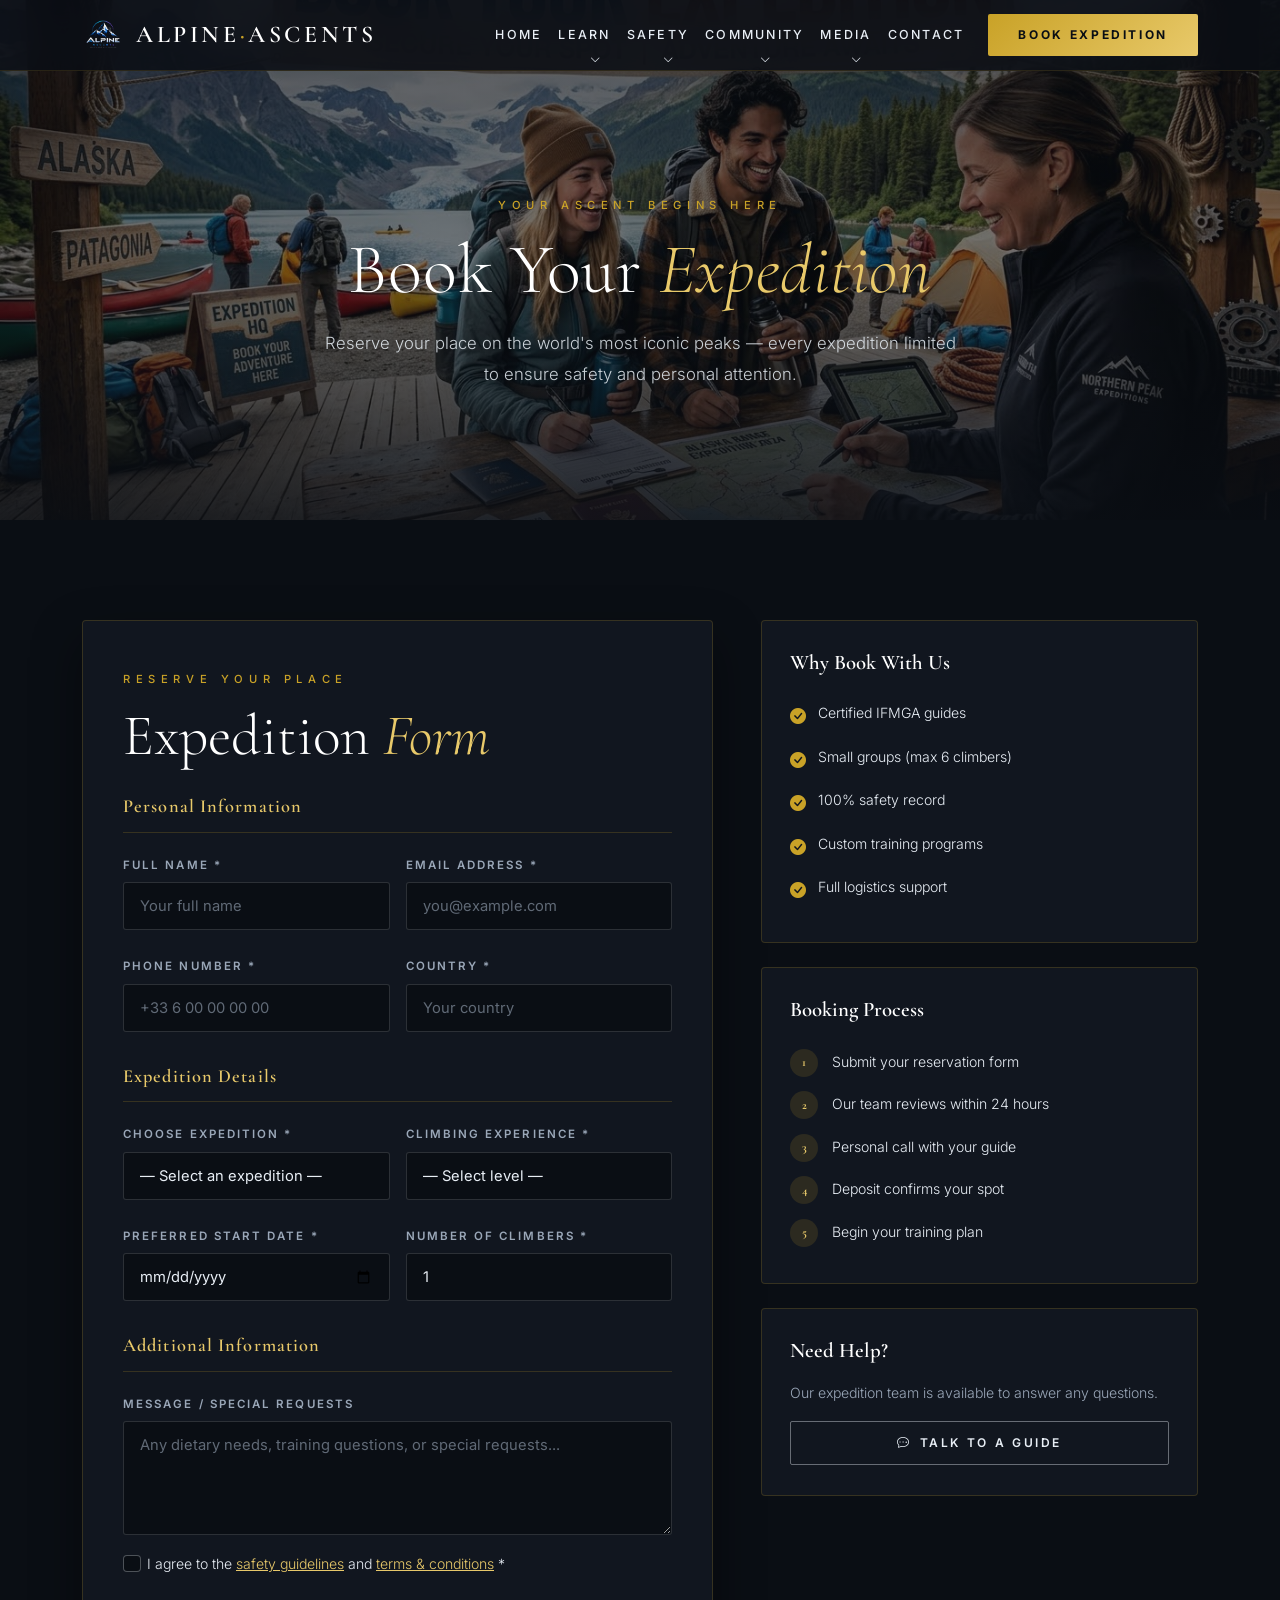
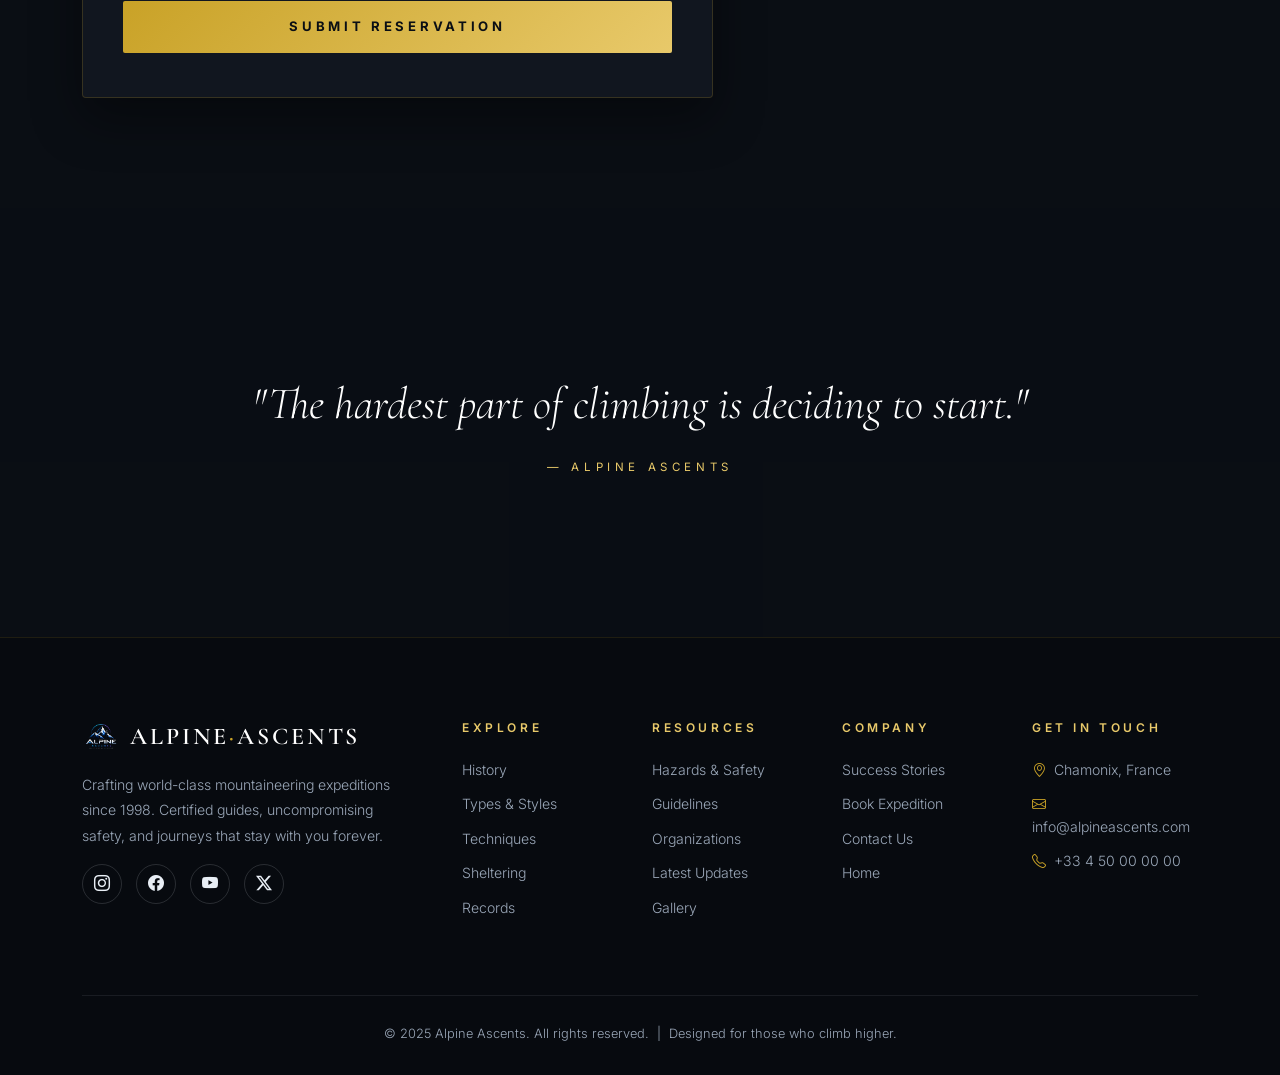
<file: html/booking.html>
<!DOCTYPE html>
<html lang="en">
<head>
  <meta charset="UTF-8">
  <meta name="viewport" content="width=device-width, initial-scale=1.0">
  <meta name="description" content="Book your Alpine Ascents expedition — reserve your place on the world's most iconic peaks.">
  <title>Book Expedition — Alpine Ascents</title>
  <!-- browser logo -->
  <link rel="icon" type="image/png" href="../images/logo.png/logo1.png">

  <link href="https://cdn.jsdelivr.net/npm/bootstrap@5.3.2/dist/css/bootstrap.min.css" rel="stylesheet">
  <link href="https://cdn.jsdelivr.net/npm/bootstrap-icons@1.11.1/font/bootstrap-icons.css" rel="stylesheet">
  <link rel="preconnect" href="https://fonts.googleapis.com">
  <link rel="preconnect" href="https://fonts.gstatic.com" crossorigin>
  <link href="https://fonts.googleapis.com/css2?family=Cormorant+Garamond:ital,wght@0,300;0,400;0,500;0,600;0,700;1,300;1,400;1,500&family=Inter:wght@300;400;500;600;700&display=swap" rel="stylesheet">

  <link rel="stylesheet" href="../css/style.css">
  <link rel="stylesheet" href="../css/booking.css">
</head>
<body>

  <div id="mainContent" class="show">

    <!-- ==========================================
         NAVBAR
    =========================================== -->
    <nav class="navbar navbar-expand-lg fixed-top" id="mainNav">
      <div class="container">

        <a class="navbar-brand d-flex align-items-center" href="../index.html">
          <img src="../images/logo.png/logo1.png" alt="Alpine Ascents" class="brand-logo">
          <span class="brand-text">ALPINE<span>·</span>ASCENTS</span>
        </a>

        <button class="navbar-toggler border-0" type="button"
                data-bs-toggle="collapse" data-bs-target="#navMenu"
                aria-controls="navMenu" aria-expanded="false" aria-label="Toggle navigation">
          <i class="bi bi-list text-white fs-2"></i>
        </button>

        <div class="collapse navbar-collapse justify-content-end" id="navMenu">
          <ul class="navbar-nav align-items-lg-center">

            <li class="nav-item">
              <a class="nav-link" href="../index.html">Home</a>
            </li>

            <li class="nav-item dropdown">
              <a class="nav-link dropdown-toggle" href="#" id="learnDropdown"
                 role="button" data-bs-toggle="dropdown" aria-expanded="false">
                Learn
              </a>
              <ul class="dropdown-menu" aria-labelledby="learnDropdown">
                <li><a class="dropdown-item" href="history.html"><i class="bi bi-clock-history"></i> History</a></li>
                <li><a class="dropdown-item" href="types-styles.html"><i class="bi bi-diagram-3"></i> Types &amp; Styles</a></li>
                <li><a class="dropdown-item" href="techniques.html"><i class="bi bi-tools"></i> Techniques</a></li>
                <li><a class="dropdown-item" href="sheltering.html"><i class="bi bi-house-door"></i> Sheltering</a></li>
              </ul>
            </li>

            <li class="nav-item dropdown">
              <a class="nav-link dropdown-toggle" href="#" id="safetyDropdown"
                 role="button" data-bs-toggle="dropdown" aria-expanded="false">
                Safety
              </a>
              <ul class="dropdown-menu" aria-labelledby="safetyDropdown">
                <li><a class="dropdown-item" href="hazards-safety.html"><i class="bi bi-shield-exclamation"></i> Hazards &amp; Safety</a></li>
                <li><a class="dropdown-item" href="guidelines.html"><i class="bi bi-journal-check"></i> Guidelines</a></li>
              </ul>
            </li>

            <li class="nav-item dropdown">
              <a class="nav-link dropdown-toggle" href="#" id="communityDropdown"
                 role="button" data-bs-toggle="dropdown" aria-expanded="false">
                Community
              </a>
              <ul class="dropdown-menu" aria-labelledby="communityDropdown">
                <li><a class="dropdown-item" href="records.html"><i class="bi bi-trophy"></i> Mountaineering Records</a></li>
                <li><a class="dropdown-item" href="organizations.html"><i class="bi bi-people"></i> Organizations &amp; Clubs</a></li>
                <li><a class="dropdown-item" href="success-stories.html"><i class="bi bi-star"></i> Success Stories</a></li>
              </ul>
            </li>

            <li class="nav-item dropdown">
              <a class="nav-link dropdown-toggle" href="#" id="mediaDropdown"
                 role="button" data-bs-toggle="dropdown" aria-expanded="false">
                Media
              </a>
              <ul class="dropdown-menu" aria-labelledby="mediaDropdown">
                <li><a class="dropdown-item" href="gallery.html"><i class="bi bi-images"></i> Gallery</a></li>
                <li><a class="dropdown-item" href="latest-developments.html"><i class="bi bi-newspaper"></i> Latest Developments</a></li>
              </ul>
            </li>

            <li class="nav-item">
              <a class="nav-link" href="contact.html">Contact</a>
            </li>

            <li class="nav-item ms-lg-3 mt-3 mt-lg-0">
              <a class="btn btn-gold active" href="booking.html">Book Expedition</a>
            </li>

          </ul>
        </div>
      </div>
    </nav>


    <!-- ==========================================
         PAGE HERO
    =========================================== -->
    <header class="page-hero" style="background-image:url('../images/image82.jpeg');">
      <div class="page-hero-overlay"></div>
      <div class="container page-hero-content text-center">
        <span class="section-eyebrow">Your Ascent Begins Here</span>
        <h1 class="page-title">Book Your <span class="italic">Expedition</span></h1>
        <p class="page-subtitle">
          Reserve your place on the world's most iconic peaks — every expedition 
          limited to ensure safety and personal attention.
        </p>
      </div>
    </header>


    <!-- ==========================================
         BOOKING FORM SECTION
    =========================================== -->
    <section class="booking-section">
      <div class="container">
        <div class="row g-5">

          <!-- LEFT: FORM -->
          <div class="col-lg-7">
            <div class="booking-form-wrap reveal">
              <span class="section-eyebrow">Reserve Your Place</span>
              <h2 class="section-title mb-4">Expedition <span class="italic">Form</span></h2>

              <form id="bookingForm" novalidate>

                <!-- Personal Info -->
                <div class="form-group-title">Personal Information</div>

                <div class="row g-3">
                  <div class="col-md-6">
                    <label class="form-label" for="fullName">Full Name *</label>
                    <input type="text" class="form-control" id="fullName" name="fullName"
                           placeholder="Your full name" required>
                    <div class="form-error" data-error-for="fullName"></div>
                  </div>

                  <div class="col-md-6">
                    <label class="form-label" for="email">Email Address *</label>
                    <input type="email" class="form-control" id="email" name="email"
                           placeholder="you@example.com" required>
                    <div class="form-error" data-error-for="email"></div>
                  </div>

                  <div class="col-md-6">
                    <label class="form-label" for="phone">Phone Number *</label>
                    <input type="tel" class="form-control" id="phone" name="phone"
                           placeholder="+33 6 00 00 00 00" required>
                    <div class="form-error" data-error-for="phone"></div>
                  </div>

                  <div class="col-md-6">
                    <label class="form-label" for="country">Country *</label>
                    <input type="text" class="form-control" id="country" name="country"
                           placeholder="Your country" required>
                    <div class="form-error" data-error-for="country"></div>
                  </div>
                </div>

                <!-- Expedition Details -->
                <div class="form-group-title mt-4">Expedition Details</div>

                <div class="row g-3">
                  <div class="col-md-6">
                    <label class="form-label" for="expedition">Choose Expedition *</label>
                    <select class="form-select" id="expedition" name="expedition" required>
                      <option value="">— Select an expedition —</option>
                      <option value="Mont Blanc">Mont Blanc · 4,808 m · 8 days</option>
                      <option value="Matterhorn">Matterhorn · 4,478 m · 10 days</option>
                      <option value="Everest">Mount Everest · 8,848 m · 60 days</option>
                      <option value="Kilimanjaro">Kilimanjaro · 5,895 m · 9 days</option>
                      <option value="Denali">Denali · 6,190 m · 21 days</option>
                      <option value="Aconcagua">Aconcagua · 6,961 m · 18 days</option>
                    </select>
                    <div class="form-error" data-error-for="expedition"></div>
                  </div>

                  <div class="col-md-6">
                    <label class="form-label" for="experience">Climbing Experience *</label>
                    <select class="form-select" id="experience" name="experience" required>
                      <option value="">— Select level —</option>
                      <option value="beginner">Beginner (no prior experience)</option>
                      <option value="intermediate">Intermediate (1–5 climbs)</option>
                      <option value="advanced">Advanced (5+ climbs)</option>
                      <option value="expert">Expert (many high-altitude climbs)</option>
                    </select>
                    <div class="form-error" data-error-for="experience"></div>
                  </div>

                  <div class="col-md-6">
                    <label class="form-label" for="date">Preferred Start Date *</label>
                    <input type="date" class="form-control" id="date" name="date" required>
                    <div class="form-error" data-error-for="date"></div>
                  </div>

                  <div class="col-md-6">
                    <label class="form-label" for="climbers">Number of Climbers *</label>
                    <input type="number" class="form-control" id="climbers" name="climbers"
                           min="1" max="10" value="1" required>
                    <div class="form-error" data-error-for="climbers"></div>
                  </div>
                </div>

                <!-- Additional Info -->
                <div class="form-group-title mt-4">Additional Information</div>

                <div class="mb-3">
                  <label class="form-label" for="message">Message / Special Requests</label>
                  <textarea class="form-control" id="message" name="message" rows="4"
                            placeholder="Any dietary needs, training questions, or special requests..."></textarea>
                </div>

                <div class="form-check mb-4">
                  <input class="form-check-input" type="checkbox" id="terms" name="terms" required>
                  <label class="form-check-label" for="terms">
                    I agree to the <a href="guidelines.html" target="_blank">safety guidelines</a> 
                    and <a href="#" target="_blank">terms &amp; conditions</a> *
                  </label>
                  <div class="form-error" data-error-for="terms"></div>
                </div>

                <button type="submit" class="btn btn-gold w-100" id="submitBtn">
                  <span class="btn-text">Submit Reservation</span>
                  <span class="btn-loading d-none">
                    <span class="spinner-border spinner-border-sm me-2"></span>Sending...
                  </span>
                </button>

                <div class="booking-success-message" id="successMessage">
                  <i class="bi bi-check-circle-fill"></i>
                  <div>
                    <strong>Reservation Request Sent!</strong>
                    <p>We'll contact you within 24 hours to confirm your expedition.</p>
                  </div>
                </div>

              </form>
            </div>
          </div>

          <!-- RIGHT: INFO PANEL -->
          <div class="col-lg-5">
            <div class="booking-info-panel reveal">

              <div class="info-card mb-4">
                <h3 class="info-title">Why Book With Us</h3>
                <ul class="info-list">
                  <li><i class="bi bi-check-circle-fill"></i> Certified IFMGA guides</li>
                  <li><i class="bi bi-check-circle-fill"></i> Small groups (max 6 climbers)</li>
                  <li><i class="bi bi-check-circle-fill"></i> 100% safety record</li>
                  <li><i class="bi bi-check-circle-fill"></i> Custom training programs</li>
                  <li><i class="bi bi-check-circle-fill"></i> Full logistics support</li>
                </ul>
              </div>

              <div class="info-card mb-4">
                <h3 class="info-title">Booking Process</h3>
                <ol class="booking-steps">
                  <li>Submit your reservation form</li>
                  <li>Our team reviews within 24 hours</li>
                  <li>Personal call with your guide</li>
                  <li>Deposit confirms your spot</li>
                  <li>Begin your training plan</li>
                </ol>
              </div>

              <div class="info-card">
                <h3 class="info-title">Need Help?</h3>
                <p class="info-text">
                  Our expedition team is available to answer any questions.
                </p>
                <a href="contact.html" class="btn btn-outline-ice w-100">
                  <i class="bi bi-chat-dots me-2"></i>Talk To A Guide
                </a>
              </div>

            </div>
          </div>

        </div>
      </div>
    </section>


    <!-- ==========================================
         PARALLAX QUOTE
    =========================================== -->
    <section class="parallax-quote" style="background-image:url('https://images.unsplash.com/photo-1454496522488-7a8e488e8606?w=1920&q=80');">
      <div class="container">
        <p class="quote-text reveal">
          "The hardest part of climbing is deciding to start."
        </p>
        <div class="quote-author reveal">— Alpine Ascents</div>
      </div>
    </section>


    <!-- ==========================================
         FOOTER
    =========================================== -->
    <footer>
      <div class="container">
        <div class="row gy-4">

          <div class="col-lg-4 col-md-6">
            <a href="../index.html" class="footer-brand-wrap d-flex align-items-center mb-3">
              <img src="../images/logo.png/logo1.png" alt="Alpine Ascents" class="footer-logo">
              <span class="footer-brand">ALPINE<span>·</span>ASCENTS</span>
            </a>
            <p class="footer-text">
              Crafting world-class mountaineering expeditions since 1998.
              Certified guides, uncompromising safety, and journeys that stay with you forever.
            </p>
            <div class="social-icons mt-3">
              <a href="#" aria-label="Instagram"><i class="bi bi-instagram"></i></a>
              <a href="#" aria-label="Facebook"><i class="bi bi-facebook"></i></a>
              <a href="#" aria-label="YouTube"><i class="bi bi-youtube"></i></a>
              <a href="#" aria-label="Twitter"><i class="bi bi-twitter-x"></i></a>
            </div>
          </div>

          <div class="col-lg-2 col-md-6 col-6">
            <div class="footer-heading">Explore</div>
            <ul class="footer-links">
              <li><a href="history.html">History</a></li>
              <li><a href="types-styles.html">Types &amp; Styles</a></li>
              <li><a href="techniques.html">Techniques</a></li>
              <li><a href="sheltering.html">Sheltering</a></li>
              <li><a href="records.html">Records</a></li>
            </ul>
          </div>

          <div class="col-lg-2 col-md-6 col-6">
            <div class="footer-heading">Resources</div>
            <ul class="footer-links">
              <li><a href="hazards-safety.html">Hazards &amp; Safety</a></li>
              <li><a href="guidelines.html">Guidelines</a></li>
              <li><a href="organizations.html">Organizations</a></li>
              <li><a href="latest-developments.html">Latest Updates</a></li>
              <li><a href="gallery.html">Gallery</a></li>
            </ul>
          </div>

          <div class="col-lg-2 col-md-6 col-6">
            <div class="footer-heading">Company</div>
            <ul class="footer-links">
              <li><a href="success-stories.html">Success Stories</a></li>
              <li><a href="booking.html">Book Expedition</a></li>
              <li><a href="contact.html">Contact Us</a></li>
              <li><a href="../index.html">Home</a></li>
            </ul>
          </div>

          <div class="col-lg-2 col-md-6 col-6">
            <div class="footer-heading">Get In Touch</div>
            <ul class="footer-links">
              <li><i class="bi bi-geo-alt me-2 text-warning"></i>Chamonix, France</li>
              <li><i class="bi bi-envelope me-2 text-warning"></i>info@alpineascents.com</li>
              <li><i class="bi bi-telephone me-2 text-warning"></i>+33 4 50 00 00 00</li>
            </ul>
          </div>

        </div>

        <div class="footer-bottom">
          &copy; 2025 Alpine Ascents. All rights reserved. &nbsp;|&nbsp;
          Designed for those who climb higher.
        </div>

      </div>
    </footer>

  </div><!-- /#mainContent -->


  <script src="https://cdn.jsdelivr.net/npm/bootstrap@5.3.2/dist/js/bootstrap.bundle.min.js"></script>
  <script src="https://code.jquery.com/jquery-3.7.1.min.js"></script>
  <script src="../js/main.js"></script>
  <script src="../js/booking.js"></script>

</body>
</html>
</file>
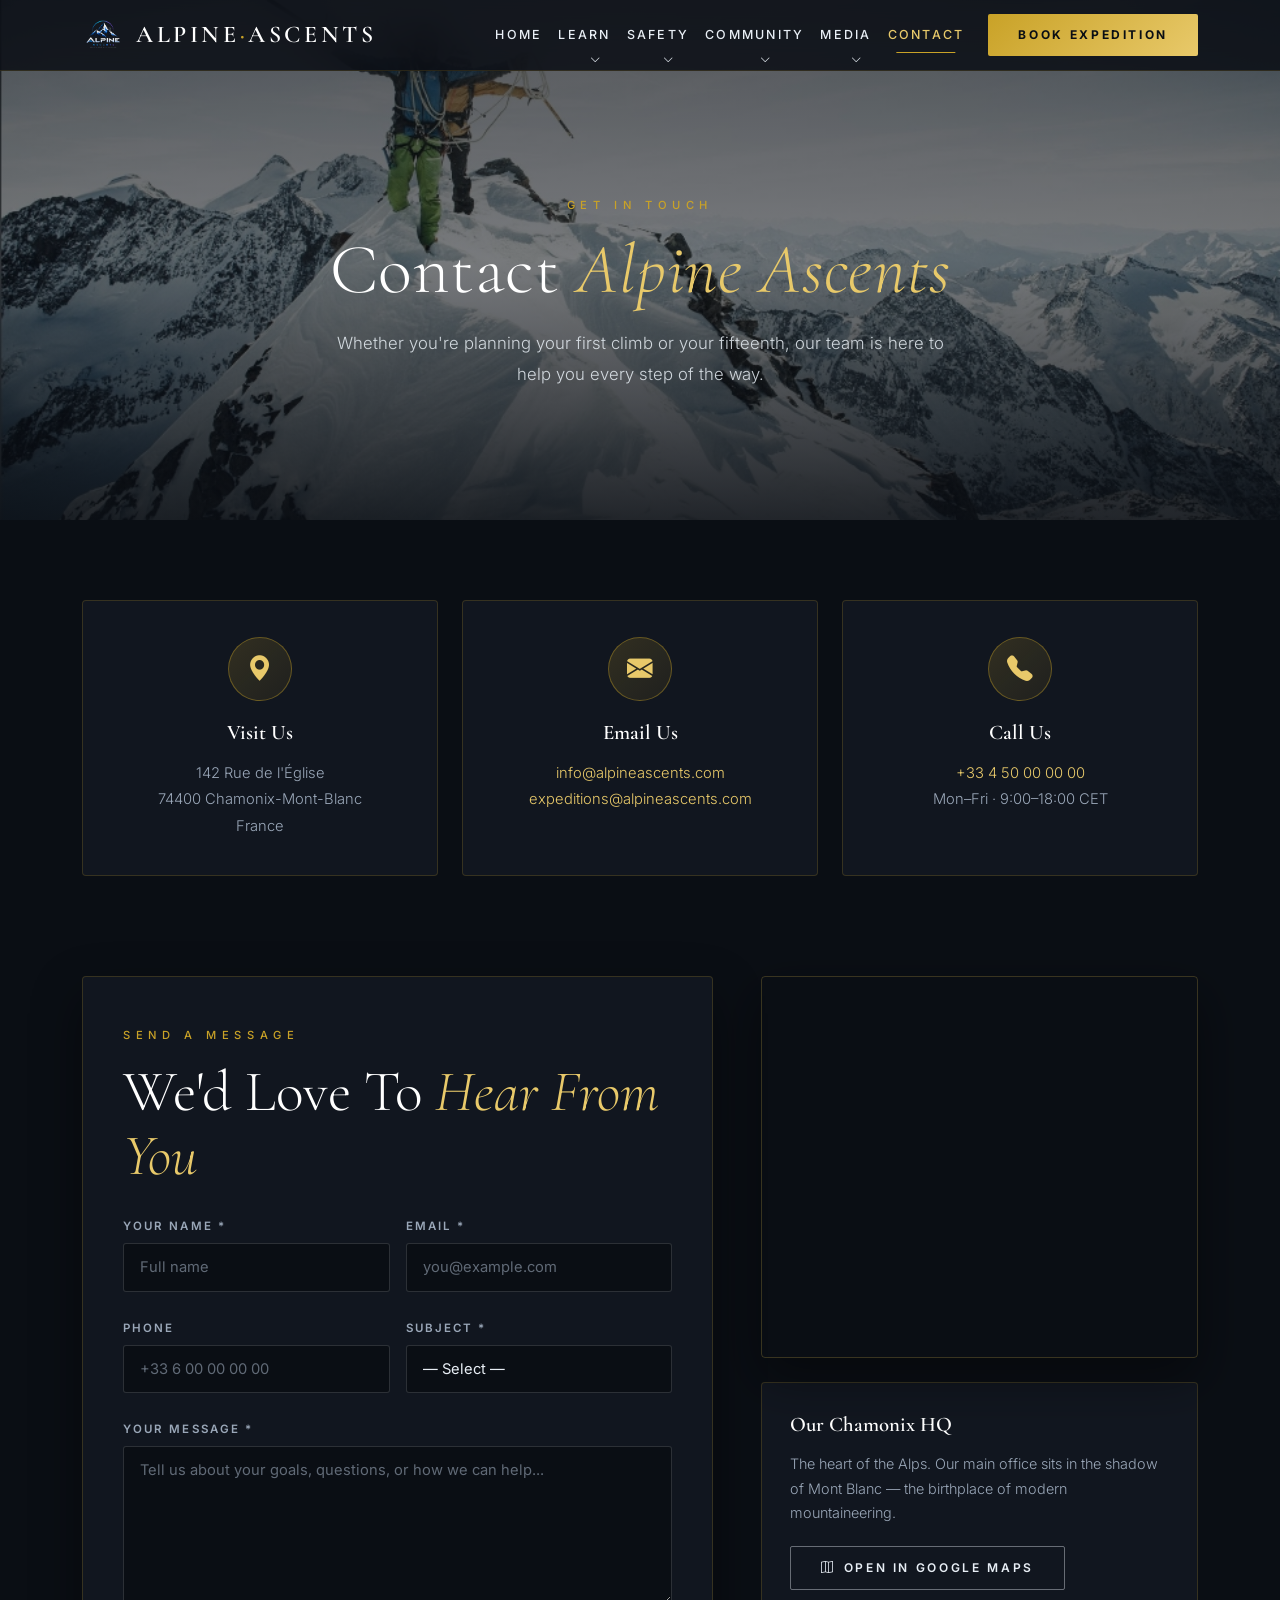
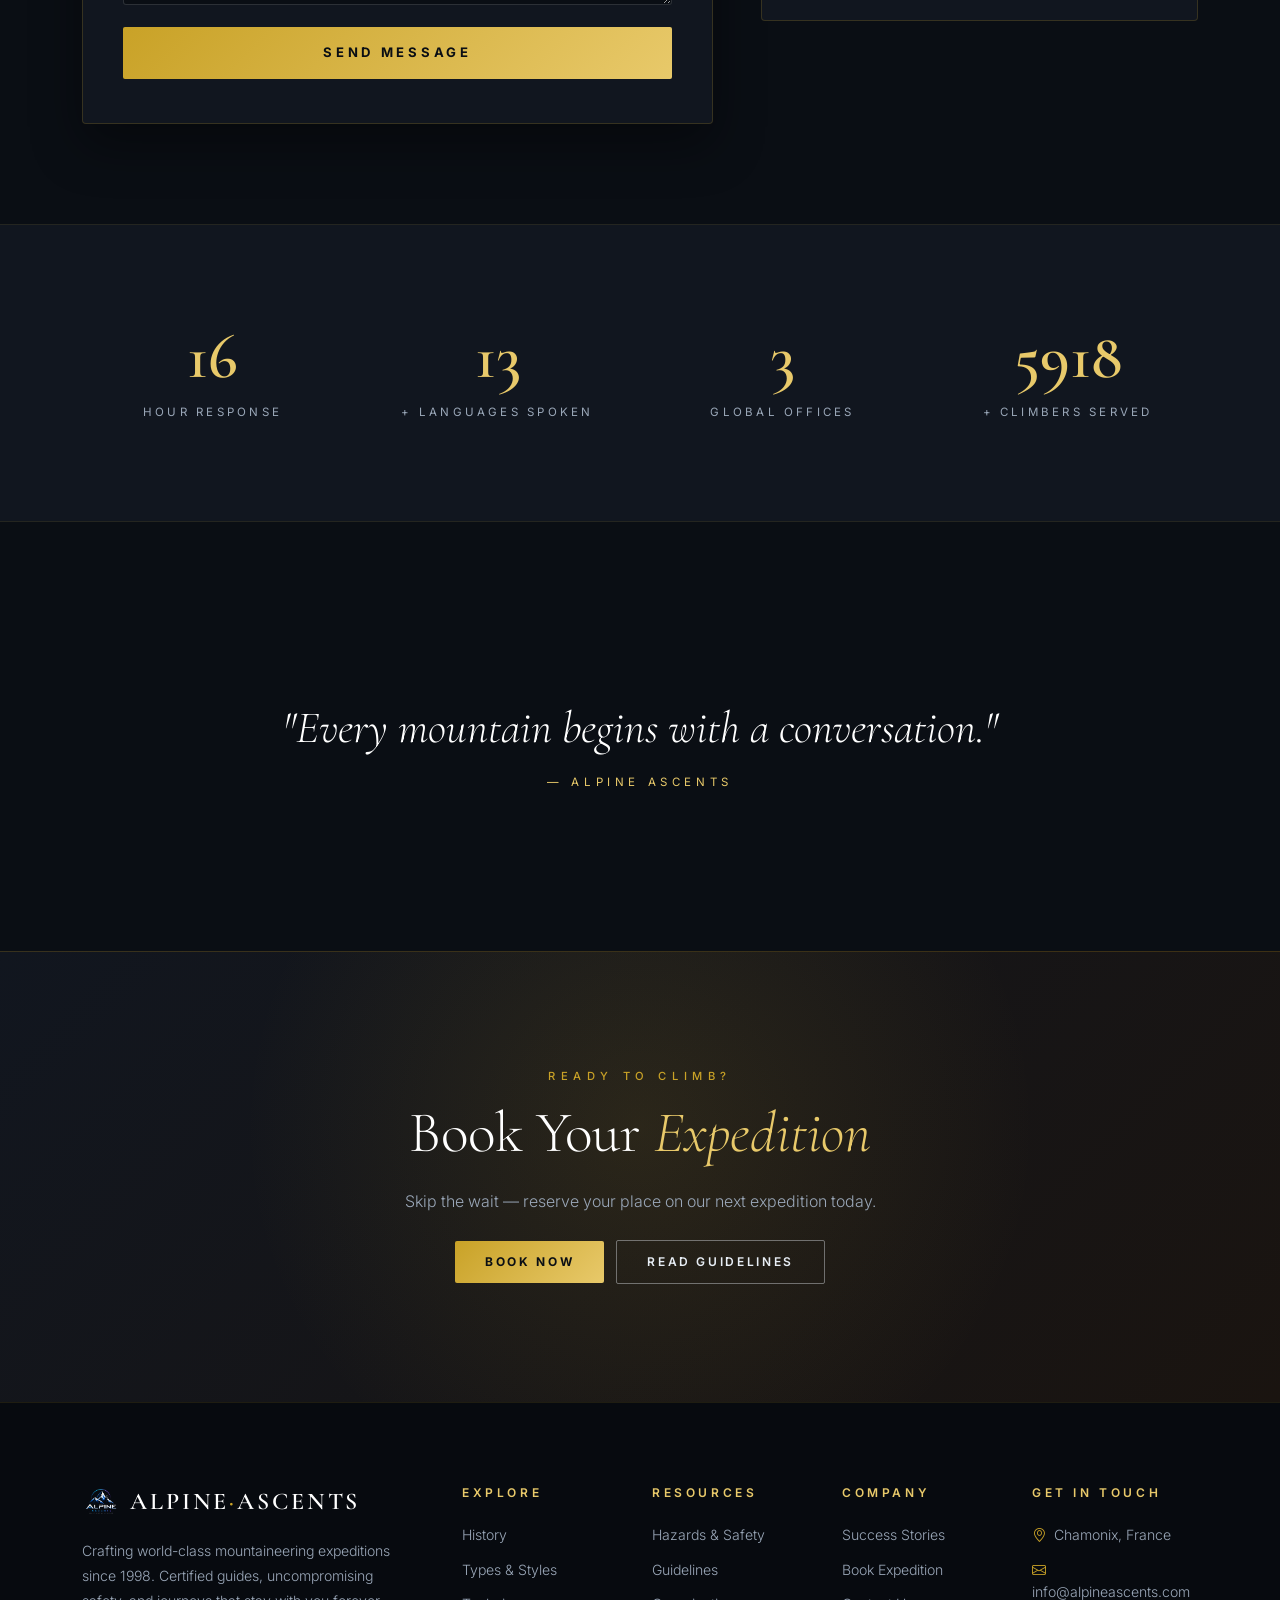
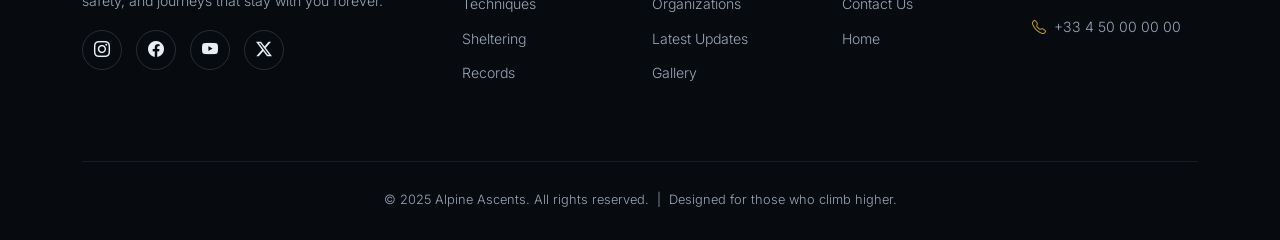
<file: html/contact.html>
<!DOCTYPE html>
<html lang="en">
<head>
  <meta charset="UTF-8">
  <meta name="viewport" content="width=device-width, initial-scale=1.0">
  <meta name="description" content="Contact Alpine Ascents — reach our team for expedition planning, training questions, or general inquiries.">
  <title>Contact Us — Alpine Ascents</title>
  <!-- browser logo -->
  <link rel="icon" type="image/png" href="../images/logo.png/logo1.png">

  <link href="https://cdn.jsdelivr.net/npm/bootstrap@5.3.2/dist/css/bootstrap.min.css" rel="stylesheet">
  <link href="https://cdn.jsdelivr.net/npm/bootstrap-icons@1.11.1/font/bootstrap-icons.css" rel="stylesheet">
  <link rel="preconnect" href="https://fonts.googleapis.com">
  <link rel="preconnect" href="https://fonts.gstatic.com" crossorigin>
  <link href="https://fonts.googleapis.com/css2?family=Cormorant+Garamond:ital,wght@0,300;0,400;0,500;0,600;0,700;1,300;1,400;1,500&family=Inter:wght@300;400;500;600;700&display=swap" rel="stylesheet">

  <link rel="stylesheet" href="../css/style.css">
  <link rel="stylesheet" href="../css/contact.css">
</head>
<body>

  <div id="mainContent" class="show">

    <!-- ==========================================
         NAVBAR
    =========================================== -->
    <nav class="navbar navbar-expand-lg fixed-top" id="mainNav">
      <div class="container">

        <a class="navbar-brand d-flex align-items-center" href="../index.html">
          <img src="../images/logo.png/logo1.png" alt="Alpine Ascents" class="brand-logo">
          <span class="brand-text">ALPINE<span>·</span>ASCENTS</span>
        </a>

        <button class="navbar-toggler border-0" type="button"
                data-bs-toggle="collapse" data-bs-target="#navMenu"
                aria-controls="navMenu" aria-expanded="false" aria-label="Toggle navigation">
          <i class="bi bi-list text-white fs-2"></i>
        </button>

        <div class="collapse navbar-collapse justify-content-end" id="navMenu">
          <ul class="navbar-nav align-items-lg-center">

            <li class="nav-item">
              <a class="nav-link" href="../index.html">Home</a>
            </li>

            <li class="nav-item dropdown">
              <a class="nav-link dropdown-toggle" href="#" id="learnDropdown"
                 role="button" data-bs-toggle="dropdown" aria-expanded="false">
                Learn
              </a>
              <ul class="dropdown-menu" aria-labelledby="learnDropdown">
                <li><a class="dropdown-item" href="history.html"><i class="bi bi-clock-history"></i> History</a></li>
                <li><a class="dropdown-item" href="types-styles.html"><i class="bi bi-diagram-3"></i> Types &amp; Styles</a></li>
                <li><a class="dropdown-item" href="techniques.html"><i class="bi bi-tools"></i> Techniques</a></li>
                <li><a class="dropdown-item" href="sheltering.html"><i class="bi bi-house-door"></i> Sheltering</a></li>
              </ul>
            </li>

            <li class="nav-item dropdown">
              <a class="nav-link dropdown-toggle" href="#" id="safetyDropdown"
                 role="button" data-bs-toggle="dropdown" aria-expanded="false">
                Safety
              </a>
              <ul class="dropdown-menu" aria-labelledby="safetyDropdown">
                <li><a class="dropdown-item" href="hazards-safety.html"><i class="bi bi-shield-exclamation"></i> Hazards &amp; Safety</a></li>
                <li><a class="dropdown-item" href="guidelines.html"><i class="bi bi-journal-check"></i> Guidelines</a></li>
              </ul>
            </li>

            <li class="nav-item dropdown">
              <a class="nav-link dropdown-toggle" href="#" id="communityDropdown"
                 role="button" data-bs-toggle="dropdown" aria-expanded="false">
                Community
              </a>
              <ul class="dropdown-menu" aria-labelledby="communityDropdown">
                <li><a class="dropdown-item" href="records.html"><i class="bi bi-trophy"></i> Mountaineering Records</a></li>
                <li><a class="dropdown-item" href="organizations.html"><i class="bi bi-people"></i> Organizations &amp; Clubs</a></li>
                <li><a class="dropdown-item" href="success-stories.html"><i class="bi bi-star"></i> Success Stories</a></li>
              </ul>
            </li>

            <li class="nav-item dropdown">
              <a class="nav-link dropdown-toggle" href="#" id="mediaDropdown"
                 role="button" data-bs-toggle="dropdown" aria-expanded="false">
                Media
              </a>
              <ul class="dropdown-menu" aria-labelledby="mediaDropdown">
                <li><a class="dropdown-item" href="gallery.html"><i class="bi bi-images"></i> Gallery</a></li>
                <li><a class="dropdown-item" href="latest-developments.html"><i class="bi bi-newspaper"></i> Latest Developments</a></li>
              </ul>
            </li>

            <li class="nav-item">
              <a class="nav-link active" href="contact.html">Contact</a>
            </li>

            <li class="nav-item ms-lg-3 mt-3 mt-lg-0">
              <a class="btn btn-gold" href="booking.html">Book Expedition</a>
            </li>

          </ul>
        </div>
      </div>
    </nav>


    <!-- ==========================================
         PAGE HERO
    =========================================== -->
    <header class="page-hero" style="background-image:url('../images/image81.jpeg');">
      <div class="page-hero-overlay"></div>
      <div class="container page-hero-content text-center">
        <span class="section-eyebrow">Get In Touch</span>
        <h1 class="page-title">Contact <span class="italic">Alpine Ascents</span></h1>
        <p class="page-subtitle">
          Whether you're planning your first climb or your fifteenth, our team is here 
          to help you every step of the way.
        </p>
      </div>
    </header>


    <!-- ==========================================
         CONTACT INFO CARDS
    =========================================== -->
    <section class="contact-info-section">
      <div class="container">
        <div class="row g-4">

          <div class="col-md-4 reveal">
            <div class="contact-info-card">
              <div class="contact-info-icon"><i class="bi bi-geo-alt-fill"></i></div>
              <h3 class="contact-info-title">Visit Us</h3>
              <p class="contact-info-text">
                142 Rue de l'Église<br>
                74400 Chamonix-Mont-Blanc<br>
                France
              </p>
            </div>
          </div>

          <div class="col-md-4 reveal">
            <div class="contact-info-card">
              <div class="contact-info-icon"><i class="bi bi-envelope-fill"></i></div>
              <h3 class="contact-info-title">Email Us</h3>
              <p class="contact-info-text">
                <a href="mailto:info@alpineascents.com">info@alpineascents.com</a><br>
                <a href="mailto:expeditions@alpineascents.com">expeditions@alpineascents.com</a>
              </p>
            </div>
          </div>

          <div class="col-md-4 reveal">
            <div class="contact-info-card">
              <div class="contact-info-icon"><i class="bi bi-telephone-fill"></i></div>
              <h3 class="contact-info-title">Call Us</h3>
              <p class="contact-info-text">
                <a href="tel:+33450000000">+33 4 50 00 00 00</a><br>
                Mon–Fri · 9:00–18:00 CET
              </p>
            </div>
          </div>

        </div>
      </div>
    </section>


    <!-- ==========================================
         CONTACT FORM + MAP
    =========================================== -->
    <section class="contact-section">
      <div class="container">
        <div class="row g-5">

          <!-- FORM -->
          <div class="col-lg-7">
            <div class="contact-form-wrap reveal">
              <span class="section-eyebrow">Send A Message</span>
              <h2 class="section-title mb-4">We'd Love To <span class="italic">Hear From You</span></h2>

              <form id="contactForm" novalidate>
                <div class="row g-3">

                  <div class="col-md-6">
                    <label class="form-label" for="name">Your Name *</label>
                    <input type="text" class="form-control" id="name" name="name"
                           placeholder="Full name" required>
                    <div class="form-error" data-error-for="name"></div>
                  </div>

                  <div class="col-md-6">
                    <label class="form-label" for="email">Email *</label>
                    <input type="email" class="form-control" id="email" name="email"
                           placeholder="you@example.com" required>
                    <div class="form-error" data-error-for="email"></div>
                  </div>

                  <div class="col-md-6">
                    <label class="form-label" for="phone">Phone</label>
                    <input type="tel" class="form-control" id="phone" name="phone"
                           placeholder="+33 6 00 00 00 00">
                  </div>

                  <div class="col-md-6">
                    <label class="form-label" for="subject">Subject *</label>
                    <select class="form-select" id="subject" name="subject" required>
                      <option value="">— Select —</option>
                      <option value="expedition">Expedition Inquiry</option>
                      <option value="training">Training &amp; Preparation</option>
                      <option value="gear">Gear &amp; Equipment</option>
                      <option value="general">General Question</option>
                    </select>
                    <div class="form-error" data-error-for="subject"></div>
                  </div>

                  <div class="col-12">
                    <label class="form-label" for="message">Your Message *</label>
                    <textarea class="form-control" id="message" name="message" rows="6"
                              placeholder="Tell us about your goals, questions, or how we can help..."
                              required></textarea>
                    <div class="form-error" data-error-for="message"></div>
                  </div>

                  <div class="col-12">
                    <button type="submit" class="btn btn-gold w-100" id="submitBtn">
                      <span class="btn-text">Send Message</span>
                      <span class="btn-loading d-none">
                        <span class="spinner-border spinner-border-sm me-2"></span>Sending...
                      </span>
                    </button>
                  </div>

                </div>

                <div class="contact-success-message" id="successMessage">
                  <i class="bi bi-check-circle-fill"></i>
                  <div>
                    <strong>Message Sent!</strong>
                    <p>Thank you for reaching out — we'll reply within 24 hours.</p>
                  </div>
                </div>

              </form>
            </div>
          </div>

          <!-- MAP + INFO -->
          <div class="col-lg-5">
            <div class="contact-map-wrap reveal">
              <div class="map-wrapper">
                <iframe
                  src="https://maps.google.com/maps?q=Chamonix-Mont-Blanc,France&t=&z=13&ie=UTF8&iwloc=&output=embed"
                  width="100%"
                  height="380"
                  style="border:0;"
                  allowfullscreen=""
                  loading="lazy"
                  referrerpolicy="no-referrer-when-downgrade"
                  title="Alpine Ascents Location — Chamonix">
                </iframe>
              </div>
              <div class="contact-location-info">
                <h4>Our Chamonix HQ</h4>
                <p>
                  The heart of the Alps. Our main office sits in the shadow of Mont Blanc — 
                  the birthplace of modern mountaineering.
                </p>
                <a href="https://maps.google.com/?q=Chamonix-Mont-Blanc" target="_blank" class="btn btn-outline-ice">
                  <i class="bi bi-map me-2"></i>Open in Google Maps
                </a>
              </div>
            </div>
          </div>

        </div>
      </div>
    </section>


    <!-- ==========================================
         STATS
    =========================================== -->
    <section class="stats-section">
      <div class="container">
        <div class="row">

          <div class="col-6 col-md-3">
            <div class="stat-item">
              <div class="stat-num" data-count="24">0</div>
              <div class="stat-label">Hour Response</div>
            </div>
          </div>

          <div class="col-6 col-md-3">
            <div class="stat-item">
              <div class="stat-num" data-count="20">0</div>
              <div class="stat-label">+ Languages Spoken</div>
            </div>
          </div>

          <div class="col-6 col-md-3">
            <div class="stat-item">
              <div class="stat-num" data-count="5">0</div>
              <div class="stat-label">Global Offices</div>
            </div>
          </div>

          <div class="col-6 col-md-3">
            <div class="stat-item">
              <div class="stat-num" data-count="8500">0</div>
              <div class="stat-label">+ Climbers Served</div>
            </div>
          </div>

        </div>
      </div>
    </section>


    <!-- ==========================================
         PARALLAX QUOTE
    =========================================== -->
    <section class="parallax-quote" style="background-image:url('https://images.unsplash.com/photo-1454496522488-7a8e488e8606?w=1920&q=80');">
      <div class="container">
        <p class="quote-text reveal">
          "Every mountain begins with a conversation."
        </p>
        <div class="quote-author reveal">— Alpine Ascents</div>
      </div>
    </section>


    <!-- ==========================================
         CTA
    =========================================== -->
    <section class="cta-section">
      <div class="container">
        <div class="reveal">
          <span class="section-eyebrow">Ready To Climb?</span>
          <h2 class="section-title">
            Book Your <span class="italic">Expedition</span>
          </h2>
          <p class="section-desc mx-auto mb-4">
            Skip the wait — reserve your place on our next expedition today.
          </p>
          <a href="booking.html" class="btn btn-gold me-2 mb-2">Book Now</a>
          <a href="guidelines.html" class="btn btn-outline-ice mb-2">Read Guidelines</a>
        </div>
      </div>
    </section>


    <!-- ==========================================
         FOOTER
    =========================================== -->
    <footer>
      <div class="container">
        <div class="row gy-4">

          <div class="col-lg-4 col-md-6">
            <a href="../index.html" class="footer-brand-wrap d-flex align-items-center mb-3">
              <img src="../images/logo.png/logo1.png" alt="Alpine Ascents" class="footer-logo">
              <span class="footer-brand">ALPINE<span>·</span>ASCENTS</span>
            </a>
            <p class="footer-text">
              Crafting world-class mountaineering expeditions since 1998.
              Certified guides, uncompromising safety, and journeys that stay with you forever.
            </p>
            <div class="social-icons mt-3">
              <a href="#" aria-label="Instagram"><i class="bi bi-instagram"></i></a>
              <a href="#" aria-label="Facebook"><i class="bi bi-facebook"></i></a>
              <a href="#" aria-label="YouTube"><i class="bi bi-youtube"></i></a>
              <a href="#" aria-label="Twitter"><i class="bi bi-twitter-x"></i></a>
            </div>
          </div>

          <div class="col-lg-2 col-md-6 col-6">
            <div class="footer-heading">Explore</div>
            <ul class="footer-links">
              <li><a href="history.html">History</a></li>
              <li><a href="types-styles.html">Types &amp; Styles</a></li>
              <li><a href="techniques.html">Techniques</a></li>
              <li><a href="sheltering.html">Sheltering</a></li>
              <li><a href="records.html">Records</a></li>
            </ul>
          </div>

          <div class="col-lg-2 col-md-6 col-6">
            <div class="footer-heading">Resources</div>
            <ul class="footer-links">
              <li><a href="hazards-safety.html">Hazards &amp; Safety</a></li>
              <li><a href="guidelines.html">Guidelines</a></li>
              <li><a href="organizations.html">Organizations</a></li>
              <li><a href="latest-developments.html">Latest Updates</a></li>
              <li><a href="gallery.html">Gallery</a></li>
            </ul>
          </div>

          <div class="col-lg-2 col-md-6 col-6">
            <div class="footer-heading">Company</div>
            <ul class="footer-links">
              <li><a href="success-stories.html">Success Stories</a></li>
              <li><a href="booking.html">Book Expedition</a></li>
              <li><a href="contact.html">Contact Us</a></li>
              <li><a href="../index.html">Home</a></li>
            </ul>
          </div>

          <div class="col-lg-2 col-md-6 col-6">
            <div class="footer-heading">Get In Touch</div>
            <ul class="footer-links">
              <li><i class="bi bi-geo-alt me-2 text-warning"></i>Chamonix, France</li>
              <li><i class="bi bi-envelope me-2 text-warning"></i>info@alpineascents.com</li>
              <li><i class="bi bi-telephone me-2 text-warning"></i>+33 4 50 00 00 00</li>
            </ul>
          </div>

        </div>

        <div class="footer-bottom">
          &copy; 2025 Alpine Ascents. All rights reserved. &nbsp;|&nbsp;
          Designed for those who climb higher.
        </div>

      </div>
    </footer>

  </div><!-- /#mainContent -->


  <script src="https://cdn.jsdelivr.net/npm/bootstrap@5.3.2/dist/js/bootstrap.bundle.min.js"></script>
  <script src="https://code.jquery.com/jquery-3.7.1.min.js"></script>
  <script src="../js/main.js"></script>
  <script src="../js/contact.js"></script>

</body>
</html>
</file>
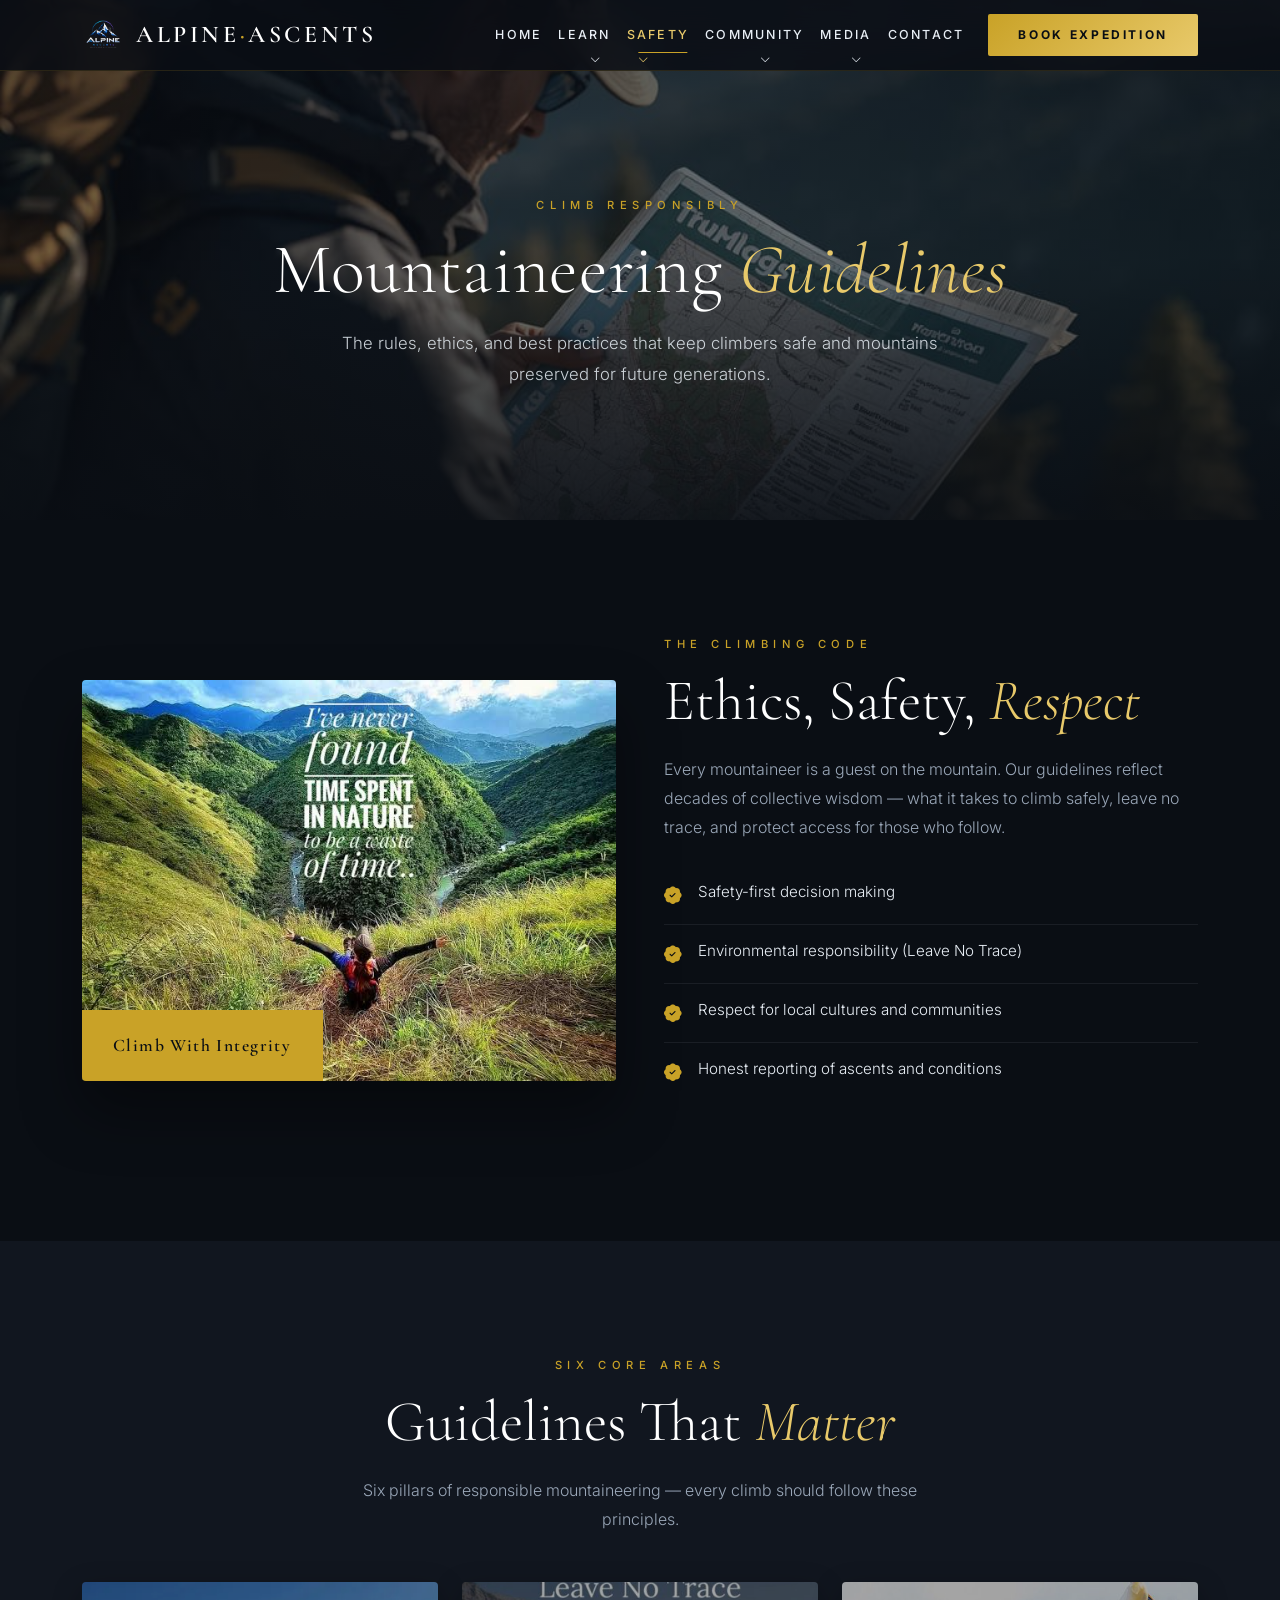
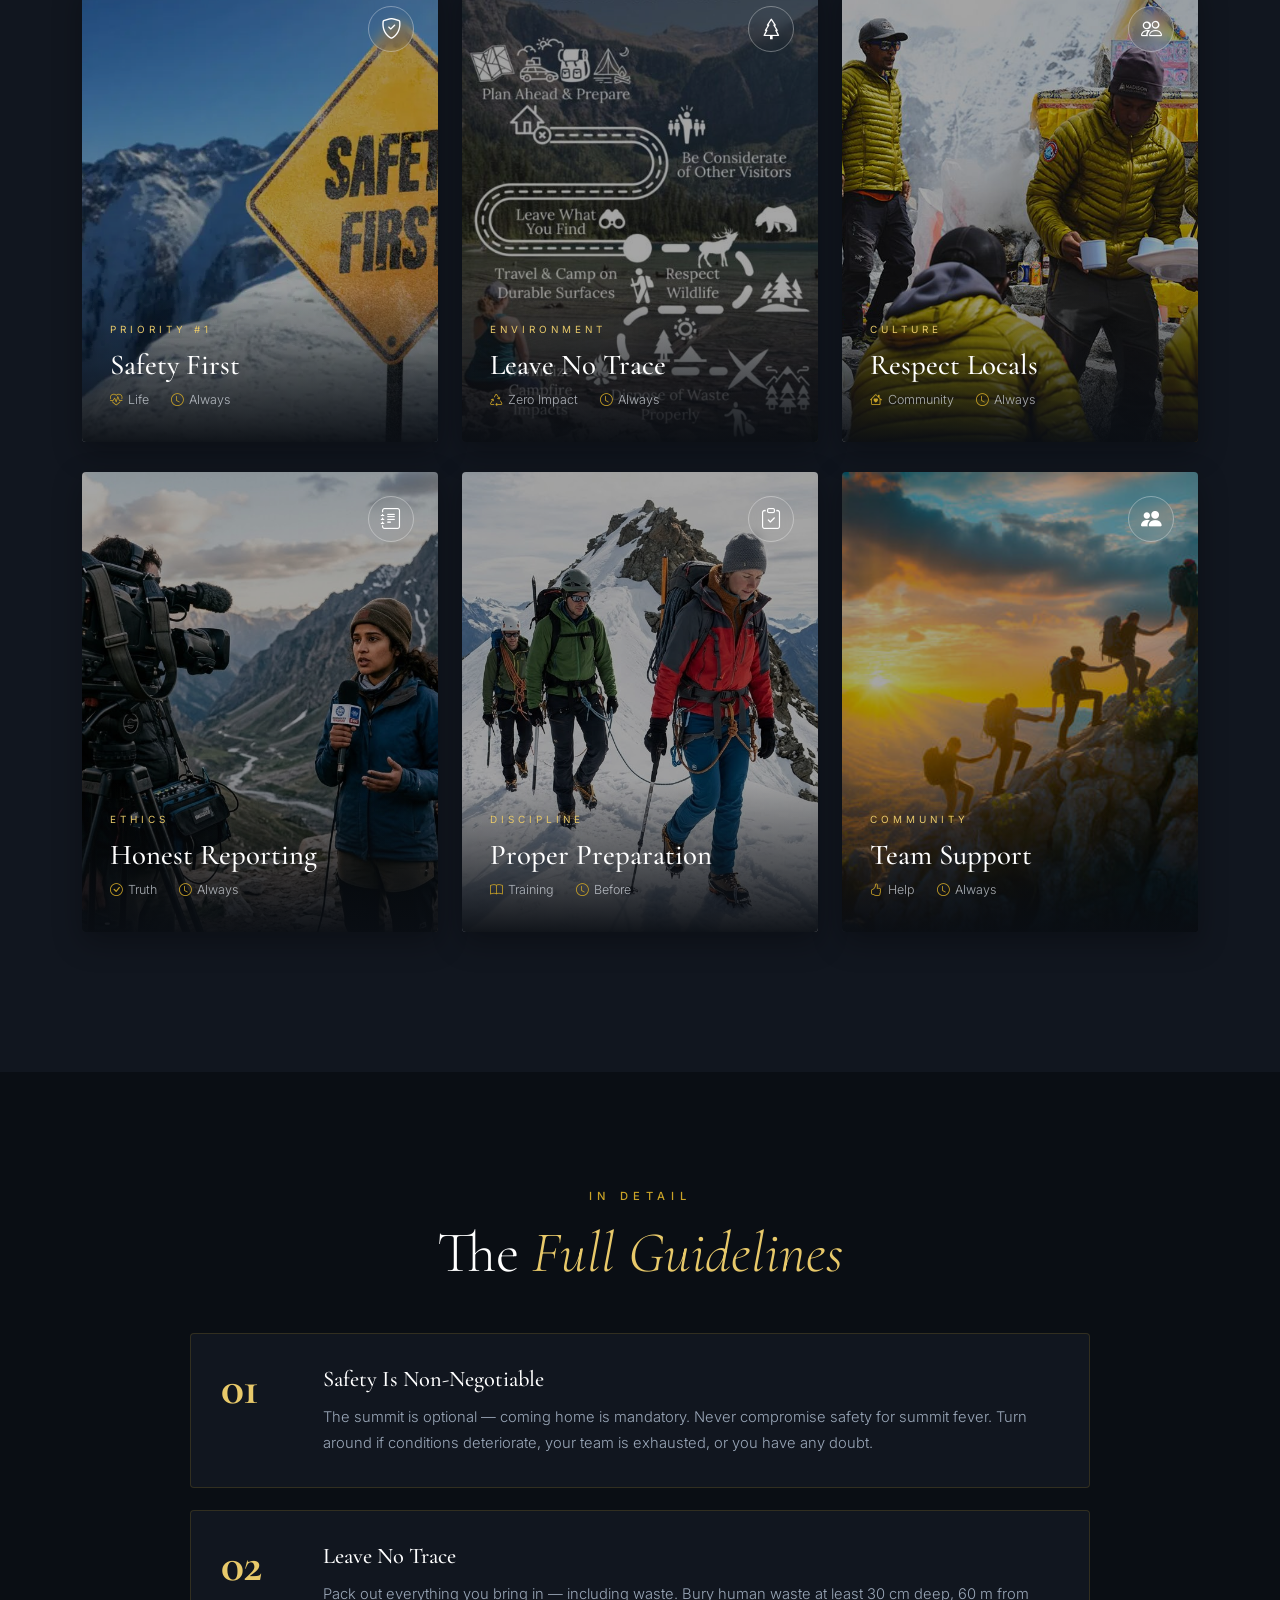
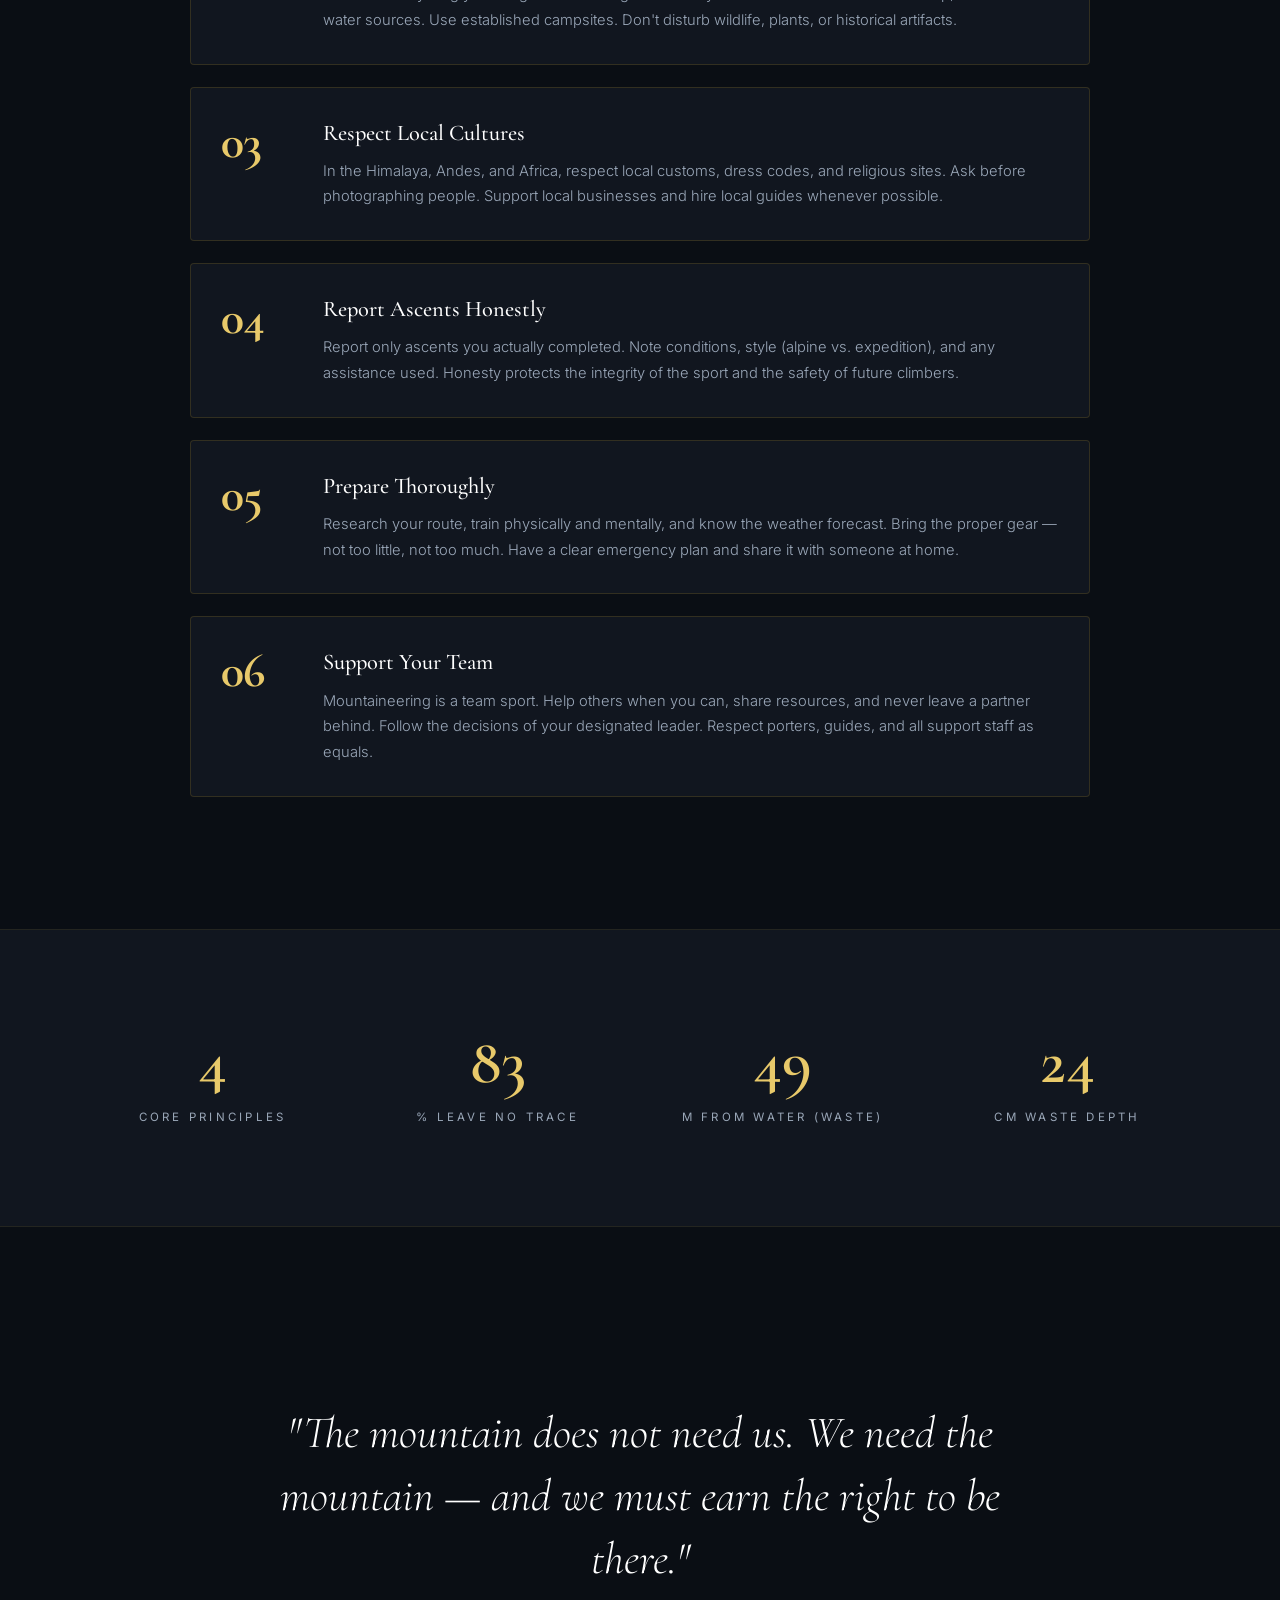
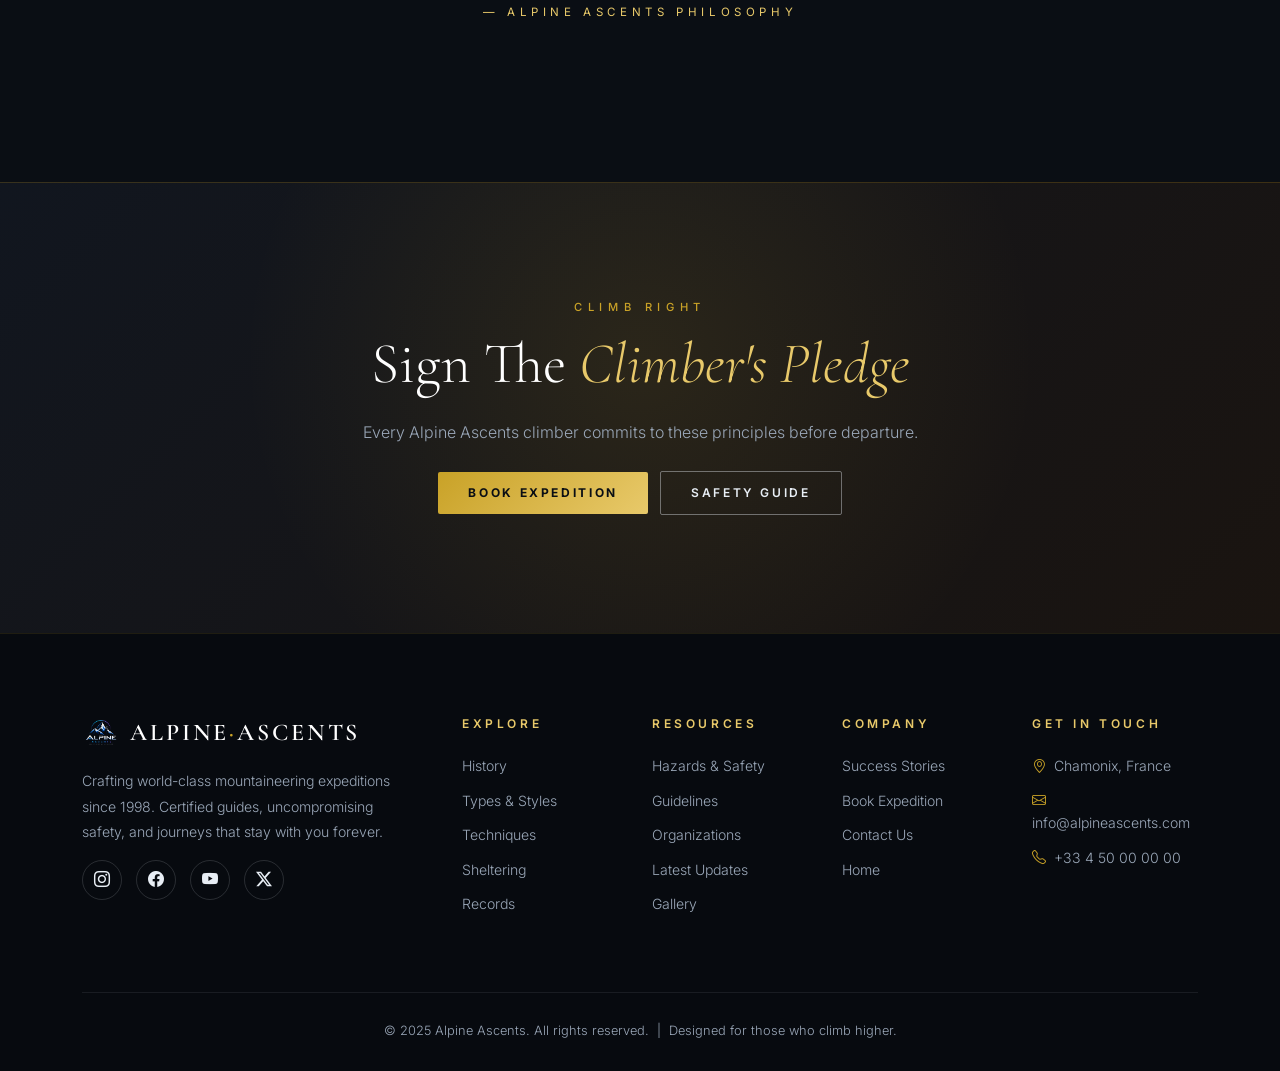
<file: html/guidelines.html>
<!DOCTYPE html>
<html lang="en">
<head>
  <meta charset="UTF-8">
  <meta name="viewport" content="width=device-width, initial-scale=1.0">
  <meta name="description" content="Mountaineering guidelines — safety rules, environmental responsibility, and best practices for responsible climbing.">
  <title>Mountaineering Guidelines — Alpine Ascents</title>
  <!-- browser logo -->
  <link rel="icon" type="image/png" href="../images/logo.png/logo1.png">

  <link href="https://cdn.jsdelivr.net/npm/bootstrap@5.3.2/dist/css/bootstrap.min.css" rel="stylesheet">
  <link href="https://cdn.jsdelivr.net/npm/bootstrap-icons@1.11.1/font/bootstrap-icons.css" rel="stylesheet">
  <link rel="preconnect" href="https://fonts.googleapis.com">
  <link rel="preconnect" href="https://fonts.gstatic.com" crossorigin>
  <link href="https://fonts.googleapis.com/css2?family=Cormorant+Garamond:ital,wght@0,300;0,400;0,500;0,600;0,700;1,300;1,400;1,500&family=Inter:wght@300;400;500;600;700&display=swap" rel="stylesheet">

  <link rel="stylesheet" href="../css/style.css">
  <link rel="stylesheet" href="../css/guidelines.css">
</head>
<body>

  <div id="mainContent" class="show">

    <!-- ==========================================
         NAVBAR
    =========================================== -->
    <nav class="navbar navbar-expand-lg fixed-top" id="mainNav">
      <div class="container">

        <a class="navbar-brand d-flex align-items-center" href="../index.html">
          <img src="../images/logo.png/logo1.png" alt="Alpine Ascents" class="brand-logo">
          <span class="brand-text">ALPINE<span>·</span>ASCENTS</span>
        </a>

        <button class="navbar-toggler border-0" type="button"
                data-bs-toggle="collapse" data-bs-target="#navMenu"
                aria-controls="navMenu" aria-expanded="false" aria-label="Toggle navigation">
          <i class="bi bi-list text-white fs-2"></i>
        </button>

        <div class="collapse navbar-collapse justify-content-end" id="navMenu">
          <ul class="navbar-nav align-items-lg-center">

            <li class="nav-item">
              <a class="nav-link" href="../index.html">Home</a>
            </li>

            <li class="nav-item dropdown">
              <a class="nav-link dropdown-toggle" href="#" id="learnDropdown"
                 role="button" data-bs-toggle="dropdown" aria-expanded="false">
                Learn
              </a>
              <ul class="dropdown-menu" aria-labelledby="learnDropdown">
                <li><a class="dropdown-item" href="history.html"><i class="bi bi-clock-history"></i> History</a></li>
                <li><a class="dropdown-item" href="types-styles.html"><i class="bi bi-diagram-3"></i> Types &amp; Styles</a></li>
                <li><a class="dropdown-item" href="techniques.html"><i class="bi bi-tools"></i> Techniques</a></li>
                <li><a class="dropdown-item" href="sheltering.html"><i class="bi bi-house-door"></i> Sheltering</a></li>
              </ul>
            </li>

            <li class="nav-item dropdown">
              <a class="nav-link dropdown-toggle active" href="#" id="safetyDropdown"
                 role="button" data-bs-toggle="dropdown" aria-expanded="false">
                Safety
              </a>
              <ul class="dropdown-menu" aria-labelledby="safetyDropdown">
                <li><a class="dropdown-item" href="hazards-safety.html"><i class="bi bi-shield-exclamation"></i> Hazards &amp; Safety</a></li>
                <li><a class="dropdown-item active" href="guidelines.html"><i class="bi bi-journal-check"></i> Guidelines</a></li>
              </ul>
            </li>

            <li class="nav-item dropdown">
              <a class="nav-link dropdown-toggle" href="#" id="communityDropdown"
                 role="button" data-bs-toggle="dropdown" aria-expanded="false">
                Community
              </a>
              <ul class="dropdown-menu" aria-labelledby="communityDropdown">
                <li><a class="dropdown-item" href="records.html"><i class="bi bi-trophy"></i> Mountaineering Records</a></li>
                <li><a class="dropdown-item" href="organizations.html"><i class="bi bi-people"></i> Organizations &amp; Clubs</a></li>
                <li><a class="dropdown-item" href="success-stories.html"><i class="bi bi-star"></i> Success Stories</a></li>
              </ul>
            </li>

            <li class="nav-item dropdown">
              <a class="nav-link dropdown-toggle" href="#" id="mediaDropdown"
                 role="button" data-bs-toggle="dropdown" aria-expanded="false">
                Media
              </a>
              <ul class="dropdown-menu" aria-labelledby="mediaDropdown">
                <li><a class="dropdown-item" href="gallery.html"><i class="bi bi-images"></i> Gallery</a></li>
                <li><a class="dropdown-item" href="latest-developments.html"><i class="bi bi-newspaper"></i> Latest Developments</a></li>
              </ul>
            </li>

            <li class="nav-item">
              <a class="nav-link" href="contact.html">Contact</a>
            </li>

            <li class="nav-item ms-lg-3 mt-3 mt-lg-0">
              <a class="btn btn-gold" href="booking.html">Book Expedition</a>
            </li>

          </ul>
        </div>
      </div>
    </nav>


    <!-- ==========================================
         PAGE HERO
    =========================================== -->
    <header class="page-hero" style="background-image:url('../images/image37.jpeg');">
      <div class="page-hero-overlay"></div>
      <div class="container page-hero-content text-center">
        <span class="section-eyebrow">Climb Responsibly</span>
        <h1 class="page-title">Mountaineering <span class="italic">Guidelines</span></h1>
        <p class="page-subtitle">
          The rules, ethics, and best practices that keep climbers safe and mountains 
          preserved for future generations.
        </p>
      </div>
    </header>


    <!-- ==========================================
         INTRO
    =========================================== -->
    <section class="about-section">
      <div class="container">
        <div class="row align-items-center g-5">

          <div class="col-lg-6 reveal">
            <div class="feature-img-wrap">
              <img src="../images/images38.jpg"
                   alt="Responsible climbing">
              <div class="feature-badge">Climb With Integrity</div>
            </div>
          </div>

          <div class="col-lg-6 reveal">
            <span class="section-eyebrow">The Climbing Code</span>
            <h2 class="section-title">
              Ethics, Safety, <span class="italic">Respect</span>
            </h2>
            <p class="section-desc">
              Every mountaineer is a guest on the mountain. Our guidelines reflect 
              decades of collective wisdom — what it takes to climb safely, leave no trace, 
              and protect access for those who follow.
            </p>

            <ul class="exp-list mt-4">
              <li><i class="bi bi-patch-check-fill"></i> Safety-first decision making</li>
              <li><i class="bi bi-patch-check-fill"></i> Environmental responsibility (Leave No Trace)</li>
              <li><i class="bi bi-patch-check-fill"></i> Respect for local cultures and communities</li>
              <li><i class="bi bi-patch-check-fill"></i> Honest reporting of ascents and conditions</li>
            </ul>
          </div>

        </div>
      </div>
    </section>


    <!-- ==========================================
         GUIDELINE CARDS
    =========================================== -->
    <section class="expeditions-section">
      <div class="container">

        <div class="text-center mb-5 reveal">
          <span class="section-eyebrow">Six Core Areas</span>
          <h2 class="section-title">Guidelines That <span class="italic">Matter</span></h2>
          <p class="section-desc mx-auto">
            Six pillars of responsible mountaineering — every climb should follow these principles.
          </p>
        </div>

        <div class="row">

          <div class="col-md-6 col-lg-4 reveal">
            <div class="expedition-card">
              <img src="../images/image39.webp" alt="Safety First">
              <div class="exp-arrow"><i class="bi bi-shield-check"></i></div>
              <div class="expedition-body">
                <div class="exp-region">Priority #1</div>
                <h3 class="exp-title">Safety First</h3>
                <div class="exp-meta">
                  <span><i class="bi bi-heart-pulse"></i>Life</span>
                  <span><i class="bi bi-clock"></i>Always</span>
                </div>
              </div>
            </div>
          </div>

          <div class="col-md-6 col-lg-4 reveal">
            <div class="expedition-card">
              <img src="../images/image40.jpg" alt="Leave No Trace">
              <div class="exp-arrow"><i class="bi bi-tree"></i></div>
              <div class="expedition-body">
                <div class="exp-region">Environment</div>
                <h3 class="exp-title">Leave No Trace</h3>
                <div class="exp-meta">
                  <span><i class="bi bi-recycle"></i>Zero Impact</span>
                  <span><i class="bi bi-clock"></i>Always</span>
                </div>
              </div>
            </div>
          </div>

          <div class="col-md-6 col-lg-4 reveal">
            <div class="expedition-card">
              <img src="../images/image41.jpg" alt="Respect Locals">
              <div class="exp-arrow"><i class="bi bi-people"></i></div>
              <div class="expedition-body">
                <div class="exp-region">Culture</div>
                <h3 class="exp-title">Respect Locals</h3>
                <div class="exp-meta">
                  <span><i class="bi bi-house-heart"></i>Community</span>
                  <span><i class="bi bi-clock"></i>Always</span>
                </div>
              </div>
            </div>
          </div>

          <div class="col-md-6 col-lg-4 reveal">
            <div class="expedition-card">
              <img src="../images/image42.jpeg" alt="Honest Reporting">
              <div class="exp-arrow"><i class="bi bi-journal-text"></i></div>
              <div class="expedition-body">
                <div class="exp-region">Ethics</div>
                <h3 class="exp-title">Honest Reporting</h3>
                <div class="exp-meta">
                  <span><i class="bi bi-check-circle"></i>Truth</span>
                  <span><i class="bi bi-clock"></i>Always</span>
                </div>
              </div>
            </div>
          </div>

          <div class="col-md-6 col-lg-4 reveal">
            <div class="expedition-card">
              <img src="../images/image44.jpeg" alt="Proper Preparation">
              <div class="exp-arrow"><i class="bi bi-clipboard-check"></i></div>
              <div class="expedition-body">
                <div class="exp-region">Discipline</div>
                <h3 class="exp-title">Proper Preparation</h3>
                <div class="exp-meta">
                  <span><i class="bi bi-book"></i>Training</span>
                  <span><i class="bi bi-clock"></i>Before</span>
                </div>
              </div>
            </div>
          </div>

          <div class="col-md-6 col-lg-4 reveal">
            <div class="expedition-card">
              <img src="../images/image43.jpg" alt="Team Support">
              <div class="exp-arrow"><i class="bi bi-people-fill"></i></div>
              <div class="expedition-body">
                <div class="exp-region">Community</div>
                <h3 class="exp-title">Team Support</h3>
                <div class="exp-meta">
                  <span><i class="bi bi-hand-thumbs-up"></i>Help</span>
                  <span><i class="bi bi-clock"></i>Always</span>
                </div>
              </div>
            </div>
          </div>

        </div>

      </div>
    </section>


    <!-- ==========================================
         DETAILED GUIDELINES
    =========================================== -->
    <section class="about-section">
      <div class="container">

        <div class="text-center mb-5 reveal">
          <span class="section-eyebrow">In Detail</span>
          <h2 class="section-title">The <span class="italic">Full Guidelines</span></h2>
        </div>

        <div class="guidelines-list">

          <div class="guideline-item reveal">
            <div class="guideline-number">01</div>
            <div class="guideline-content">
              <h3 class="guideline-title">Safety Is Non-Negotiable</h3>
              <p class="guideline-text">
                The summit is optional — coming home is mandatory. Never compromise safety 
                for summit fever. Turn around if conditions deteriorate, your team is exhausted, 
                or you have any doubt.
              </p>
            </div>
          </div>

          <div class="guideline-item reveal">
            <div class="guideline-number">02</div>
            <div class="guideline-content">
              <h3 class="guideline-title">Leave No Trace</h3>
              <p class="guideline-text">
                Pack out everything you bring in — including waste. Bury human waste at least 
                30 cm deep, 60 m from water sources. Use established campsites. Don't disturb 
                wildlife, plants, or historical artifacts.
              </p>
            </div>
          </div>

          <div class="guideline-item reveal">
            <div class="guideline-number">03</div>
            <div class="guideline-content">
              <h3 class="guideline-title">Respect Local Cultures</h3>
              <p class="guideline-text">
                In the Himalaya, Andes, and Africa, respect local customs, dress codes, and 
                religious sites. Ask before photographing people. Support local businesses 
                and hire local guides whenever possible.
              </p>
            </div>
          </div>

          <div class="guideline-item reveal">
            <div class="guideline-number">04</div>
            <div class="guideline-content">
              <h3 class="guideline-title">Report Ascents Honestly</h3>
              <p class="guideline-text">
                Report only ascents you actually completed. Note conditions, style (alpine vs. 
                expedition), and any assistance used. Honesty protects the integrity of the sport 
                and the safety of future climbers.
              </p>
            </div>
          </div>

          <div class="guideline-item reveal">
            <div class="guideline-number">05</div>
            <div class="guideline-content">
              <h3 class="guideline-title">Prepare Thoroughly</h3>
              <p class="guideline-text">
                Research your route, train physically and mentally, and know the weather forecast. 
                Bring the proper gear — not too little, not too much. Have a clear emergency plan 
                and share it with someone at home.
              </p>
            </div>
          </div>

          <div class="guideline-item reveal">
            <div class="guideline-number">06</div>
            <div class="guideline-content">
              <h3 class="guideline-title">Support Your Team</h3>
              <p class="guideline-text">
                Mountaineering is a team sport. Help others when you can, share resources, and 
                never leave a partner behind. Follow the decisions of your designated leader. 
                Respect porters, guides, and all support staff as equals.
              </p>
            </div>
          </div>

        </div>
      </div>
    </section>


    <!-- ==========================================
         STATS
    =========================================== -->
    <section class="stats-section">
      <div class="container">
        <div class="row">

          <div class="col-6 col-md-3">
            <div class="stat-item">
              <div class="stat-num" data-count="6">0</div>
              <div class="stat-label">Core Principles</div>
            </div>
          </div>

          <div class="col-6 col-md-3">
            <div class="stat-item">
              <div class="stat-num" data-count="100">0</div>
              <div class="stat-label">% Leave No Trace</div>
            </div>
          </div>

          <div class="col-6 col-md-3">
            <div class="stat-item">
              <div class="stat-num" data-count="60">0</div>
              <div class="stat-label">m From Water (waste)</div>
            </div>
          </div>

          <div class="col-6 col-md-3">
            <div class="stat-item">
              <div class="stat-num" data-count="30">0</div>
              <div class="stat-label">cm Waste Depth</div>
            </div>
          </div>

        </div>
      </div>
    </section>


    <!-- ==========================================
         PARALLAX QUOTE
    =========================================== -->
    <section class="parallax-quote" style="background-image:url('https://images.unsplash.com/photo-1454496522488-7a8e488e8606?w=1920&q=80');">
      <div class="container">
        <p class="quote-text reveal">
          "The mountain does not need us. We need the mountain — and we must earn the right to be there."
        </p>
        <div class="quote-author reveal">— Alpine Ascents Philosophy</div>
      </div>
    </section>


    <!-- ==========================================
         CTA
    =========================================== -->
    <section class="cta-section">
      <div class="container">
        <div class="reveal">
          <span class="section-eyebrow">Climb Right</span>
          <h2 class="section-title">
            Sign The <span class="italic">Climber's Pledge</span>
          </h2>
          <p class="section-desc mx-auto mb-4">
            Every Alpine Ascents climber commits to these principles before departure.
          </p>
          <a href="booking.html" class="btn btn-gold me-2 mb-2">Book Expedition</a>
          <a href="hazards-safety.html" class="btn btn-outline-ice mb-2">Safety Guide</a>
        </div>
      </div>
    </section>


    <!-- ==========================================
         FOOTER
    =========================================== -->
    <footer>
      <div class="container">
        <div class="row gy-4">

          <div class="col-lg-4 col-md-6">
            <a href="../index.html" class="footer-brand-wrap d-flex align-items-center mb-3">
              <img src="../images/logo.png/logo1.png" alt="Alpine Ascents" class="footer-logo">
              <span class="footer-brand">ALPINE<span>·</span>ASCENTS</span>
            </a>
            <p class="footer-text">
              Crafting world-class mountaineering expeditions since 1998.
              Certified guides, uncompromising safety, and journeys that stay with you forever.
            </p>
            <div class="social-icons mt-3">
              <a href="#" aria-label="Instagram"><i class="bi bi-instagram"></i></a>
              <a href="#" aria-label="Facebook"><i class="bi bi-facebook"></i></a>
              <a href="#" aria-label="YouTube"><i class="bi bi-youtube"></i></a>
              <a href="#" aria-label="Twitter"><i class="bi bi-twitter-x"></i></a>
            </div>
          </div>

          <div class="col-lg-2 col-md-6 col-6">
            <div class="footer-heading">Explore</div>
            <ul class="footer-links">
              <li><a href="history.html">History</a></li>
              <li><a href="types-styles.html">Types &amp; Styles</a></li>
              <li><a href="techniques.html">Techniques</a></li>
              <li><a href="sheltering.html">Sheltering</a></li>
              <li><a href="records.html">Records</a></li>
            </ul>
          </div>

          <div class="col-lg-2 col-md-6 col-6">
            <div class="footer-heading">Resources</div>
            <ul class="footer-links">
              <li><a href="hazards-safety.html">Hazards &amp; Safety</a></li>
              <li><a href="guidelines.html">Guidelines</a></li>
              <li><a href="organizations.html">Organizations</a></li>
              <li><a href="latest-developments.html">Latest Updates</a></li>
              <li><a href="gallery.html">Gallery</a></li>
            </ul>
          </div>

          <div class="col-lg-2 col-md-6 col-6">
            <div class="footer-heading">Company</div>
            <ul class="footer-links">
              <li><a href="success-stories.html">Success Stories</a></li>
              <li><a href="booking.html">Book Expedition</a></li>
              <li><a href="contact.html">Contact Us</a></li>
              <li><a href="../index.html">Home</a></li>
            </ul>
          </div>

          <div class="col-lg-2 col-md-6 col-6">
            <div class="footer-heading">Get In Touch</div>
            <ul class="footer-links">
              <li><i class="bi bi-geo-alt me-2 text-warning"></i>Chamonix, France</li>
              <li><i class="bi bi-envelope me-2 text-warning"></i>info@alpineascents.com</li>
              <li><i class="bi bi-telephone me-2 text-warning"></i>+33 4 50 00 00 00</li>
            </ul>
          </div>

        </div>

        <div class="footer-bottom">
          &copy; 2025 Alpine Ascents. All rights reserved. &nbsp;|&nbsp;
          Designed for those who climb higher.
        </div>

      </div>
    </footer>

  </div><!-- /#mainContent -->


  <script src="https://cdn.jsdelivr.net/npm/bootstrap@5.3.2/dist/js/bootstrap.bundle.min.js"></script>
  <script src="https://code.jquery.com/jquery-3.7.1.min.js"></script>
  <script src="../js/main.js"></script>
  <script src="../js/guidelines.js"></script>

</body>
</html>
</file>
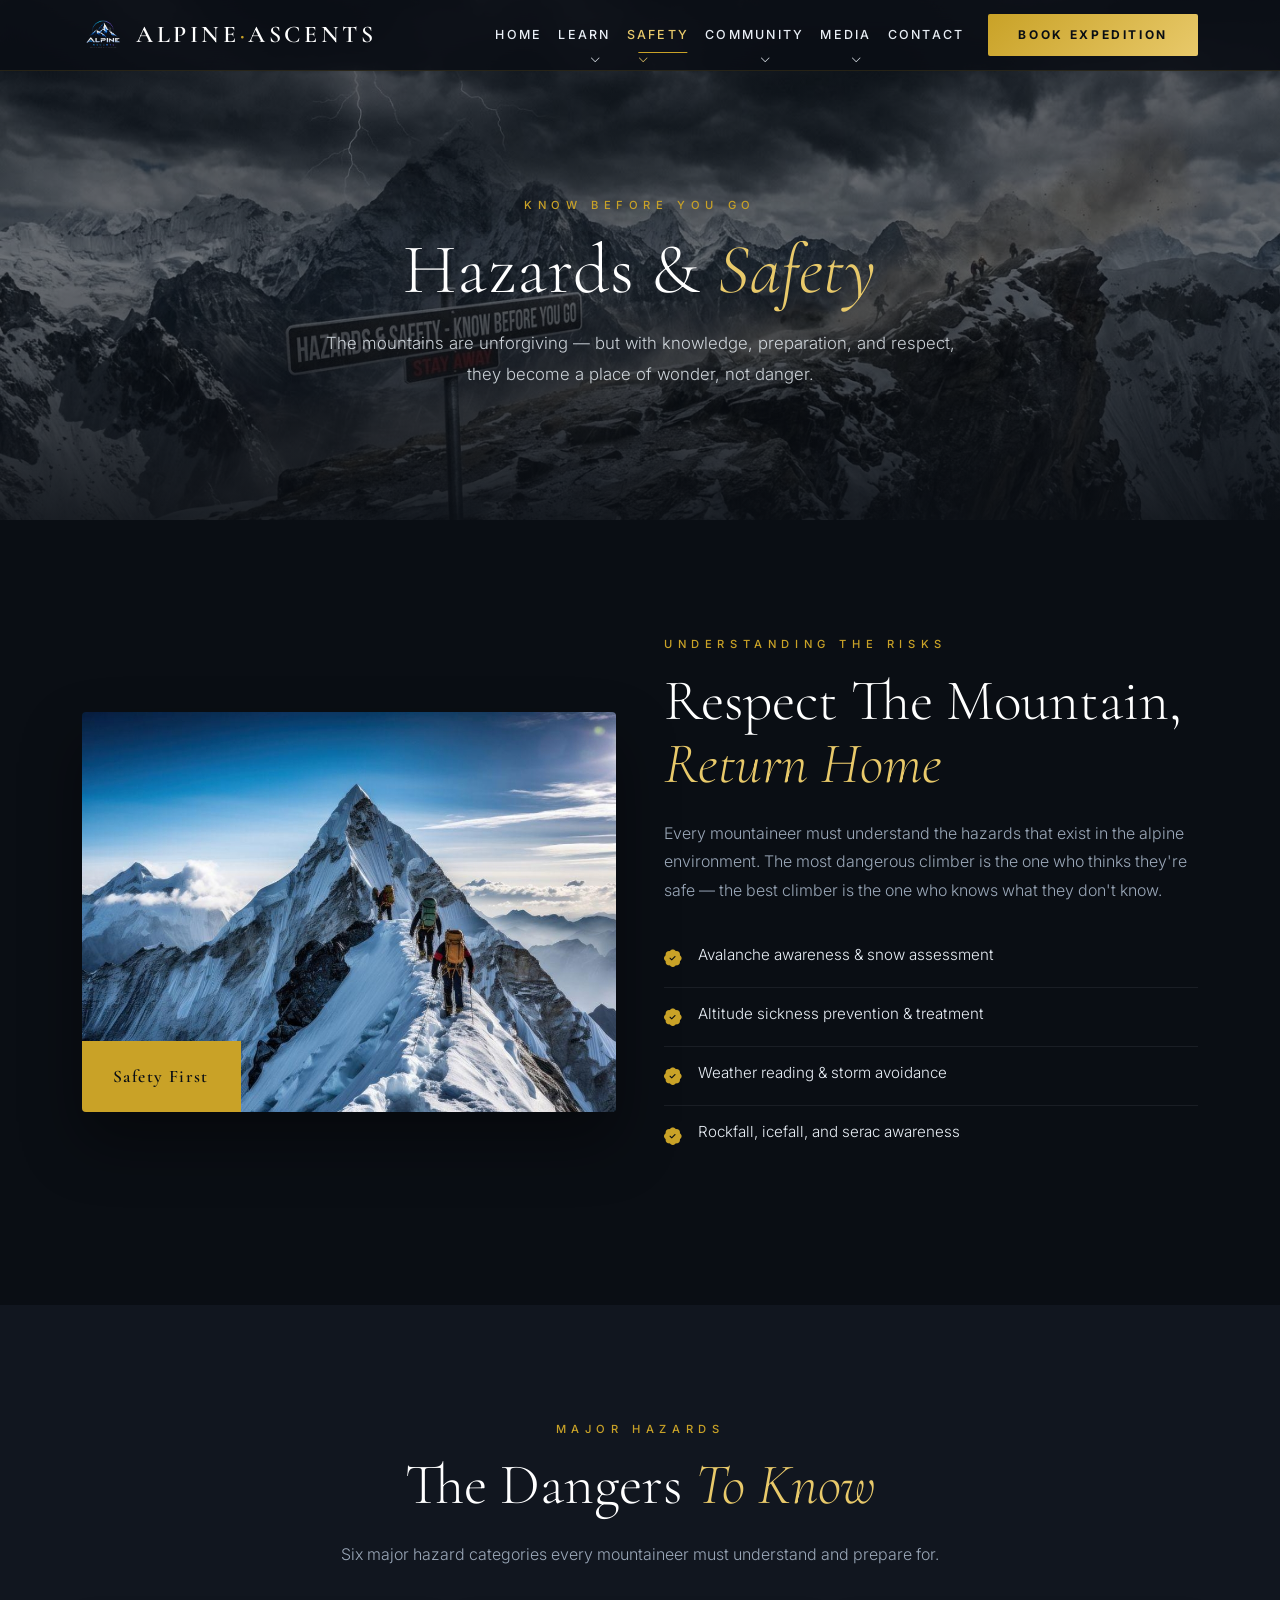
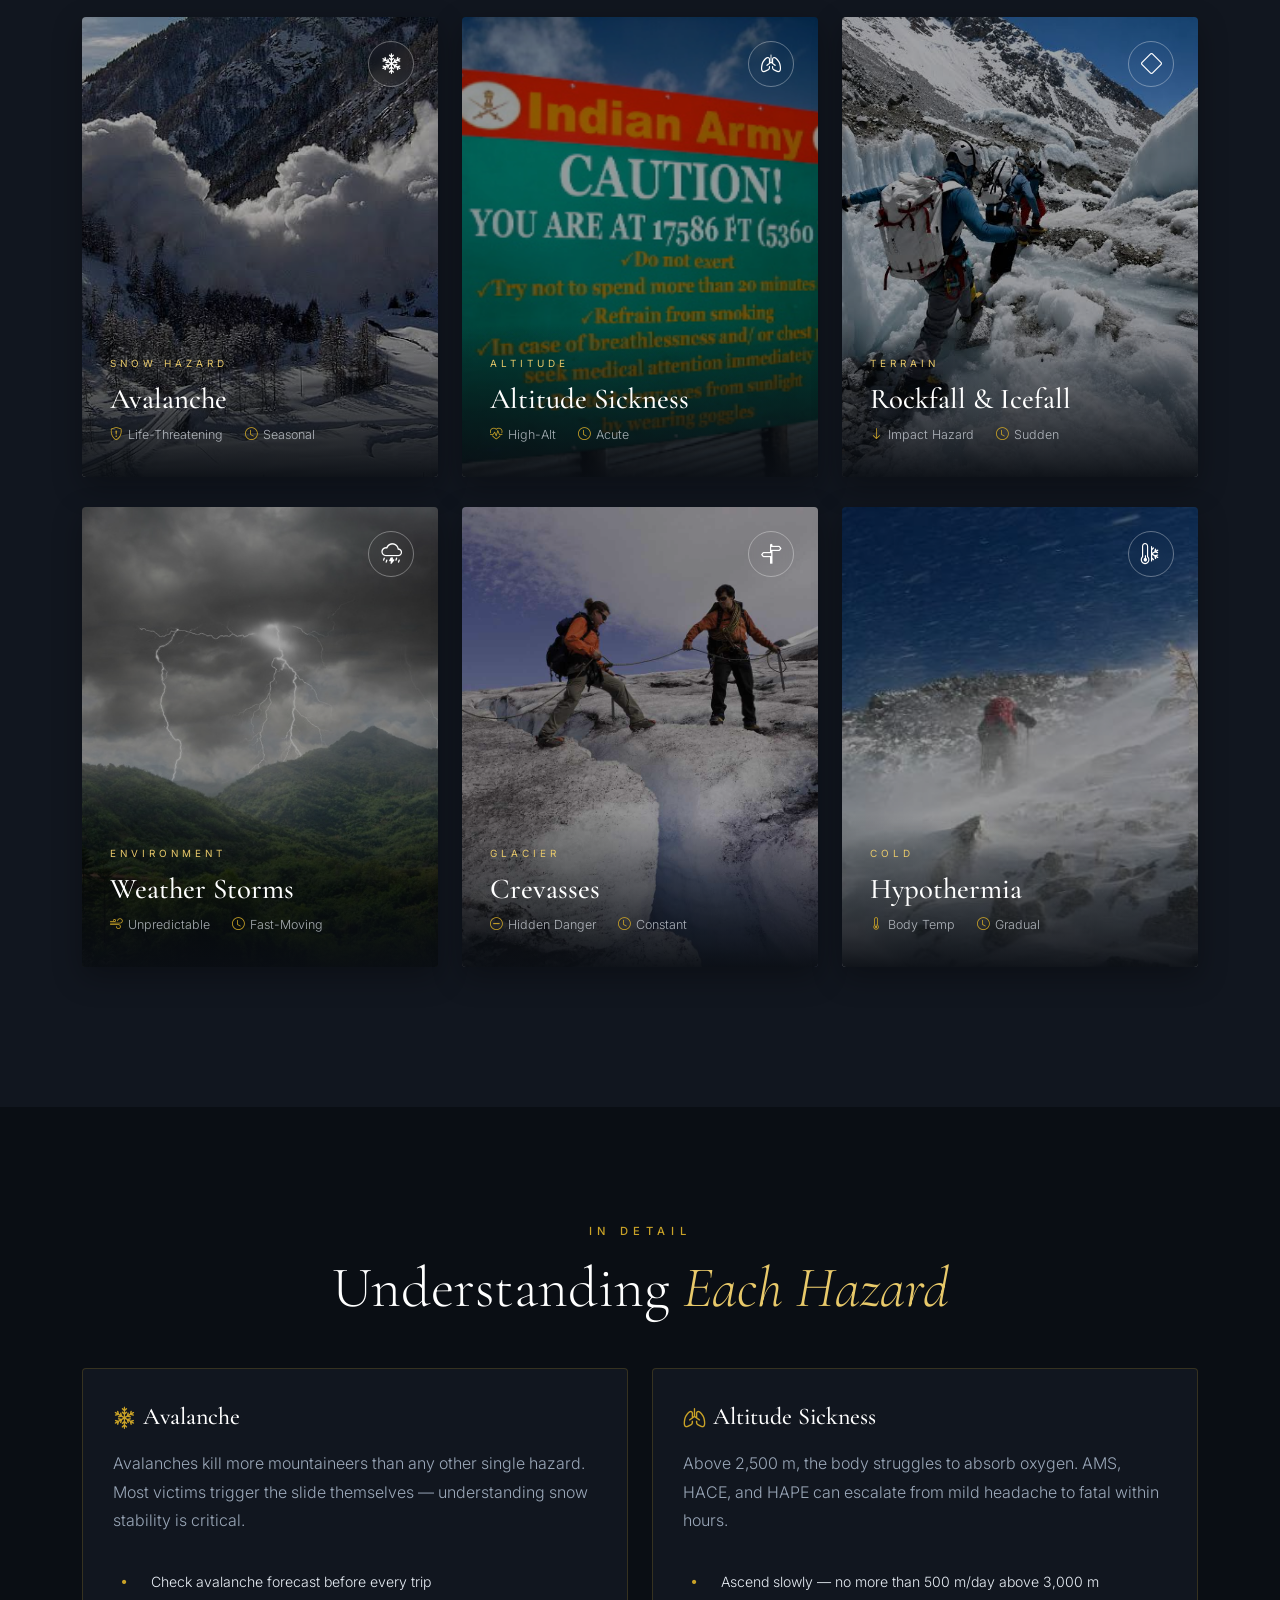
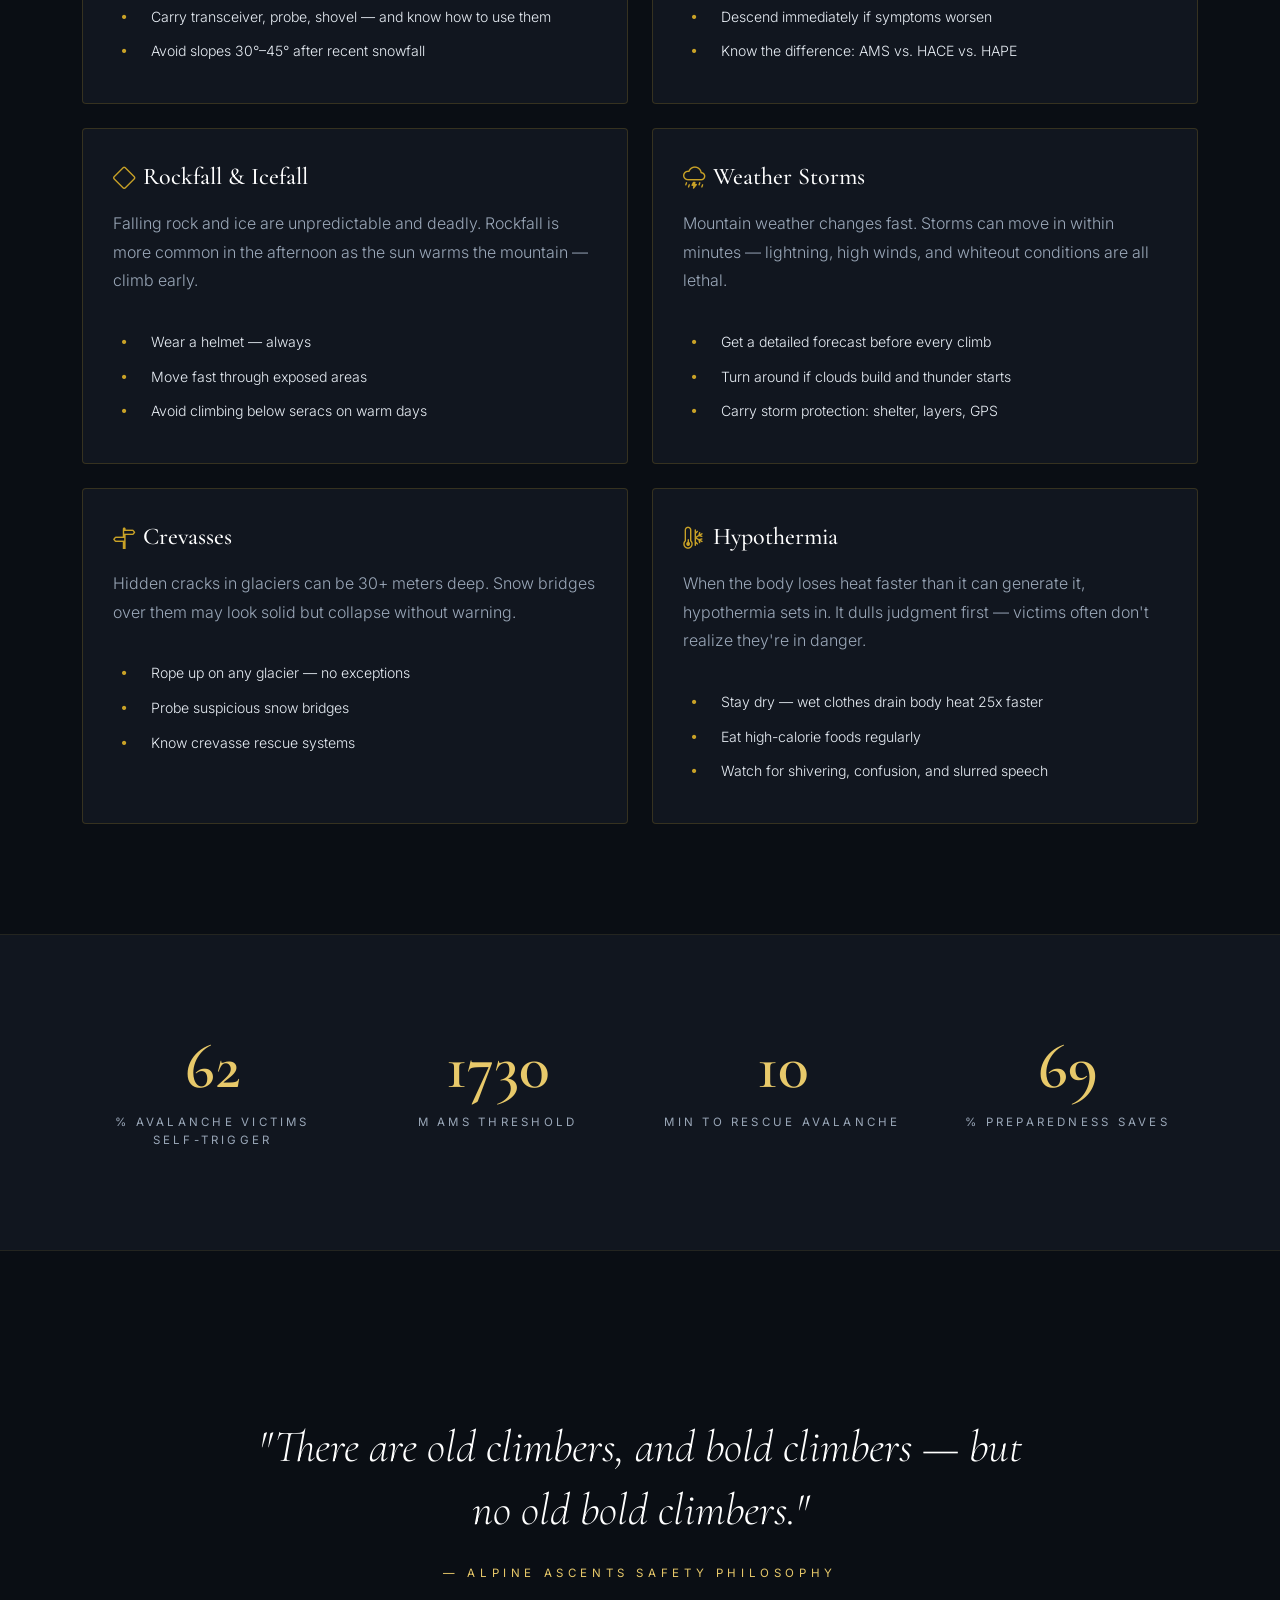
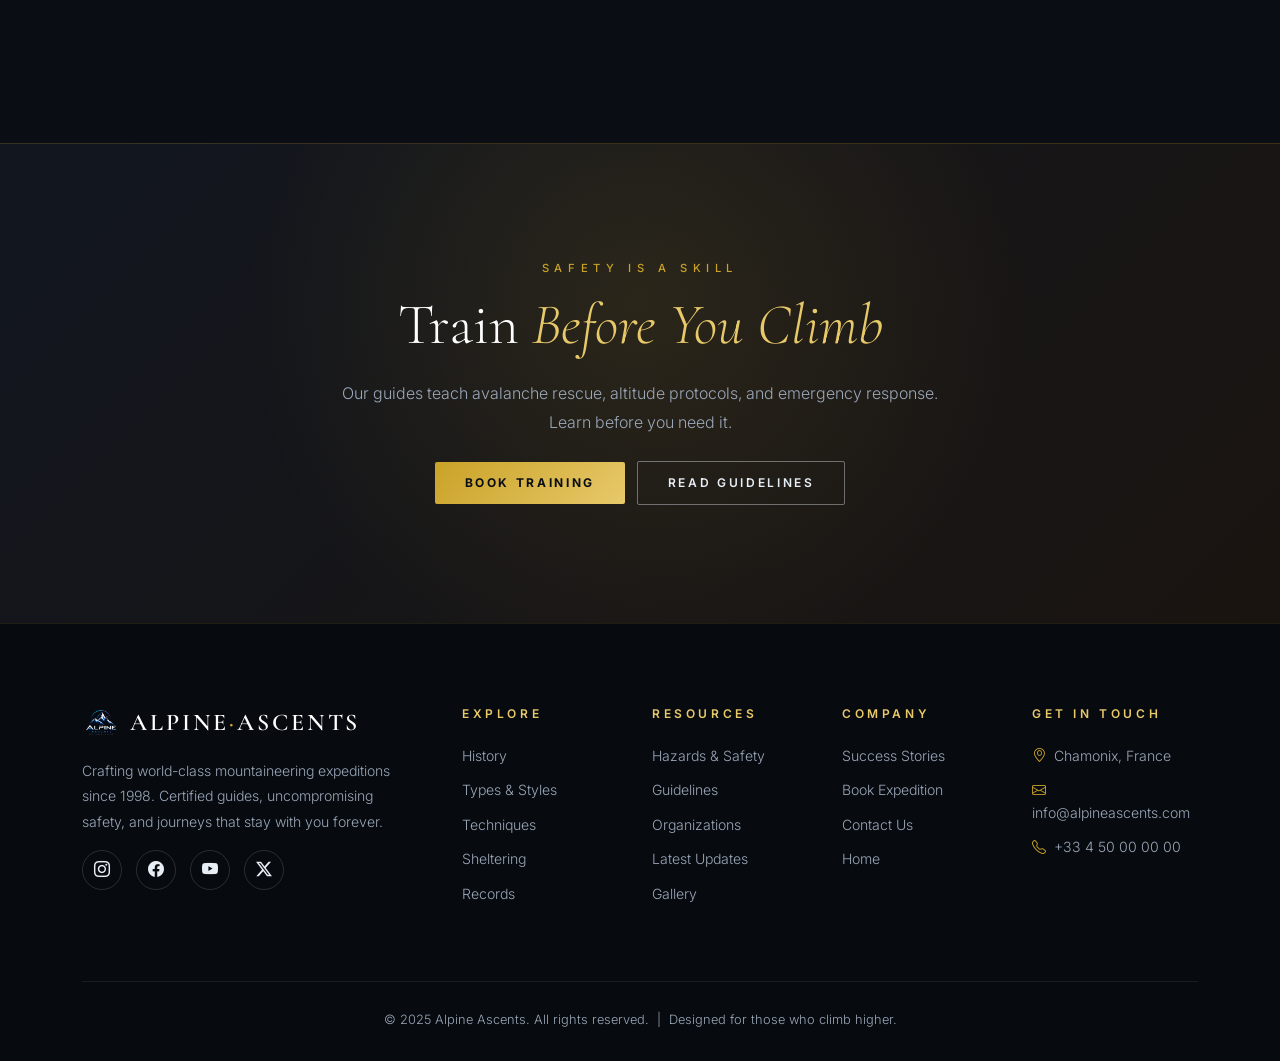
<file: html/hazards-safety.html>
<!DOCTYPE html>
<html lang="en">
<head>
  <meta charset="UTF-8">
  <meta name="viewport" content="width=device-width, initial-scale=1.0">
  <meta name="description" content="Mountaineering hazards and safety — avalanches, altitude sickness, rockfall, weather, and how to stay safe in the mountains.">
  <title>Hazards &amp; Safety — Alpine Ascents</title>
  <!-- browser logo -->
  <link rel="icon" type="image/png" href="../images/logo.png/logo1.png">

  <link href="https://cdn.jsdelivr.net/npm/bootstrap@5.3.2/dist/css/bootstrap.min.css" rel="stylesheet">
  <link href="https://cdn.jsdelivr.net/npm/bootstrap-icons@1.11.1/font/bootstrap-icons.css" rel="stylesheet">
  <link rel="preconnect" href="https://fonts.googleapis.com">
  <link rel="preconnect" href="https://fonts.gstatic.com" crossorigin>
  <link href="https://fonts.googleapis.com/css2?family=Cormorant+Garamond:ital,wght@0,300;0,400;0,500;0,600;0,700;1,300;1,400;1,500&family=Inter:wght@300;400;500;600;700&display=swap" rel="stylesheet">

  <link rel="stylesheet" href="../css/style.css">
  <link rel="stylesheet" href="../css/hazards-safety.css">
</head>
<body>

  <div id="mainContent" class="show">

    <!-- ==========================================
         NAVBAR
    =========================================== -->
    <nav class="navbar navbar-expand-lg fixed-top" id="mainNav">
      <div class="container">

        <a class="navbar-brand d-flex align-items-center" href="../index.html">
          <img src="../images/logo.png/logo1.png" alt="Alpine Ascents" class="brand-logo">
          <span class="brand-text">ALPINE<span>·</span>ASCENTS</span>
        </a>

        <button class="navbar-toggler border-0" type="button"
                data-bs-toggle="collapse" data-bs-target="#navMenu"
                aria-controls="navMenu" aria-expanded="false" aria-label="Toggle navigation">
          <i class="bi bi-list text-white fs-2"></i>
        </button>

        <div class="collapse navbar-collapse justify-content-end" id="navMenu">
          <ul class="navbar-nav align-items-lg-center">

            <li class="nav-item">
              <a class="nav-link" href="../index.html">Home</a>
            </li>

            <li class="nav-item dropdown">
              <a class="nav-link dropdown-toggle" href="#" id="learnDropdown"
                 role="button" data-bs-toggle="dropdown" aria-expanded="false">
                Learn
              </a>
              <ul class="dropdown-menu" aria-labelledby="learnDropdown">
                <li><a class="dropdown-item" href="history.html"><i class="bi bi-clock-history"></i> History</a></li>
                <li><a class="dropdown-item" href="types-styles.html"><i class="bi bi-diagram-3"></i> Types &amp; Styles</a></li>
                <li><a class="dropdown-item" href="techniques.html"><i class="bi bi-tools"></i> Techniques</a></li>
                <li><a class="dropdown-item" href="sheltering.html"><i class="bi bi-house-door"></i> Sheltering</a></li>
              </ul>
            </li>

            <li class="nav-item dropdown">
              <a class="nav-link dropdown-toggle active" href="#" id="safetyDropdown"
                 role="button" data-bs-toggle="dropdown" aria-expanded="false">
                Safety
              </a>
              <ul class="dropdown-menu" aria-labelledby="safetyDropdown">
                <li><a class="dropdown-item active" href="hazards-safety.html"><i class="bi bi-shield-exclamation"></i> Hazards &amp; Safety</a></li>
                <li><a class="dropdown-item" href="guidelines.html"><i class="bi bi-journal-check"></i> Guidelines</a></li>
              </ul>
            </li>

            <li class="nav-item dropdown">
              <a class="nav-link dropdown-toggle" href="#" id="communityDropdown"
                 role="button" data-bs-toggle="dropdown" aria-expanded="false">
                Community
              </a>
              <ul class="dropdown-menu" aria-labelledby="communityDropdown">
                <li><a class="dropdown-item" href="records.html"><i class="bi bi-trophy"></i> Mountaineering Records</a></li>
                <li><a class="dropdown-item" href="organizations.html"><i class="bi bi-people"></i> Organizations &amp; Clubs</a></li>
                <li><a class="dropdown-item" href="success-stories.html"><i class="bi bi-star"></i> Success Stories</a></li>
              </ul>
            </li>

            <li class="nav-item dropdown">
              <a class="nav-link dropdown-toggle" href="#" id="mediaDropdown"
                 role="button" data-bs-toggle="dropdown" aria-expanded="false">
                Media
              </a>
              <ul class="dropdown-menu" aria-labelledby="mediaDropdown">
                <li><a class="dropdown-item" href="gallery.html"><i class="bi bi-images"></i> Gallery</a></li>
                <li><a class="dropdown-item" href="latest-developments.html"><i class="bi bi-newspaper"></i> Latest Developments</a></li>
              </ul>
            </li>

            <li class="nav-item">
              <a class="nav-link" href="contact.html">Contact</a>
            </li>

            <li class="nav-item ms-lg-3 mt-3 mt-lg-0">
              <a class="btn btn-gold" href="booking.html">Book Expedition</a>
            </li>

          </ul>
        </div>
      </div>
    </nav>


    <!-- ==========================================
         PAGE HERO
    =========================================== -->
    <header class="page-hero" style="background-image:url('../images/image35.jpeg');">
      <div class="page-hero-overlay"></div>
      <div class="container page-hero-content text-center">
        <span class="section-eyebrow">Know Before You Go</span>
        <h1 class="page-title">Hazards &amp; <span class="italic">Safety</span></h1>
        <p class="page-subtitle">
          The mountains are unforgiving — but with knowledge, preparation, 
          and respect, they become a place of wonder, not danger.
        </p>
      </div>
    </header>


    <!-- ==========================================
         INTRO
    =========================================== -->
    <section class="about-section">
      <div class="container">
        <div class="row align-items-center g-5">

          <div class="col-lg-6 reveal">
            <div class="feature-img-wrap">
              <img src="../images/image36.jpeg"
                   alt="Safety on the mountain">
              <div class="feature-badge">Safety First</div>
            </div>
          </div>

          <div class="col-lg-6 reveal">
            <span class="section-eyebrow">Understanding The Risks</span>
            <h2 class="section-title">
              Respect The Mountain, <span class="italic">Return Home</span>
            </h2>
            <p class="section-desc">
              Every mountaineer must understand the hazards that exist in the alpine environment. 
              The most dangerous climber is the one who thinks they're safe — the best climber 
              is the one who knows what they don't know.
            </p>

            <ul class="exp-list mt-4">
              <li><i class="bi bi-patch-check-fill"></i> Avalanche awareness &amp; snow assessment</li>
              <li><i class="bi bi-patch-check-fill"></i> Altitude sickness prevention &amp; treatment</li>
              <li><i class="bi bi-patch-check-fill"></i> Weather reading &amp; storm avoidance</li>
              <li><i class="bi bi-patch-check-fill"></i> Rockfall, icefall, and serac awareness</li>
            </ul>
          </div>

        </div>
      </div>
    </section>


    <!-- ==========================================
         HAZARD CARDS
    =========================================== -->
    <section class="expeditions-section">
      <div class="container">

        <div class="text-center mb-5 reveal">
          <span class="section-eyebrow">Major Hazards</span>
          <h2 class="section-title">The Dangers <span class="italic">To Know</span></h2>
          <p class="section-desc mx-auto">
            Six major hazard categories every mountaineer must understand and prepare for.
          </p>
        </div>

        <div class="row">

          <div class="col-md-6 col-lg-4 reveal">
            <div class="expedition-card">
              <img src="../images/image29.jpg" alt="Avalanche">
              <div class="exp-arrow"><i class="bi bi-snow2"></i></div>
              <div class="expedition-body">
                <div class="exp-region">Snow Hazard</div>
                <h3 class="exp-title">Avalanche</h3>
                <div class="exp-meta">
                  <span><i class="bi bi-shield-exclamation"></i>Life-Threatening</span>
                  <span><i class="bi bi-clock"></i>Seasonal</span>
                </div>
              </div>
            </div>
          </div>

          <div class="col-md-6 col-lg-4 reveal">
            <div class="expedition-card">
              <img src="../images/image30.jpg" alt="Altitude Sickness">
              <div class="exp-arrow"><i class="bi bi-lungs"></i></div>
              <div class="expedition-body">
                <div class="exp-region">Altitude</div>
                <h3 class="exp-title">Altitude Sickness</h3>
                <div class="exp-meta">
                  <span><i class="bi bi-heart-pulse"></i>High-Alt</span>
                  <span><i class="bi bi-clock"></i>Acute</span>
                </div>
              </div>
            </div>
          </div>

          <div class="col-md-6 col-lg-4 reveal">
            <div class="expedition-card">
              <img src="../images/images31.jpg" alt="Rockfall">
              <div class="exp-arrow"><i class="bi bi-diamond"></i></div>
              <div class="expedition-body">
                <div class="exp-region">Terrain</div>
                <h3 class="exp-title">Rockfall &amp; Icefall</h3>
                <div class="exp-meta">
                  <span><i class="bi bi-arrow-down"></i>Impact Hazard</span>
                  <span><i class="bi bi-clock"></i>Sudden</span>
                </div>
              </div>
            </div>
          </div>

          <div class="col-md-6 col-lg-4 reveal">
            <div class="expedition-card">
              <img src="../images/image32.jpg" alt="Weather">
              <div class="exp-arrow"><i class="bi bi-cloud-lightning-rain"></i></div>
              <div class="expedition-body">
                <div class="exp-region">Environment</div>
                <h3 class="exp-title">Weather Storms</h3>
                <div class="exp-meta">
                  <span><i class="bi bi-wind"></i>Unpredictable</span>
                  <span><i class="bi bi-clock"></i>Fast-Moving</span>
                </div>
              </div>
            </div>
          </div>

          <div class="col-md-6 col-lg-4 reveal">
            <div class="expedition-card">
              <img src="../images/image33.jpg" alt="Crevasses">
              <div class="exp-arrow"><i class="bi bi-signpost-split"></i></div>
              <div class="expedition-body">
                <div class="exp-region">Glacier</div>
                <h3 class="exp-title">Crevasses</h3>
                <div class="exp-meta">
                  <span><i class="bi bi-dash-circle"></i>Hidden Danger</span>
                  <span><i class="bi bi-clock"></i>Constant</span>
                </div>
              </div>
            </div>
          </div>

          <div class="col-md-6 col-lg-4 reveal">
            <div class="expedition-card">
              <img src="../images/images34.jpg" alt="Hypothermia">
              <div class="exp-arrow"><i class="bi bi-thermometer-snow"></i></div>
              <div class="expedition-body">
                <div class="exp-region">Cold</div>
                <h3 class="exp-title">Hypothermia</h3>
                <div class="exp-meta">
                  <span><i class="bi bi-thermometer-low"></i>Body Temp</span>
                  <span><i class="bi bi-clock"></i>Gradual</span>
                </div>
              </div>
            </div>
          </div>

        </div>

      </div>
    </section>


    <!-- ==========================================
         DETAILED HAZARDS
    =========================================== -->
    <section class="about-section">
      <div class="container">

        <div class="text-center mb-5 reveal">
          <span class="section-eyebrow">In Detail</span>
          <h2 class="section-title">Understanding <span class="italic">Each Hazard</span></h2>
        </div>

        <div class="row g-4">

          <div class="col-lg-6 reveal">
            <div class="map-info-card h-100">
              <h3 class="map-info-title"><i class="bi bi-snow2 me-2 text-warning"></i>Avalanche</h3>
              <p class="section-desc mb-3">
                Avalanches kill more mountaineers than any other single hazard. 
                Most victims trigger the slide themselves — understanding snow stability is critical.
              </p>
              <ul class="exp-list mb-0">
                <li><i class="bi bi-dot"></i> Check avalanche forecast before every trip</li>
                <li><i class="bi bi-dot"></i> Carry transceiver, probe, shovel — and know how to use them</li>
                <li><i class="bi bi-dot"></i> Avoid slopes 30°–45° after recent snowfall</li>
              </ul>
            </div>
          </div>

          <div class="col-lg-6 reveal">
            <div class="map-info-card h-100">
              <h3 class="map-info-title"><i class="bi bi-lungs me-2 text-warning"></i>Altitude Sickness</h3>
              <p class="section-desc mb-3">
                Above 2,500 m, the body struggles to absorb oxygen. AMS, HACE, and HAPE 
                can escalate from mild headache to fatal within hours.
              </p>
              <ul class="exp-list mb-0">
                <li><i class="bi bi-dot"></i> Ascend slowly — no more than 500 m/day above 3,000 m</li>
                <li><i class="bi bi-dot"></i> Descend immediately if symptoms worsen</li>
                <li><i class="bi bi-dot"></i> Know the difference: AMS vs. HACE vs. HAPE</li>
              </ul>
            </div>
          </div>

          <div class="col-lg-6 reveal">
            <div class="map-info-card h-100">
              <h3 class="map-info-title"><i class="bi bi-diamond me-2 text-warning"></i>Rockfall &amp; Icefall</h3>
              <p class="section-desc mb-3">
                Falling rock and ice are unpredictable and deadly. Rockfall is more common 
                in the afternoon as the sun warms the mountain — climb early.
              </p>
              <ul class="exp-list mb-0">
                <li><i class="bi bi-dot"></i> Wear a helmet — always</li>
                <li><i class="bi bi-dot"></i> Move fast through exposed areas</li>
                <li><i class="bi bi-dot"></i> Avoid climbing below seracs on warm days</li>
              </ul>
            </div>
          </div>

          <div class="col-lg-6 reveal">
            <div class="map-info-card h-100">
              <h3 class="map-info-title"><i class="bi bi-cloud-lightning-rain me-2 text-warning"></i>Weather Storms</h3>
              <p class="section-desc mb-3">
                Mountain weather changes fast. Storms can move in within minutes — 
                lightning, high winds, and whiteout conditions are all lethal.
              </p>
              <ul class="exp-list mb-0">
                <li><i class="bi bi-dot"></i> Get a detailed forecast before every climb</li>
                <li><i class="bi bi-dot"></i> Turn around if clouds build and thunder starts</li>
                <li><i class="bi bi-dot"></i> Carry storm protection: shelter, layers, GPS</li>
              </ul>
            </div>
          </div>

          <div class="col-lg-6 reveal">
            <div class="map-info-card h-100">
              <h3 class="map-info-title"><i class="bi bi-signpost-split me-2 text-warning"></i>Crevasses</h3>
              <p class="section-desc mb-3">
                Hidden cracks in glaciers can be 30+ meters deep. Snow bridges over them 
                may look solid but collapse without warning.
              </p>
              <ul class="exp-list mb-0">
                <li><i class="bi bi-dot"></i> Rope up on any glacier — no exceptions</li>
                <li><i class="bi bi-dot"></i> Probe suspicious snow bridges</li>
                <li><i class="bi bi-dot"></i> Know crevasse rescue systems</li>
              </ul>
            </div>
          </div>

          <div class="col-lg-6 reveal">
            <div class="map-info-card h-100">
              <h3 class="map-info-title"><i class="bi bi-thermometer-snow me-2 text-warning"></i>Hypothermia</h3>
              <p class="section-desc mb-3">
                When the body loses heat faster than it can generate it, hypothermia sets in. 
                It dulls judgment first — victims often don't realize they're in danger.
              </p>
              <ul class="exp-list mb-0">
                <li><i class="bi bi-dot"></i> Stay dry — wet clothes drain body heat 25x faster</li>
                <li><i class="bi bi-dot"></i> Eat high-calorie foods regularly</li>
                <li><i class="bi bi-dot"></i> Watch for shivering, confusion, and slurred speech</li>
              </ul>
            </div>
          </div>

        </div>
      </div>
    </section>


    <!-- ==========================================
         STATS
    =========================================== -->
    <section class="stats-section">
      <div class="container">
        <div class="row">

          <div class="col-6 col-md-3">
            <div class="stat-item">
              <div class="stat-num" data-count="90">0</div>
              <div class="stat-label">% Avalanche Victims Self-Trigger</div>
            </div>
          </div>

          <div class="col-6 col-md-3">
            <div class="stat-item">
              <div class="stat-num" data-count="2500">0</div>
              <div class="stat-label">m AMS Threshold</div>
            </div>
          </div>

          <div class="col-6 col-md-3">
            <div class="stat-item">
              <div class="stat-num" data-count="15">0</div>
              <div class="stat-label">Min to Rescue Avalanche</div>
            </div>
          </div>

          <div class="col-6 col-md-3">
            <div class="stat-item">
              <div class="stat-num" data-count="100">0</div>
              <div class="stat-label">% Preparedness Saves</div>
            </div>
          </div>

        </div>
      </div>
    </section>


    <!-- ==========================================
         PARALLAX QUOTE
    =========================================== -->
    <section class="parallax-quote" style="background-image:url('https://images.unsplash.com/photo-1454496522488-7a8e488e8606?w=1920&q=80');">
      <div class="container">
        <p class="quote-text reveal">
          "There are old climbers, and bold climbers — but no old bold climbers."
        </p>
        <div class="quote-author reveal">— Alpine Ascents Safety Philosophy</div>
      </div>
    </section>


    <!-- ==========================================
         CTA
    =========================================== -->
    <section class="cta-section">
      <div class="container">
        <div class="reveal">
          <span class="section-eyebrow">Safety Is A Skill</span>
          <h2 class="section-title">
            Train <span class="italic">Before You Climb</span>
          </h2>
          <p class="section-desc mx-auto mb-4">
            Our guides teach avalanche rescue, altitude protocols, and emergency response. 
            Learn before you need it.
          </p>
          <a href="booking.html" class="btn btn-gold me-2 mb-2">Book Training</a>
          <a href="guidelines.html" class="btn btn-outline-ice mb-2">Read Guidelines</a>
        </div>
      </div>
    </section>


    <!-- ==========================================
         FOOTER
    =========================================== -->
    <footer>
      <div class="container">
        <div class="row gy-4">

          <div class="col-lg-4 col-md-6">
            <a href="../index.html" class="footer-brand-wrap d-flex align-items-center mb-3">
              <img src="../images/logo.png/logo1.png" alt="Alpine Ascents" class="footer-logo">
              <span class="footer-brand">ALPINE<span>·</span>ASCENTS</span>
            </a>
            <p class="footer-text">
              Crafting world-class mountaineering expeditions since 1998.
              Certified guides, uncompromising safety, and journeys that stay with you forever.
            </p>
            <div class="social-icons mt-3">
              <a href="#" aria-label="Instagram"><i class="bi bi-instagram"></i></a>
              <a href="#" aria-label="Facebook"><i class="bi bi-facebook"></i></a>
              <a href="#" aria-label="YouTube"><i class="bi bi-youtube"></i></a>
              <a href="#" aria-label="Twitter"><i class="bi bi-twitter-x"></i></a>
            </div>
          </div>

          <div class="col-lg-2 col-md-6 col-6">
            <div class="footer-heading">Explore</div>
            <ul class="footer-links">
              <li><a href="history.html">History</a></li>
              <li><a href="types-styles.html">Types &amp; Styles</a></li>
              <li><a href="techniques.html">Techniques</a></li>
              <li><a href="sheltering.html">Sheltering</a></li>
              <li><a href="records.html">Records</a></li>
            </ul>
          </div>

          <div class="col-lg-2 col-md-6 col-6">
            <div class="footer-heading">Resources</div>
            <ul class="footer-links">
              <li><a href="hazards-safety.html">Hazards &amp; Safety</a></li>
              <li><a href="guidelines.html">Guidelines</a></li>
              <li><a href="organizations.html">Organizations</a></li>
              <li><a href="latest-developments.html">Latest Updates</a></li>
              <li><a href="gallery.html">Gallery</a></li>
            </ul>
          </div>

          <div class="col-lg-2 col-md-6 col-6">
            <div class="footer-heading">Company</div>
            <ul class="footer-links">
              <li><a href="success-stories.html">Success Stories</a></li>
              <li><a href="booking.html">Book Expedition</a></li>
              <li><a href="contact.html">Contact Us</a></li>
              <li><a href="../index.html">Home</a></li>
            </ul>
          </div>

          <div class="col-lg-2 col-md-6 col-6">
            <div class="footer-heading">Get In Touch</div>
            <ul class="footer-links">
              <li><i class="bi bi-geo-alt me-2 text-warning"></i>Chamonix, France</li>
              <li><i class="bi bi-envelope me-2 text-warning"></i>info@alpineascents.com</li>
              <li><i class="bi bi-telephone me-2 text-warning"></i>+33 4 50 00 00 00</li>
            </ul>
          </div>

        </div>

        <div class="footer-bottom">
          &copy; 2025 Alpine Ascents. All rights reserved. &nbsp;|&nbsp;
          Designed for those who climb higher.
        </div>

      </div>
    </footer>

  </div><!-- /#mainContent -->


  <script src="https://cdn.jsdelivr.net/npm/bootstrap@5.3.2/dist/js/bootstrap.bundle.min.js"></script>
  <script src="https://code.jquery.com/jquery-3.7.1.min.js"></script>
  <script src="../js/main.js"></script>
  <script src="../js/hazards-safety.js"></script>

</body>
</html>
</file>
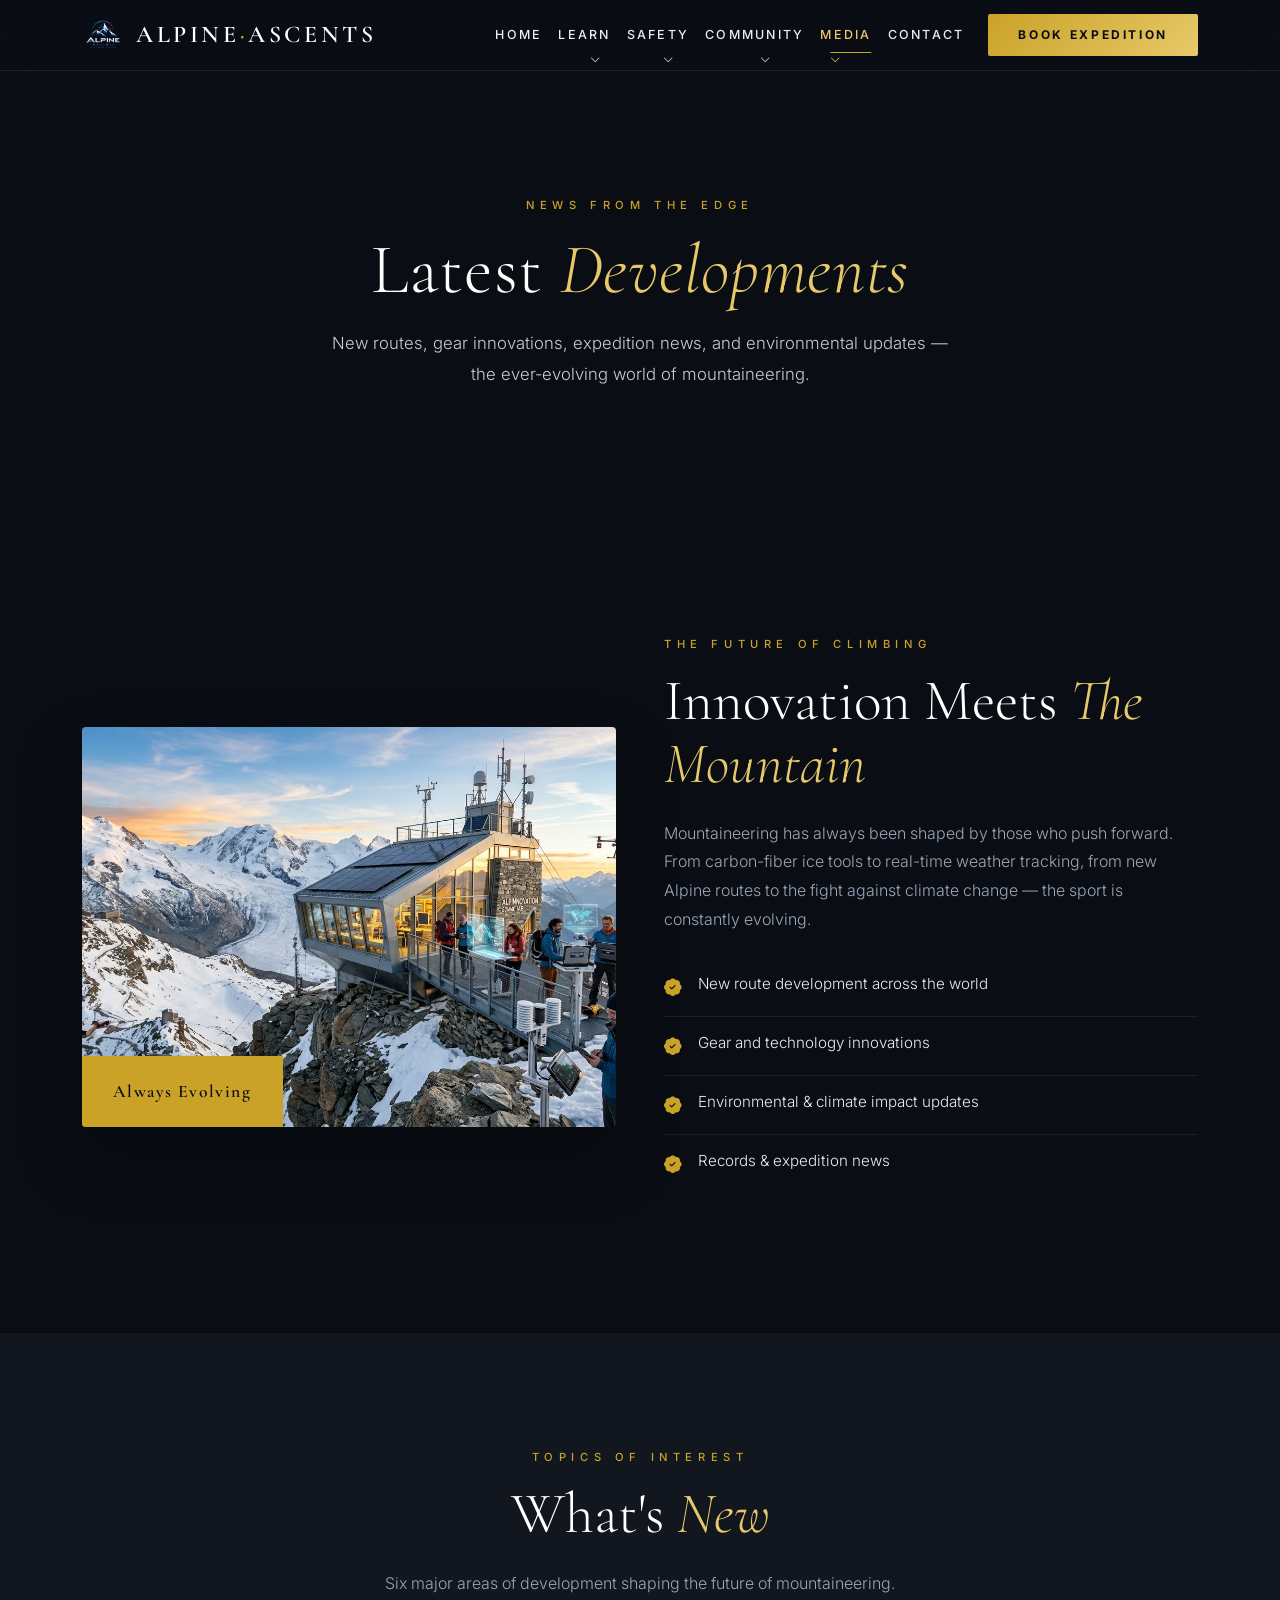
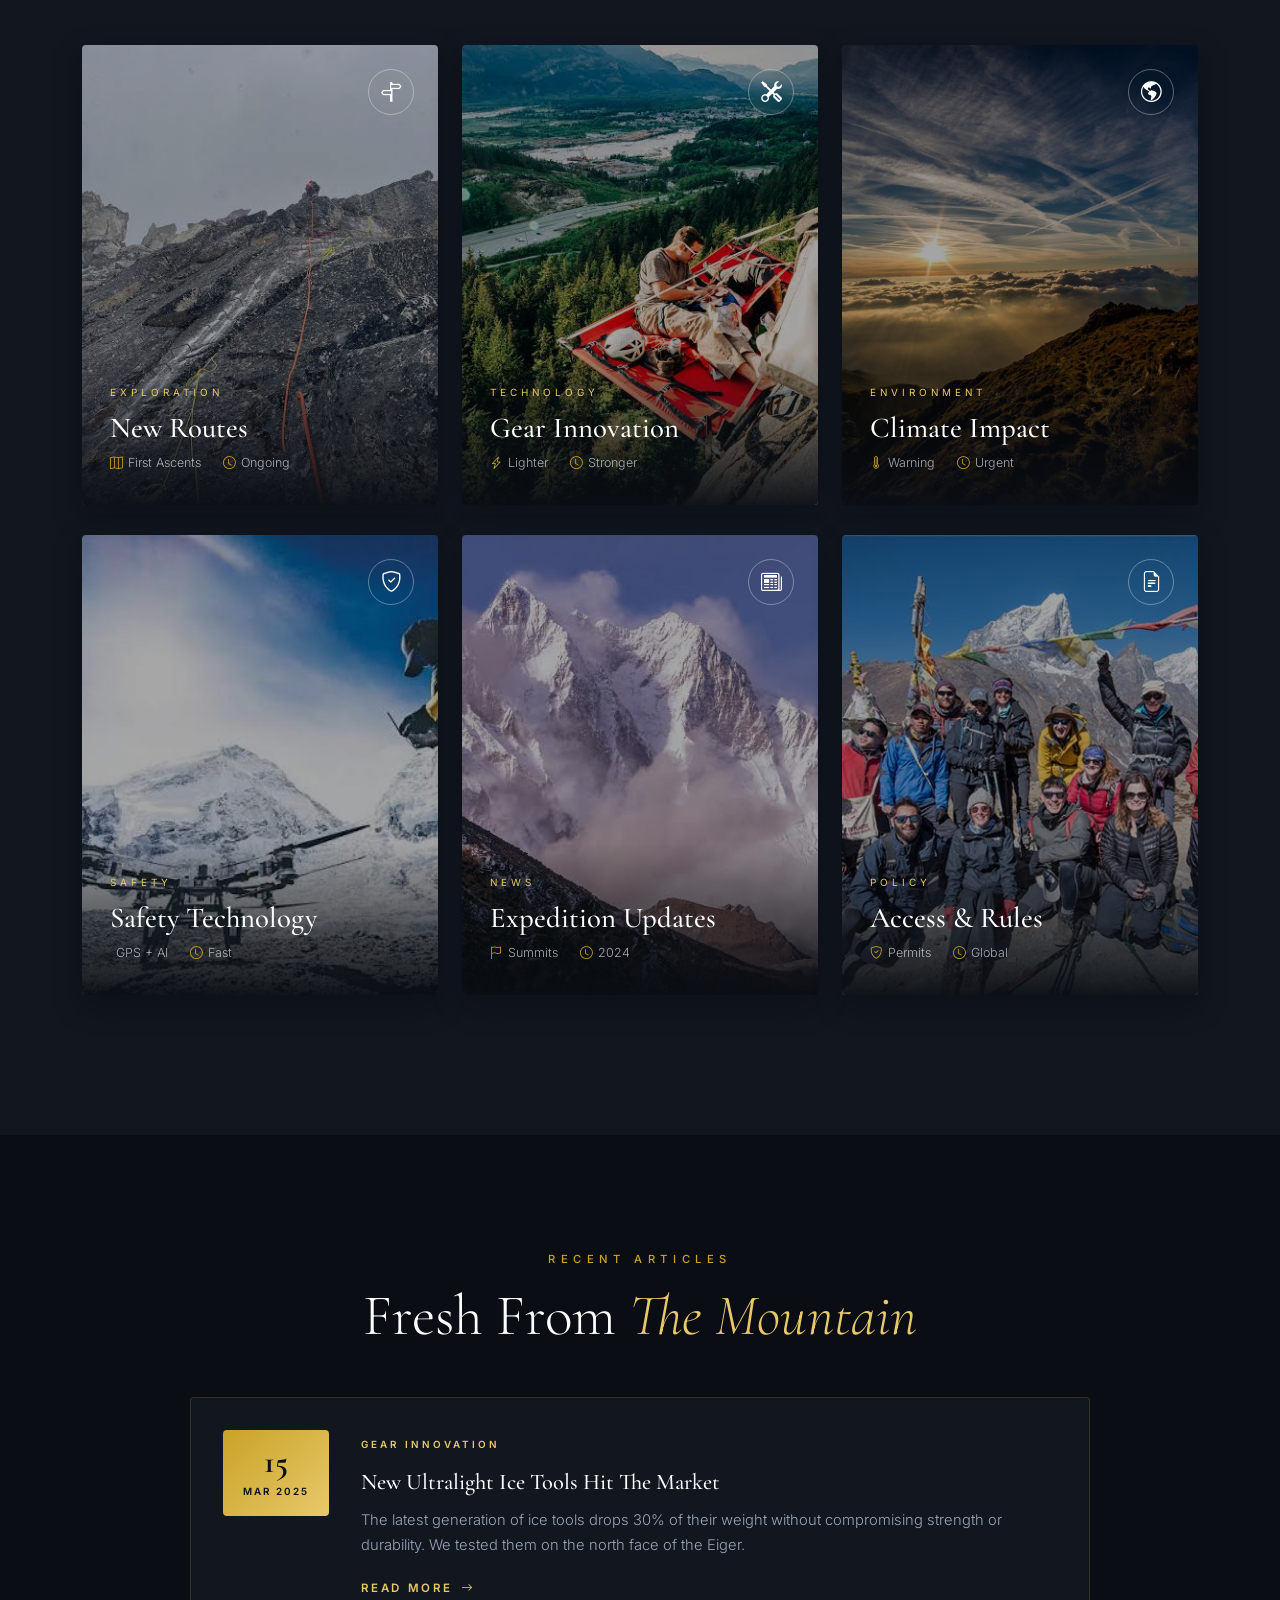
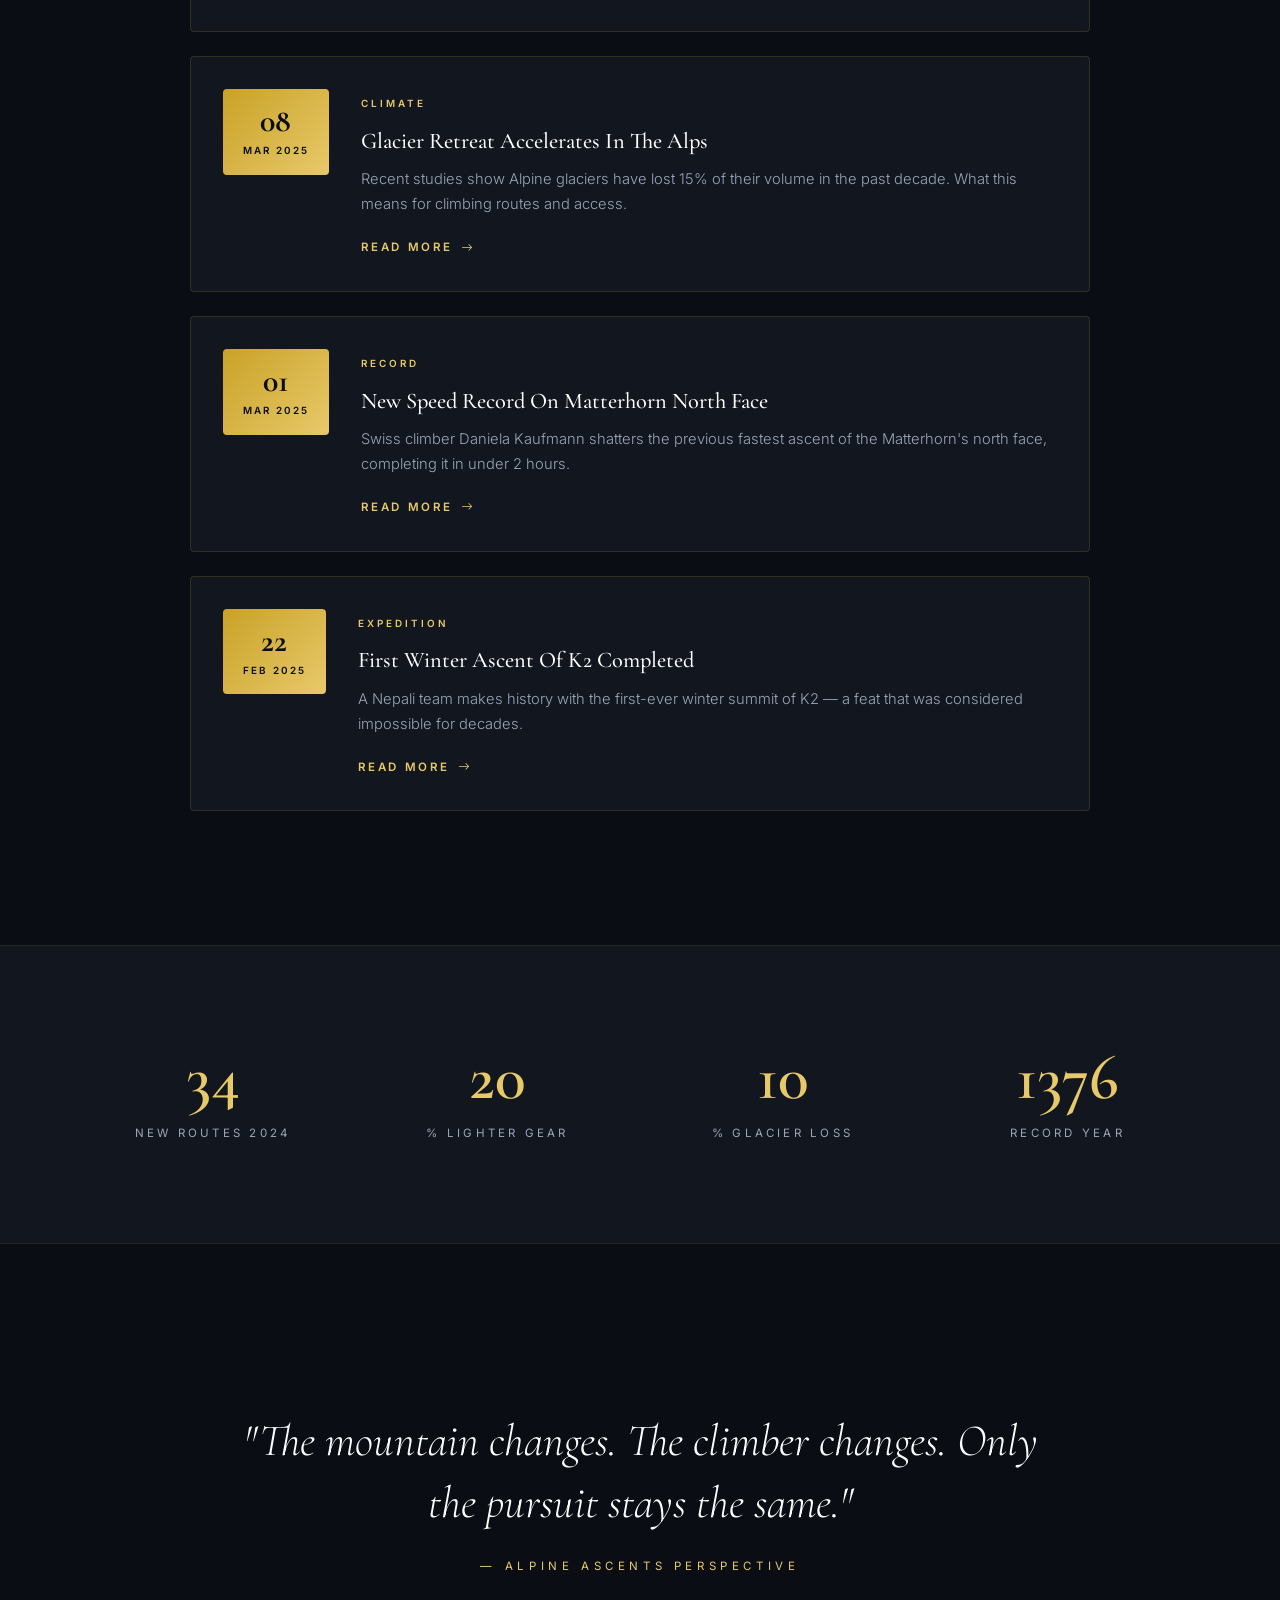
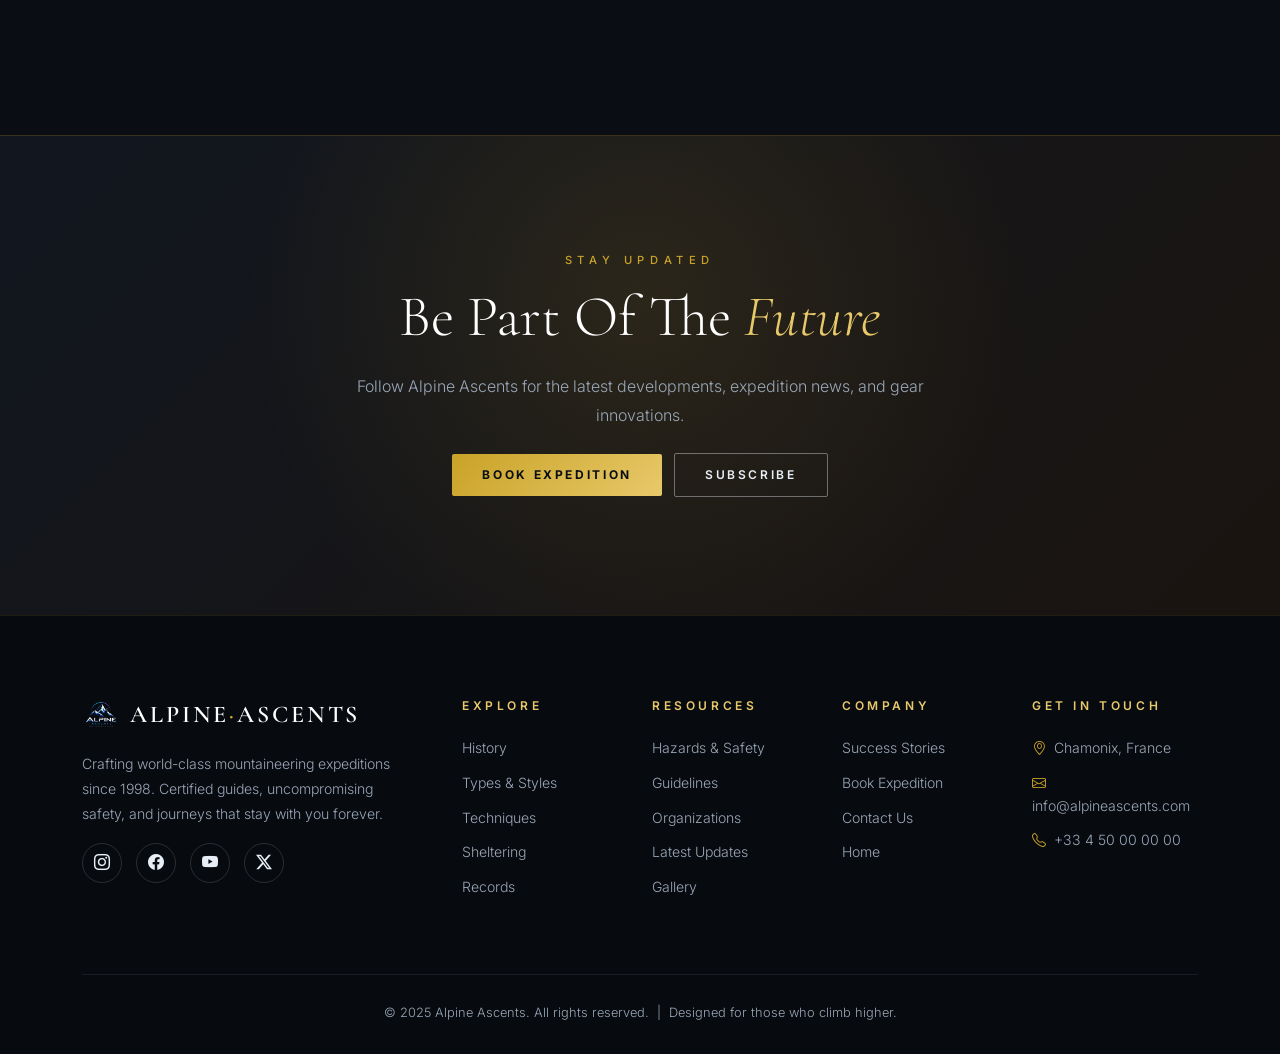
<file: html/latest-developments.html>
<!DOCTYPE html>
<html lang="en">
<head>
  <meta charset="UTF-8">
  <meta name="viewport" content="width=device-width, initial-scale=1.0">
  <meta name="description" content="Latest developments in mountaineering — new routes, gear innovations, expedition news, and environmental updates.">
  <title>Latest Developments — Alpine Ascents</title>
  <!-- browser logo -->
  <link rel="icon" type="image/png" href="../images/logo.png/logo1.png">

  <link href="https://cdn.jsdelivr.net/npm/bootstrap@5.3.2/dist/css/bootstrap.min.css" rel="stylesheet">
  <link href="https://cdn.jsdelivr.net/npm/bootstrap-icons@1.11.1/font/bootstrap-icons.css" rel="stylesheet">
  <link rel="preconnect" href="https://fonts.googleapis.com">
  <link rel="preconnect" href="https://fonts.gstatic.com" crossorigin>
  <link href="https://fonts.googleapis.com/css2?family=Cormorant+Garamond:ital,wght@0,300;0,400;0,500;0,600;0,700;1,300;1,400;1,500&family=Inter:wght@300;400;500;600;700&display=swap" rel="stylesheet">

  <link rel="stylesheet" href="../css/style.css">
  <link rel="stylesheet" href="../css/latest-developments.css">
</head>
<body>

  <div id="mainContent" class="show">

    <!-- ==========================================
         NAVBAR
    =========================================== -->
    <nav class="navbar navbar-expand-lg fixed-top" id="mainNav">
      <div class="container">

        <a class="navbar-brand d-flex align-items-center" href="../index.html">
          <img src="../images/logo.png/logo1.png" alt="Alpine Ascents" class="brand-logo">
          <span class="brand-text">ALPINE<span>·</span>ASCENTS</span>
        </a>

        <button class="navbar-toggler border-0" type="button"
                data-bs-toggle="collapse" data-bs-target="#navMenu"
                aria-controls="navMenu" aria-expanded="false" aria-label="Toggle navigation">
          <i class="bi bi-list text-white fs-2"></i>
        </button>

        <div class="collapse navbar-collapse justify-content-end" id="navMenu">
          <ul class="navbar-nav align-items-lg-center">

            <li class="nav-item">
              <a class="nav-link" href="../index.html">Home</a>
            </li>

            <li class="nav-item dropdown">
              <a class="nav-link dropdown-toggle" href="#" id="learnDropdown"
                 role="button" data-bs-toggle="dropdown" aria-expanded="false">
                Learn
              </a>
              <ul class="dropdown-menu" aria-labelledby="learnDropdown">
                <li><a class="dropdown-item" href="history.html"><i class="bi bi-clock-history"></i> History</a></li>
                <li><a class="dropdown-item" href="types-styles.html"><i class="bi bi-diagram-3"></i> Types &amp; Styles</a></li>
                <li><a class="dropdown-item" href="techniques.html"><i class="bi bi-tools"></i> Techniques</a></li>
                <li><a class="dropdown-item" href="sheltering.html"><i class="bi bi-house-door"></i> Sheltering</a></li>
              </ul>
            </li>

            <li class="nav-item dropdown">
              <a class="nav-link dropdown-toggle" href="#" id="safetyDropdown"
                 role="button" data-bs-toggle="dropdown" aria-expanded="false">
                Safety
              </a>
              <ul class="dropdown-menu" aria-labelledby="safetyDropdown">
                <li><a class="dropdown-item" href="hazards-safety.html"><i class="bi bi-shield-exclamation"></i> Hazards &amp; Safety</a></li>
                <li><a class="dropdown-item" href="guidelines.html"><i class="bi bi-journal-check"></i> Guidelines</a></li>
              </ul>
            </li>

            <li class="nav-item dropdown">
              <a class="nav-link dropdown-toggle" href="#" id="communityDropdown"
                 role="button" data-bs-toggle="dropdown" aria-expanded="false">
                Community
              </a>
              <ul class="dropdown-menu" aria-labelledby="communityDropdown">
                <li><a class="dropdown-item" href="records.html"><i class="bi bi-trophy"></i> Mountaineering Records</a></li>
                <li><a class="dropdown-item" href="organizations.html"><i class="bi bi-people"></i> Organizations &amp; Clubs</a></li>
                <li><a class="dropdown-item" href="success-stories.html"><i class="bi bi-star"></i> Success Stories</a></li>
              </ul>
            </li>

            <li class="nav-item dropdown">
              <a class="nav-link dropdown-toggle active" href="#" id="mediaDropdown"
                 role="button" data-bs-toggle="dropdown" aria-expanded="false">
                Media
              </a>
              <ul class="dropdown-menu" aria-labelledby="mediaDropdown">
                <li><a class="dropdown-item" href="gallery.html"><i class="bi bi-images"></i> Gallery</a></li>
                <li><a class="dropdown-item active" href="latest-developments.html"><i class="bi bi-newspaper"></i> Latest Developments</a></li>
              </ul>
            </li>

            <li class="nav-item">
              <a class="nav-link" href="contact.html">Contact</a>
            </li>

            <li class="nav-item ms-lg-3 mt-3 mt-lg-0">
              <a class="btn btn-gold" href="booking.html">Book Expedition</a>
            </li>

          </ul>
        </div>
      </div>
    </nav>


    <!-- ==========================================
         PAGE HERO
    =========================================== -->
    <header class="page-hero" style="background-image:url('https://images.unsplash.com/photo-1483728642387-6c3bdd6c93e5?w=1920&q=80');">
      <div class="page-hero-overlay"></div>
      <div class="container page-hero-content text-center">
        <span class="section-eyebrow">News From The Edge</span>
        <h1 class="page-title">Latest <span class="italic">Developments</span></h1>
        <p class="page-subtitle">
          New routes, gear innovations, expedition news, and environmental updates — 
          the ever-evolving world of mountaineering.
        </p>
      </div>
    </header>


    <!-- ==========================================
         INTRO
    =========================================== -->
    <section class="about-section">
      <div class="container">
        <div class="row align-items-center g-5">

          <div class="col-lg-6 reveal">
            <div class="feature-img-wrap">
              <img src="../images/image80.jpeg"
                   alt="Modern climbing gear">
              <div class="feature-badge">Always Evolving</div>
            </div>
          </div>

          <div class="col-lg-6 reveal">
            <span class="section-eyebrow">The Future Of Climbing</span>
            <h2 class="section-title">
              Innovation Meets <span class="italic">The Mountain</span>
            </h2>
            <p class="section-desc">
              Mountaineering has always been shaped by those who push forward. From 
              carbon-fiber ice tools to real-time weather tracking, from new Alpine 
              routes to the fight against climate change — the sport is constantly evolving.
            </p>

            <ul class="exp-list mt-4">
              <li><i class="bi bi-patch-check-fill"></i> New route development across the world</li>
              <li><i class="bi bi-patch-check-fill"></i> Gear and technology innovations</li>
              <li><i class="bi bi-patch-check-fill"></i> Environmental &amp; climate impact updates</li>
              <li><i class="bi bi-patch-check-fill"></i> Records &amp; expedition news</li>
            </ul>
          </div>

        </div>
      </div>
    </section>


    <!-- ==========================================
         NEWS CARDS GRID
    =========================================== -->
    <section class="expeditions-section">
      <div class="container">

        <div class="text-center mb-5 reveal">
          <span class="section-eyebrow">Topics Of Interest</span>
          <h2 class="section-title">What's <span class="italic">New</span></h2>
          <p class="section-desc mx-auto">
            Six major areas of development shaping the future of mountaineering.
          </p>
        </div>

        <div class="row">

          <div class="col-md-6 col-lg-4 reveal">
            <div class="expedition-card">
              <img src="../images/images74.jpg" alt="New Routes">
              <div class="exp-arrow"><i class="bi bi-signpost-split"></i></div>
              <div class="expedition-body">
                <div class="exp-region">Exploration</div>
                <h3 class="exp-title">New Routes</h3>
                <div class="exp-meta">
                  <span><i class="bi bi-map"></i>First Ascents</span>
                  <span><i class="bi bi-clock"></i>Ongoing</span>
                </div>
              </div>
            </div>
          </div>

          <div class="col-md-6 col-lg-4 reveal">
            <div class="expedition-card">
              <img src="../images/images75.jpg" alt="Gear Innovation">
              <div class="exp-arrow"><i class="bi bi-tools"></i></div>
              <div class="expedition-body">
                <div class="exp-region">Technology</div>
                <h3 class="exp-title">Gear Innovation</h3>
                <div class="exp-meta">
                  <span><i class="bi bi-lightning-charge"></i>Lighter</span>
                  <span><i class="bi bi-clock"></i>Stronger</span>
                </div>
              </div>
            </div>
          </div>

          <div class="col-md-6 col-lg-4 reveal">
            <div class="expedition-card">
              <img src="../images/image76.jpg" alt="Climate Change">
              <div class="exp-arrow"><i class="bi bi-globe-americas"></i></div>
              <div class="expedition-body">
                <div class="exp-region">Environment</div>
                <h3 class="exp-title">Climate Impact</h3>
                <div class="exp-meta">
                  <span><i class="bi bi-thermometer-high"></i>Warning</span>
                  <span><i class="bi bi-clock"></i>Urgent</span>
                </div>
              </div>
            </div>
          </div>

          <div class="col-md-6 col-lg-4 reveal">
            <div class="expedition-card">
              <img src="../images/images77.jpg" alt="Safety Tech">
              <div class="exp-arrow"><i class="bi bi-shield-check"></i></div>
              <div class="expedition-body">
                <div class="exp-region">Safety</div>
                <h3 class="exp-title">Safety Technology</h3>
                <div class="exp-meta">
                  <span><i class="bi bi-satellite"></i>GPS + AI</span>
                  <span><i class="bi bi-clock"></i>Fast</span>
                </div>
              </div>
            </div>
          </div>

          <div class="col-md-6 col-lg-4 reveal">
            <div class="expedition-card">
              <img src="../images/images78.jpg" alt="Expedition News">
              <div class="exp-arrow"><i class="bi bi-newspaper"></i></div>
              <div class="expedition-body">
                <div class="exp-region">News</div>
                <h3 class="exp-title">Expedition Updates</h3>
                <div class="exp-meta">
                  <span><i class="bi bi-flag"></i>Summits</span>
                  <span><i class="bi bi-clock"></i>2024</span>
                </div>
              </div>
            </div>
          </div>

          <div class="col-md-6 col-lg-4 reveal">
            <div class="expedition-card">
              <img src="../images/image79.jpg" alt="Access &amp; Policy">
              <div class="exp-arrow"><i class="bi bi-file-earmark-text"></i></div>
              <div class="expedition-body">
                <div class="exp-region">Policy</div>
                <h3 class="exp-title">Access &amp; Rules</h3>
                <div class="exp-meta">
                  <span><i class="bi bi-shield-check"></i>Permits</span>
                  <span><i class="bi bi-clock"></i>Global</span>
                </div>
              </div>
            </div>
          </div>

        </div>

      </div>
    </section>


    <!-- ==========================================
         NEWS ARTICLES LIST
    =========================================== -->
    <section class="about-section">
      <div class="container">

        <div class="text-center mb-5 reveal">
          <span class="section-eyebrow">Recent Articles</span>
          <h2 class="section-title">Fresh From <span class="italic">The Mountain</span></h2>
        </div>

        <div class="news-list">

          <article class="news-item reveal">
            <div class="news-date">
              <span class="news-day">15</span>
              <span class="news-month">Mar 2025</span>
            </div>
            <div class="news-content">
              <span class="news-tag">Gear Innovation</span>
              <h3 class="news-title">New Ultralight Ice Tools Hit The Market</h3>
              <p class="news-excerpt">
                The latest generation of ice tools drops 30% of their weight without compromising 
                strength or durability. We tested them on the north face of the Eiger.
              </p>
              <a href="#" class="news-link">Read More <i class="bi bi-arrow-right"></i></a>
            </div>
          </article>

          <article class="news-item reveal">
            <div class="news-date">
              <span class="news-day">08</span>
              <span class="news-month">Mar 2025</span>
            </div>
            <div class="news-content">
              <span class="news-tag">Climate</span>
              <h3 class="news-title">Glacier Retreat Accelerates In The Alps</h3>
              <p class="news-excerpt">
                Recent studies show Alpine glaciers have lost 15% of their volume in the past decade. 
                What this means for climbing routes and access.
              </p>
              <a href="#" class="news-link">Read More <i class="bi bi-arrow-right"></i></a>
            </div>
          </article>

          <article class="news-item reveal">
            <div class="news-date">
              <span class="news-day">01</span>
              <span class="news-month">Mar 2025</span>
            </div>
            <div class="news-content">
              <span class="news-tag">Record</span>
              <h3 class="news-title">New Speed Record On Matterhorn North Face</h3>
              <p class="news-excerpt">
                Swiss climber Daniela Kaufmann shatters the previous fastest ascent of the 
                Matterhorn's north face, completing it in under 2 hours.
              </p>
              <a href="#" class="news-link">Read More <i class="bi bi-arrow-right"></i></a>
            </div>
          </article>

          <article class="news-item reveal">
            <div class="news-date">
              <span class="news-day">22</span>
              <span class="news-month">Feb 2025</span>
            </div>
            <div class="news-content">
              <span class="news-tag">Expedition</span>
              <h3 class="news-title">First Winter Ascent Of K2 Completed</h3>
              <p class="news-excerpt">
                A Nepali team makes history with the first-ever winter summit of K2 — 
                a feat that was considered impossible for decades.
              </p>
              <a href="#" class="news-link">Read More <i class="bi bi-arrow-right"></i></a>
            </div>
          </article>

        </div>
      </div>
    </section>


    <!-- ==========================================
         STATS
    =========================================== -->
    <section class="stats-section">
      <div class="container">
        <div class="row">

          <div class="col-6 col-md-3">
            <div class="stat-item">
              <div class="stat-num" data-count="50">0</div>
              <div class="stat-label">New Routes 2024</div>
            </div>
          </div>

          <div class="col-6 col-md-3">
            <div class="stat-item">
              <div class="stat-num" data-count="30">0</div>
              <div class="stat-label">% Lighter Gear</div>
            </div>
          </div>

          <div class="col-6 col-md-3">
            <div class="stat-item">
              <div class="stat-num" data-count="15">0</div>
              <div class="stat-label">% Glacier Loss</div>
            </div>
          </div>

          <div class="col-6 col-md-3">
            <div class="stat-item">
              <div class="stat-num" data-count="2024">0</div>
              <div class="stat-label">Record Year</div>
            </div>
          </div>

        </div>
      </div>
    </section>


    <!-- ==========================================
         PARALLAX QUOTE
    =========================================== -->
    <section class="parallax-quote" style="background-image:url('https://images.unsplash.com/photo-1454496522488-7a8e488e8606?w=1920&q=80');">
      <div class="container">
        <p class="quote-text reveal">
          "The mountain changes. The climber changes. Only the pursuit stays the same."
        </p>
        <div class="quote-author reveal">— Alpine Ascents Perspective</div>
      </div>
    </section>


    <!-- ==========================================
         CTA
    =========================================== -->
    <section class="cta-section">
      <div class="container">
        <div class="reveal">
          <span class="section-eyebrow">Stay Updated</span>
          <h2 class="section-title">
            Be Part Of The <span class="italic">Future</span>
          </h2>
          <p class="section-desc mx-auto mb-4">
            Follow Alpine Ascents for the latest developments, expedition news, 
            and gear innovations.
          </p>
          <a href="booking.html" class="btn btn-gold me-2 mb-2">Book Expedition</a>
          <a href="contact.html" class="btn btn-outline-ice mb-2">Subscribe</a>
        </div>
      </div>
    </section>


    <!-- ==========================================
         FOOTER
    =========================================== -->
    <footer>
      <div class="container">
        <div class="row gy-4">

          <div class="col-lg-4 col-md-6">
            <a href="../index.html" class="footer-brand-wrap d-flex align-items-center mb-3">
              <img src="../images/logo.png/logo1.png" alt="Alpine Ascents" class="footer-logo">
              <span class="footer-brand">ALPINE<span>·</span>ASCENTS</span>
            </a>
            <p class="footer-text">
              Crafting world-class mountaineering expeditions since 1998.
              Certified guides, uncompromising safety, and journeys that stay with you forever.
            </p>
            <div class="social-icons mt-3">
              <a href="#" aria-label="Instagram"><i class="bi bi-instagram"></i></a>
              <a href="#" aria-label="Facebook"><i class="bi bi-facebook"></i></a>
              <a href="#" aria-label="YouTube"><i class="bi bi-youtube"></i></a>
              <a href="#" aria-label="Twitter"><i class="bi bi-twitter-x"></i></a>
            </div>
          </div>

          <div class="col-lg-2 col-md-6 col-6">
            <div class="footer-heading">Explore</div>
            <ul class="footer-links">
              <li><a href="history.html">History</a></li>
              <li><a href="types-styles.html">Types &amp; Styles</a></li>
              <li><a href="techniques.html">Techniques</a></li>
              <li><a href="sheltering.html">Sheltering</a></li>
              <li><a href="records.html">Records</a></li>
            </ul>
          </div>

          <div class="col-lg-2 col-md-6 col-6">
            <div class="footer-heading">Resources</div>
            <ul class="footer-links">
              <li><a href="hazards-safety.html">Hazards &amp; Safety</a></li>
              <li><a href="guidelines.html">Guidelines</a></li>
              <li><a href="organizations.html">Organizations</a></li>
              <li><a href="latest-developments.html">Latest Updates</a></li>
              <li><a href="gallery.html">Gallery</a></li>
            </ul>
          </div>

          <div class="col-lg-2 col-md-6 col-6">
            <div class="footer-heading">Company</div>
            <ul class="footer-links">
              <li><a href="success-stories.html">Success Stories</a></li>
              <li><a href="booking.html">Book Expedition</a></li>
              <li><a href="contact.html">Contact Us</a></li>
              <li><a href="../index.html">Home</a></li>
            </ul>
          </div>

          <div class="col-lg-2 col-md-6 col-6">
            <div class="footer-heading">Get In Touch</div>
            <ul class="footer-links">
              <li><i class="bi bi-geo-alt me-2 text-warning"></i>Chamonix, France</li>
              <li><i class="bi bi-envelope me-2 text-warning"></i>info@alpineascents.com</li>
              <li><i class="bi bi-telephone me-2 text-warning"></i>+33 4 50 00 00 00</li>
            </ul>
          </div>

        </div>

        <div class="footer-bottom">
          &copy; 2025 Alpine Ascents. All rights reserved. &nbsp;|&nbsp;
          Designed for those who climb higher.
        </div>

      </div>
    </footer>

  </div><!-- /#mainContent -->


  <script src="https://cdn.jsdelivr.net/npm/bootstrap@5.3.2/dist/js/bootstrap.bundle.min.js"></script>
  <script src="https://code.jquery.com/jquery-3.7.1.min.js"></script>
  <script src="../js/main.js"></script>
  <script src="../js/latest-developments.js"></script>

</body>
</html>
</file>
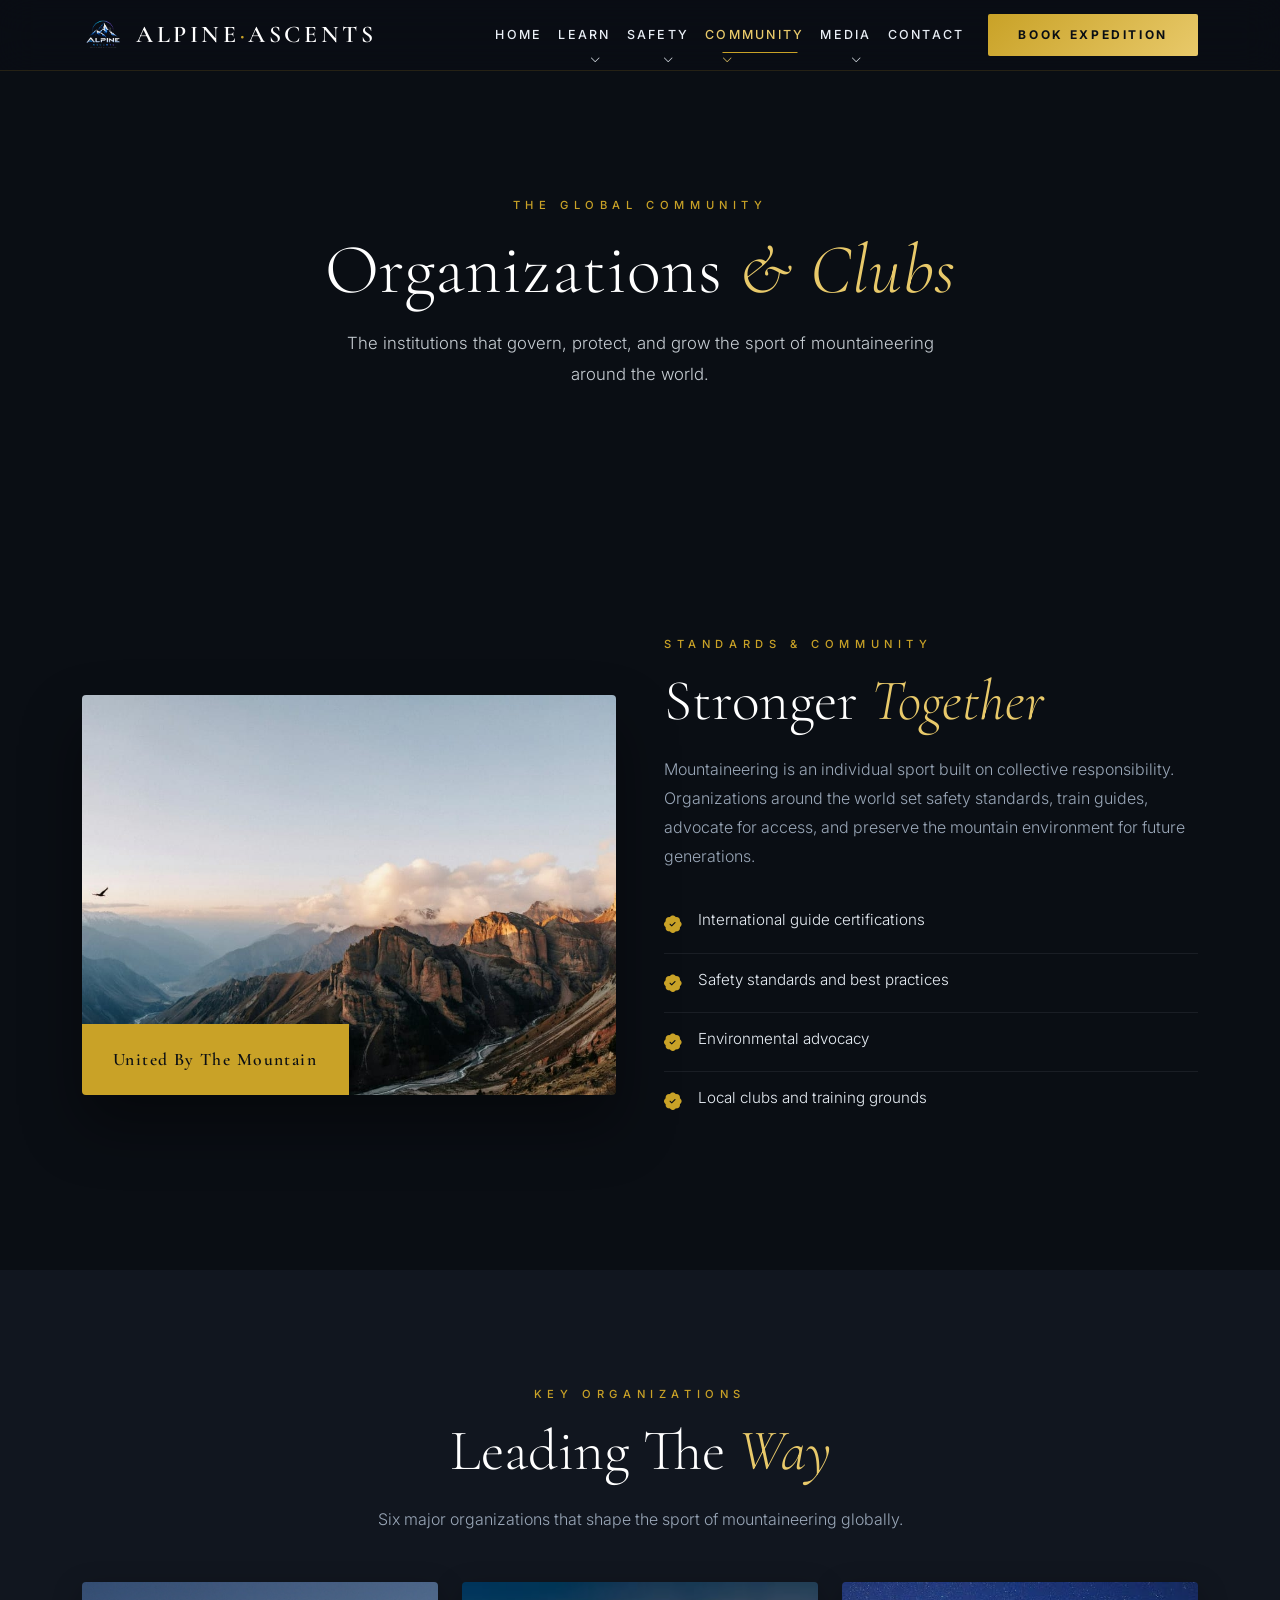
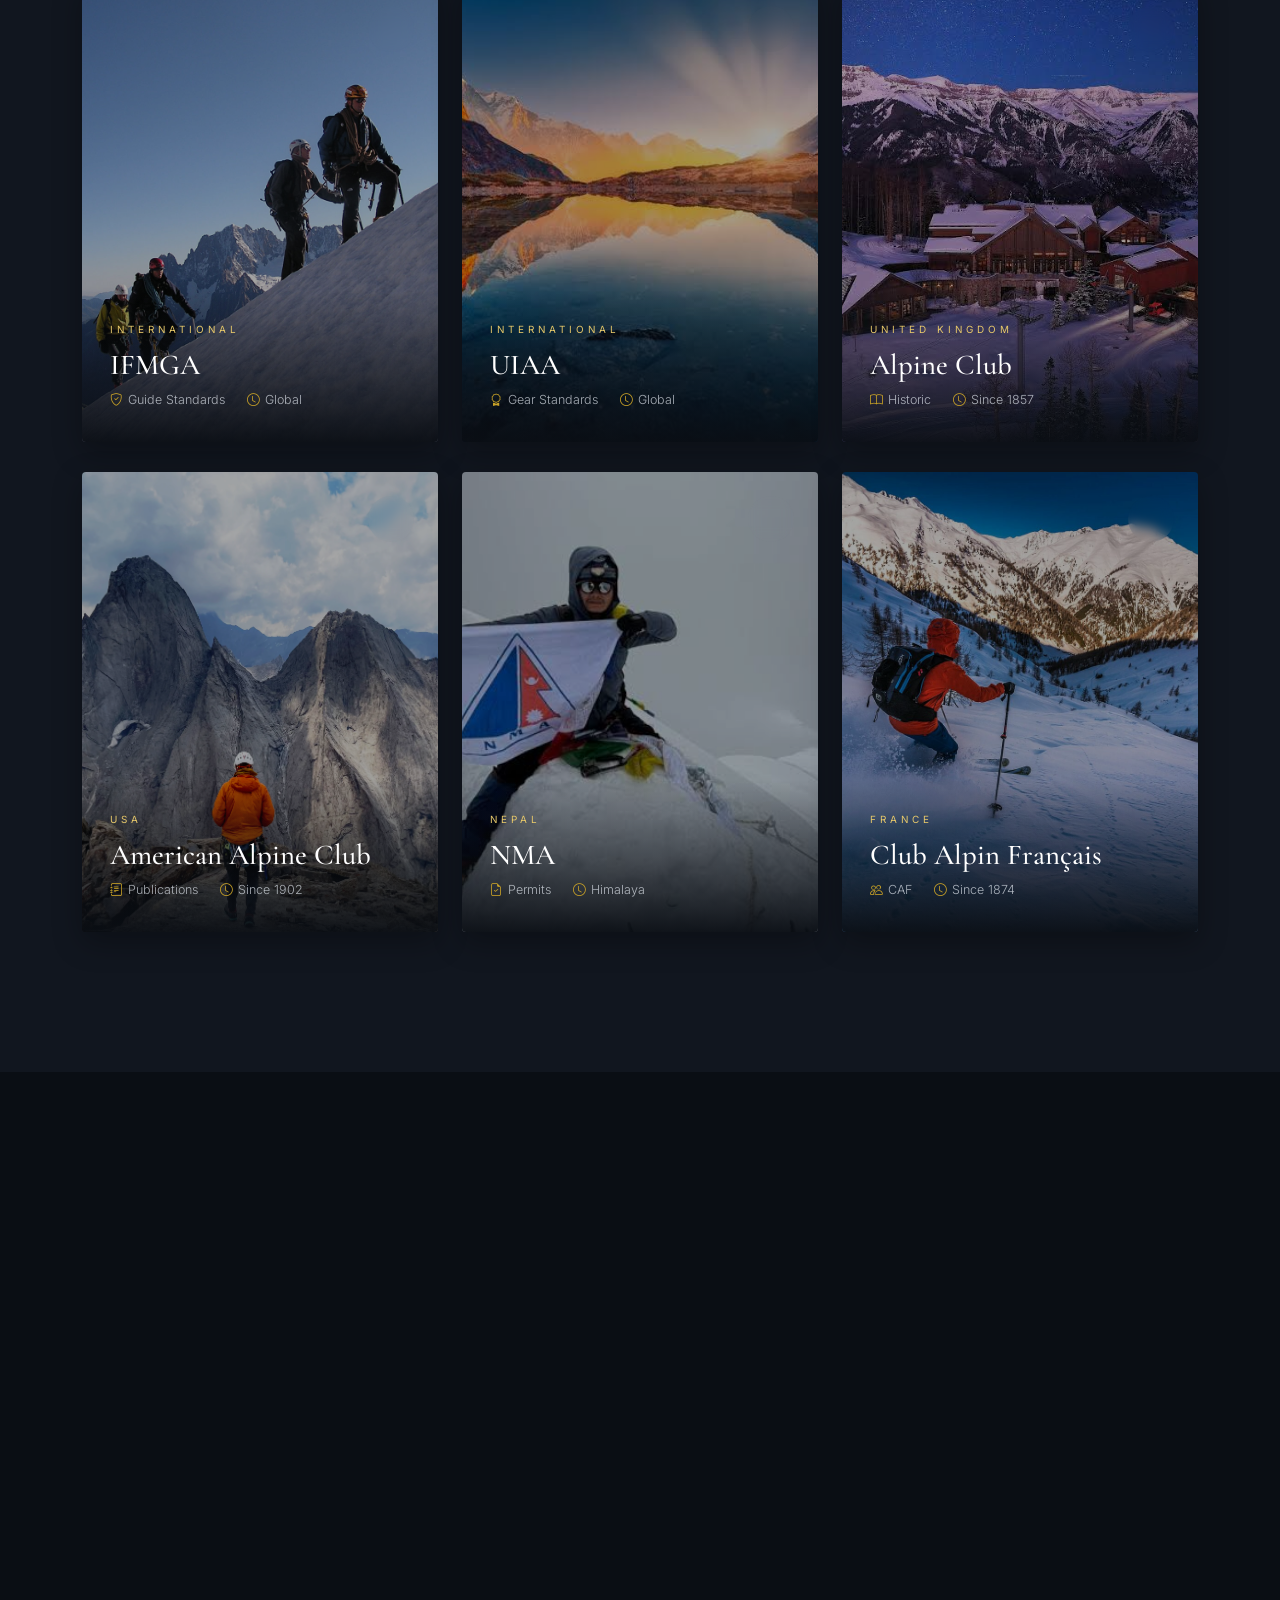
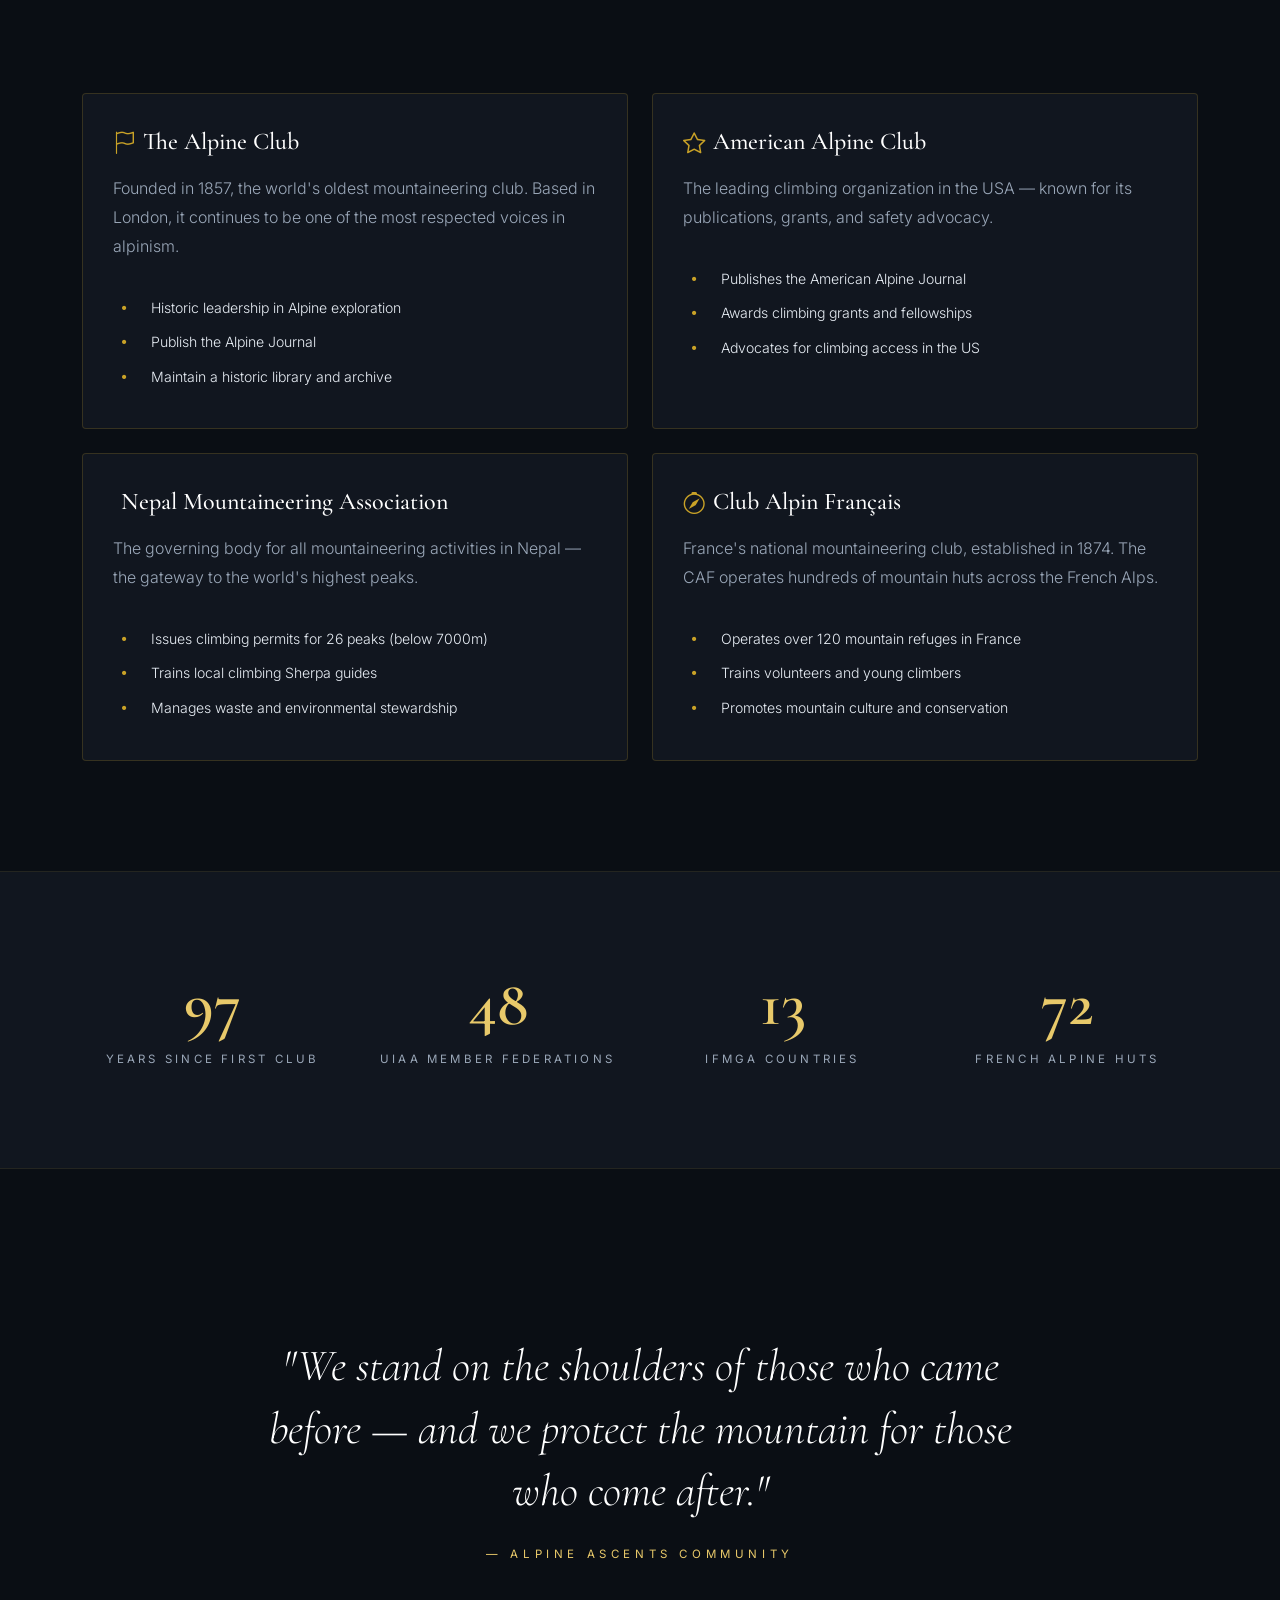
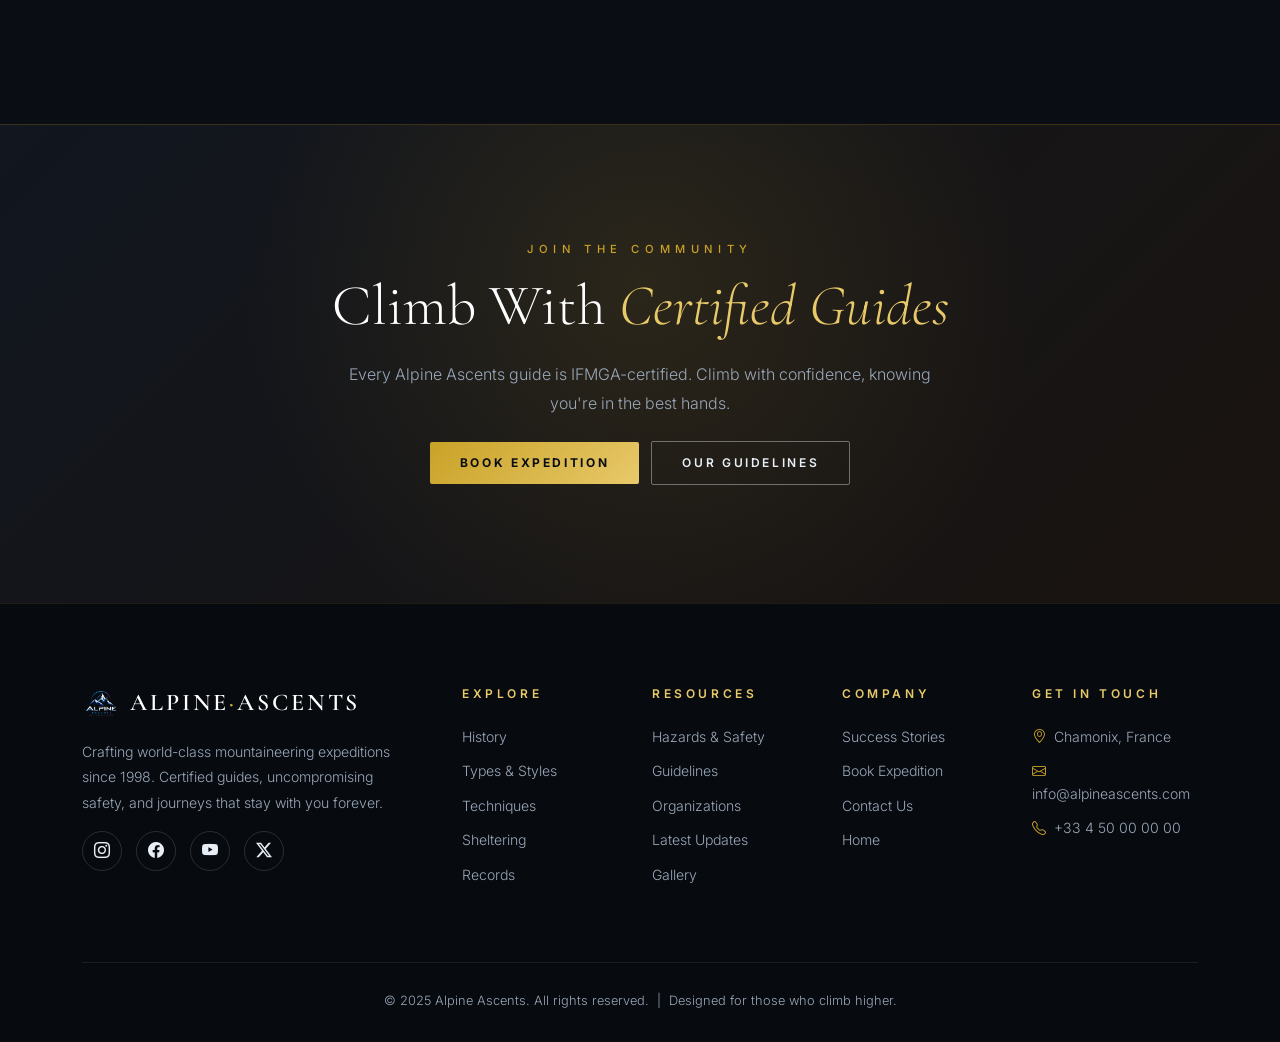
<file: html/organizations.html>
<!DOCTYPE html>
<html lang="en">
<head>
  <meta charset="UTF-8">
  <meta name="viewport" content="width=device-width, initial-scale=1.0">
  <meta name="description" content="Mountaineering organizations and clubs — IFMGA, UIAA, Alpine Club, and the global community of climbers.">
  <title>Organizations &amp; Clubs — Alpine Ascents</title>
  <!-- browser logo -->
  <link rel="icon" type="image/png" href="../images/logo.png/logo1.png">

  <link href="https://cdn.jsdelivr.net/npm/bootstrap@5.3.2/dist/css/bootstrap.min.css" rel="stylesheet">
  <link href="https://cdn.jsdelivr.net/npm/bootstrap-icons@1.11.1/font/bootstrap-icons.css" rel="stylesheet">
  <link rel="preconnect" href="https://fonts.googleapis.com">
  <link rel="preconnect" href="https://fonts.gstatic.com" crossorigin>
  <link href="https://fonts.googleapis.com/css2?family=Cormorant+Garamond:ital,wght@0,300;0,400;0,500;0,600;0,700;1,300;1,400;1,500&family=Inter:wght@300;400;500;600;700&display=swap" rel="stylesheet">

  <link rel="stylesheet" href="../css/style.css">
  <link rel="stylesheet" href="../css/organizations.css">
</head>
<body>

  <div id="mainContent" class="show">

    <!-- ==========================================
         NAVBAR
    =========================================== -->
    <nav class="navbar navbar-expand-lg fixed-top" id="mainNav">
      <div class="container">

        <a class="navbar-brand d-flex align-items-center" href="../index.html">
          <img src="../images/logo.png/logo1.png" alt="Alpine Ascents" class="brand-logo">
          <span class="brand-text">ALPINE<span>·</span>ASCENTS</span>
        </a>

        <button class="navbar-toggler border-0" type="button"
                data-bs-toggle="collapse" data-bs-target="#navMenu"
                aria-controls="navMenu" aria-expanded="false" aria-label="Toggle navigation">
          <i class="bi bi-list text-white fs-2"></i>
        </button>

        <div class="collapse navbar-collapse justify-content-end" id="navMenu">
          <ul class="navbar-nav align-items-lg-center">

            <li class="nav-item">
              <a class="nav-link" href="../index.html">Home</a>
            </li>

            <li class="nav-item dropdown">
              <a class="nav-link dropdown-toggle" href="#" id="learnDropdown"
                 role="button" data-bs-toggle="dropdown" aria-expanded="false">
                Learn
              </a>
              <ul class="dropdown-menu" aria-labelledby="learnDropdown">
                <li><a class="dropdown-item" href="history.html"><i class="bi bi-clock-history"></i> History</a></li>
                <li><a class="dropdown-item" href="types-styles.html"><i class="bi bi-diagram-3"></i> Types &amp; Styles</a></li>
                <li><a class="dropdown-item" href="techniques.html"><i class="bi bi-tools"></i> Techniques</a></li>
                <li><a class="dropdown-item" href="sheltering.html"><i class="bi bi-house-door"></i> Sheltering</a></li>
              </ul>
            </li>

            <li class="nav-item dropdown">
              <a class="nav-link dropdown-toggle" href="#" id="safetyDropdown"
                 role="button" data-bs-toggle="dropdown" aria-expanded="false">
                Safety
              </a>
              <ul class="dropdown-menu" aria-labelledby="safetyDropdown">
                <li><a class="dropdown-item" href="hazards-safety.html"><i class="bi bi-shield-exclamation"></i> Hazards &amp; Safety</a></li>
                <li><a class="dropdown-item" href="guidelines.html"><i class="bi bi-journal-check"></i> Guidelines</a></li>
              </ul>
            </li>

            <li class="nav-item dropdown">
              <a class="nav-link dropdown-toggle active" href="#" id="communityDropdown"
                 role="button" data-bs-toggle="dropdown" aria-expanded="false">
                Community
              </a>
              <ul class="dropdown-menu" aria-labelledby="communityDropdown">
                <li><a class="dropdown-item" href="records.html"><i class="bi bi-trophy"></i> Mountaineering Records</a></li>
                <li><a class="dropdown-item active" href="organizations.html"><i class="bi bi-people"></i> Organizations &amp; Clubs</a></li>
                <li><a class="dropdown-item" href="success-stories.html"><i class="bi bi-star"></i> Success Stories</a></li>
              </ul>
            </li>

            <li class="nav-item dropdown">
              <a class="nav-link dropdown-toggle" href="#" id="mediaDropdown"
                 role="button" data-bs-toggle="dropdown" aria-expanded="false">
                Media
              </a>
              <ul class="dropdown-menu" aria-labelledby="mediaDropdown">
                <li><a class="dropdown-item" href="gallery.html"><i class="bi bi-images"></i> Gallery</a></li>
                <li><a class="dropdown-item" href="latest-developments.html"><i class="bi bi-newspaper"></i> Latest Developments</a></li>
              </ul>
            </li>

            <li class="nav-item">
              <a class="nav-link" href="contact.html">Contact</a>
            </li>

            <li class="nav-item ms-lg-3 mt-3 mt-lg-0">
              <a class="btn btn-gold" href="booking.html">Book Expedition</a>
            </li>

          </ul>
        </div>
      </div>
    </nav>


    <!-- ==========================================
         PAGE HERO
    =========================================== -->
    <header class="page-hero" style="background-image:url('https://images.unsplash.com/photo-1551632811-561732d1e306?w=1920&q=80');">
      <div class="page-hero-overlay"></div>
      <div class="container page-hero-content text-center">
        <span class="section-eyebrow">The Global Community</span>
        <h1 class="page-title">Organizations <span class="italic">&amp; Clubs</span></h1>
        <p class="page-subtitle">
          The institutions that govern, protect, and grow the sport of mountaineering 
          around the world.
        </p>
      </div>
    </header>


    <!-- ==========================================
         INTRO
    =========================================== -->
    <section class="about-section">
      <div class="container">
        <div class="row align-items-center g-5">

          <div class="col-lg-6 reveal">
            <div class="feature-img-wrap">
              <img src="../images/image52.jpeg"
                   alt="Mountain community">
              <div class="feature-badge">United By The Mountain</div>
            </div>
          </div>

          <div class="col-lg-6 reveal">
            <span class="section-eyebrow">Standards &amp; Community</span>
            <h2 class="section-title">
              Stronger <span class="italic">Together</span>
            </h2>
            <p class="section-desc">
              Mountaineering is an individual sport built on collective responsibility. 
              Organizations around the world set safety standards, train guides, advocate 
              for access, and preserve the mountain environment for future generations.
            </p>

            <ul class="exp-list mt-4">
              <li><i class="bi bi-patch-check-fill"></i> International guide certifications</li>
              <li><i class="bi bi-patch-check-fill"></i> Safety standards and best practices</li>
              <li><i class="bi bi-patch-check-fill"></i> Environmental advocacy</li>
              <li><i class="bi bi-patch-check-fill"></i> Local clubs and training grounds</li>
            </ul>
          </div>

        </div>
      </div>
    </section>


    <!-- ==========================================
         ORGANIZATION CARDS
    =========================================== -->
    <section class="expeditions-section">
      <div class="container">

        <div class="text-center mb-5 reveal">
          <span class="section-eyebrow">Key Organizations</span>
          <h2 class="section-title">Leading The <span class="italic">Way</span></h2>
          <p class="section-desc mx-auto">
            Six major organizations that shape the sport of mountaineering globally.
          </p>
        </div>

        <div class="row">

          <div class="col-md-6 col-lg-4 reveal">
            <div class="expedition-card">
              <img src="../images/image53.jpg" alt="IFMGA">
              <div class="exp-arrow"><i class="bi bi-globe"></i></div>
              <div class="expedition-body">
                <div class="exp-region">International</div>
                <h3 class="exp-title">IFMGA</h3>
                <div class="exp-meta">
                  <span><i class="bi bi-shield-check"></i>Guide Standards</span>
                  <span><i class="bi bi-clock"></i>Global</span>
                </div>
              </div>
            </div>
          </div>

          <div class="col-md-6 col-lg-4 reveal">
            <div class="expedition-card">
              <img src="../images/images54.jpg" alt="UIAA">
              <div class="exp-arrow"><i class="bi bi-bezier2"></i></div>
              <div class="expedition-body">
                <div class="exp-region">International</div>
                <h3 class="exp-title">UIAA</h3>
                <div class="exp-meta">
                  <span><i class="bi bi-award"></i>Gear Standards</span>
                  <span><i class="bi bi-clock"></i>Global</span>
                </div>
              </div>
            </div>
          </div>

          <div class="col-md-6 col-lg-4 reveal">
            <div class="expedition-card">
              <img src="../images/images55.jpg" alt="Alpine Club">
              <div class="exp-arrow"><i class="bi bi-flag"></i></div>
              <div class="expedition-body">
                <div class="exp-region">United Kingdom</div>
                <h3 class="exp-title">Alpine Club</h3>
                <div class="exp-meta">
                  <span><i class="bi bi-book"></i>Historic</span>
                  <span><i class="bi bi-clock"></i>Since 1857</span>
                </div>
              </div>
            </div>
          </div>

          <div class="col-md-6 col-lg-4 reveal">
            <div class="expedition-card">
              <img src="../images/image56.webp" alt="American Alpine Club">
              <div class="exp-arrow"><i class="bi bi-star"></i></div>
              <div class="expedition-body">
                <div class="exp-region">USA</div>
                <h3 class="exp-title">American Alpine Club</h3>
                <div class="exp-meta">
                  <span><i class="bi bi-journal-text"></i>Publications</span>
                  <span><i class="bi bi-clock"></i>Since 1902</span>
                </div>
              </div>
            </div>
          </div>

          <div class="col-md-6 col-lg-4 reveal">
            <div class="expedition-card">
              <img src="../images/image57.jpg" alt="Nepal Mountaineering Association">
              <div class="exp-arrow"><i class="bi bi-mountain"></i></div>
              <div class="expedition-body">
                <div class="exp-region">Nepal</div>
                <h3 class="exp-title">NMA</h3>
                <div class="exp-meta">
                  <span><i class="bi bi-file-earmark-check"></i>Permits</span>
                  <span><i class="bi bi-clock"></i>Himalaya</span>
                </div>
              </div>
            </div>
          </div>

          <div class="col-md-6 col-lg-4 reveal">
            <div class="expedition-card">
              <img src="../images/image58.jpg" alt="Club Alpin Français">
              <div class="exp-arrow"><i class="bi bi-compass"></i></div>
              <div class="expedition-body">
                <div class="exp-region">France</div>
                <h3 class="exp-title">Club Alpin Français</h3>
                <div class="exp-meta">
                  <span><i class="bi bi-people"></i>CAF</span>
                  <span><i class="bi bi-clock"></i>Since 1874</span>
                </div>
              </div>
            </div>
          </div>

        </div>

      </div>
    </section>


    <!-- ==========================================
         DETAILED ORGANIZATIONS
    =========================================== -->
    <section class="about-section">
      <div class="container">

        <div class="text-center mb-5 reveal">
          <span class="section-eyebrow">In Detail</span>
          <h2 class="section-title">What Each <span class="italic">Organization Does</span></h2>
        </div>

        <div class="row g-4">

          <div class="col-lg-6 reveal">
            <div class="map-info-card h-100">
              <h3 class="map-info-title"><i class="bi bi-globe me-2 text-warning"></i>IFMGA</h3>
              <p class="section-desc mb-3">
                The International Federation of Mountain Guides Associations — the gold standard 
                for professional mountain guide certification worldwide.
              </p>
              <ul class="exp-list mb-0">
                <li><i class="bi bi-dot"></i> Certifies mountain guides across 22 member countries</li>
                <li><i class="bi bi-dot"></i> Sets global standards for guide training</li>
                <li><i class="bi bi-dot"></i> Ensures consistency in safety and professionalism</li>
              </ul>
            </div>
          </div>

          <div class="col-lg-6 reveal">
            <div class="map-info-card h-100">
              <h3 class="map-info-title"><i class="bi bi-bezier2 me-2 text-warning"></i>UIAA</h3>
              <p class="section-desc mb-3">
                The International Climbing and Mountaineering Federation — the global authority 
                on climbing equipment safety standards and mountain protection.
              </p>
              <ul class="exp-list mb-0">
                <li><i class="bi bi-dot"></i> Sets safety standards for ropes, harnesses, and gear</li>
                <li><i class="bi bi-dot"></i> Advocates for mountain access and environment</li>
                <li><i class="bi bi-dot"></i> Recognizes competition climbing worldwide</li>
              </ul>
            </div>
          </div>

          <div class="col-lg-6 reveal">
            <div class="map-info-card h-100">
              <h3 class="map-info-title"><i class="bi bi-flag me-2 text-warning"></i>The Alpine Club</h3>
              <p class="section-desc mb-3">
                Founded in 1857, the world's oldest mountaineering club. Based in London, 
                it continues to be one of the most respected voices in alpinism.
              </p>
              <ul class="exp-list mb-0">
                <li><i class="bi bi-dot"></i> Historic leadership in Alpine exploration</li>
                <li><i class="bi bi-dot"></i> Publish the Alpine Journal</li>
                <li><i class="bi bi-dot"></i> Maintain a historic library and archive</li>
              </ul>
            </div>
          </div>

          <div class="col-lg-6 reveal">
            <div class="map-info-card h-100">
              <h3 class="map-info-title"><i class="bi bi-star me-2 text-warning"></i>American Alpine Club</h3>
              <p class="section-desc mb-3">
                The leading climbing organization in the USA — known for its publications, 
                grants, and safety advocacy.
              </p>
              <ul class="exp-list mb-0">
                <li><i class="bi bi-dot"></i> Publishes the American Alpine Journal</li>
                <li><i class="bi bi-dot"></i> Awards climbing grants and fellowships</li>
                <li><i class="bi bi-dot"></i> Advocates for climbing access in the US</li>
              </ul>
            </div>
          </div>

          <div class="col-lg-6 reveal">
            <div class="map-info-card h-100">
              <h3 class="map-info-title"><i class="bi bi-mountain me-2 text-warning"></i>Nepal Mountaineering Association</h3>
              <p class="section-desc mb-3">
                The governing body for all mountaineering activities in Nepal — the gateway 
                to the world's highest peaks.
              </p>
              <ul class="exp-list mb-0">
                <li><i class="bi bi-dot"></i> Issues climbing permits for 26 peaks (below 7000m)</li>
                <li><i class="bi bi-dot"></i> Trains local climbing Sherpa guides</li>
                <li><i class="bi bi-dot"></i> Manages waste and environmental stewardship</li>
              </ul>
            </div>
          </div>

          <div class="col-lg-6 reveal">
            <div class="map-info-card h-100">
              <h3 class="map-info-title"><i class="bi bi-compass me-2 text-warning"></i>Club Alpin Français</h3>
              <p class="section-desc mb-3">
                France's national mountaineering club, established in 1874. The CAF operates 
                hundreds of mountain huts across the French Alps.
              </p>
              <ul class="exp-list mb-0">
                <li><i class="bi bi-dot"></i> Operates over 120 mountain refuges in France</li>
                <li><i class="bi bi-dot"></i> Trains volunteers and young climbers</li>
                <li><i class="bi bi-dot"></i> Promotes mountain culture and conservation</li>
              </ul>
            </div>
          </div>

        </div>
      </div>
    </section>


    <!-- ==========================================
         STATS
    =========================================== -->
    <section class="stats-section">
      <div class="container">
        <div class="row">

          <div class="col-6 col-md-3">
            <div class="stat-item">
              <div class="stat-num" data-count="160">0</div>
              <div class="stat-label">Years Since First Club</div>
            </div>
          </div>

          <div class="col-6 col-md-3">
            <div class="stat-item">
              <div class="stat-num" data-count="80">0</div>
              <div class="stat-label">UIAA Member Federations</div>
            </div>
          </div>

          <div class="col-6 col-md-3">
            <div class="stat-item">
              <div class="stat-num" data-count="22">0</div>
              <div class="stat-label">IFMGA Countries</div>
            </div>
          </div>

          <div class="col-6 col-md-3">
            <div class="stat-item">
              <div class="stat-num" data-count="120">0</div>
              <div class="stat-label">French Alpine Huts</div>
            </div>
          </div>

        </div>
      </div>
    </section>


    <!-- ==========================================
         PARALLAX QUOTE
    =========================================== -->
    <section class="parallax-quote" style="background-image:url('https://images.unsplash.com/photo-1454496522488-7a8e488e8606?w=1920&q=80');">
      <div class="container">
        <p class="quote-text reveal">
          "We stand on the shoulders of those who came before — and we protect the mountain for those who come after."
        </p>
        <div class="quote-author reveal">— Alpine Ascents Community</div>
      </div>
    </section>


    <!-- ==========================================
         CTA
    =========================================== -->
    <section class="cta-section">
      <div class="container">
        <div class="reveal">
          <span class="section-eyebrow">Join The Community</span>
          <h2 class="section-title">
            Climb With <span class="italic">Certified Guides</span>
          </h2>
          <p class="section-desc mx-auto mb-4">
            Every Alpine Ascents guide is IFMGA-certified. Climb with confidence, 
            knowing you're in the best hands.
          </p>
          <a href="booking.html" class="btn btn-gold me-2 mb-2">Book Expedition</a>
          <a href="guidelines.html" class="btn btn-outline-ice mb-2">Our Guidelines</a>
        </div>
      </div>
    </section>


    <!-- ==========================================
         FOOTER
    =========================================== -->
    <footer>
      <div class="container">
        <div class="row gy-4">

          <div class="col-lg-4 col-md-6">
            <a href="../index.html" class="footer-brand-wrap d-flex align-items-center mb-3">
              <img src="../images/logo.png/logo1.png" alt="Alpine Ascents" class="footer-logo">
              <span class="footer-brand">ALPINE<span>·</span>ASCENTS</span>
            </a>
            <p class="footer-text">
              Crafting world-class mountaineering expeditions since 1998.
              Certified guides, uncompromising safety, and journeys that stay with you forever.
            </p>
            <div class="social-icons mt-3">
              <a href="#" aria-label="Instagram"><i class="bi bi-instagram"></i></a>
              <a href="#" aria-label="Facebook"><i class="bi bi-facebook"></i></a>
              <a href="#" aria-label="YouTube"><i class="bi bi-youtube"></i></a>
              <a href="#" aria-label="Twitter"><i class="bi bi-twitter-x"></i></a>
            </div>
          </div>

          <div class="col-lg-2 col-md-6 col-6">
            <div class="footer-heading">Explore</div>
            <ul class="footer-links">
              <li><a href="history.html">History</a></li>
              <li><a href="types-styles.html">Types &amp; Styles</a></li>
              <li><a href="techniques.html">Techniques</a></li>
              <li><a href="sheltering.html">Sheltering</a></li>
              <li><a href="records.html">Records</a></li>
            </ul>
          </div>

          <div class="col-lg-2 col-md-6 col-6">
            <div class="footer-heading">Resources</div>
            <ul class="footer-links">
              <li><a href="hazards-safety.html">Hazards &amp; Safety</a></li>
              <li><a href="guidelines.html">Guidelines</a></li>
              <li><a href="organizations.html">Organizations</a></li>
              <li><a href="latest-developments.html">Latest Updates</a></li>
              <li><a href="gallery.html">Gallery</a></li>
            </ul>
          </div>

          <div class="col-lg-2 col-md-6 col-6">
            <div class="footer-heading">Company</div>
            <ul class="footer-links">
              <li><a href="success-stories.html">Success Stories</a></li>
              <li><a href="booking.html">Book Expedition</a></li>
              <li><a href="contact.html">Contact Us</a></li>
              <li><a href="../index.html">Home</a></li>
            </ul>
          </div>

          <div class="col-lg-2 col-md-6 col-6">
            <div class="footer-heading">Get In Touch</div>
            <ul class="footer-links">
              <li><i class="bi bi-geo-alt me-2 text-warning"></i>Chamonix, France</li>
              <li><i class="bi bi-envelope me-2 text-warning"></i>info@alpineascents.com</li>
              <li><i class="bi bi-telephone me-2 text-warning"></i>+33 4 50 00 00 00</li>
            </ul>
          </div>

        </div>

        <div class="footer-bottom">
          &copy; 2025 Alpine Ascents. All rights reserved. &nbsp;|&nbsp;
          Designed for those who climb higher.
        </div>

      </div>
    </footer>

  </div><!-- /#mainContent -->


  <script src="https://cdn.jsdelivr.net/npm/bootstrap@5.3.2/dist/js/bootstrap.bundle.min.js"></script>
  <script src="https://code.jquery.com/jquery-3.7.1.min.js"></script>
  <script src="../js/main.js"></script>
  <script src="../js/organizations.js"></script>

</body>
</html>
</file>
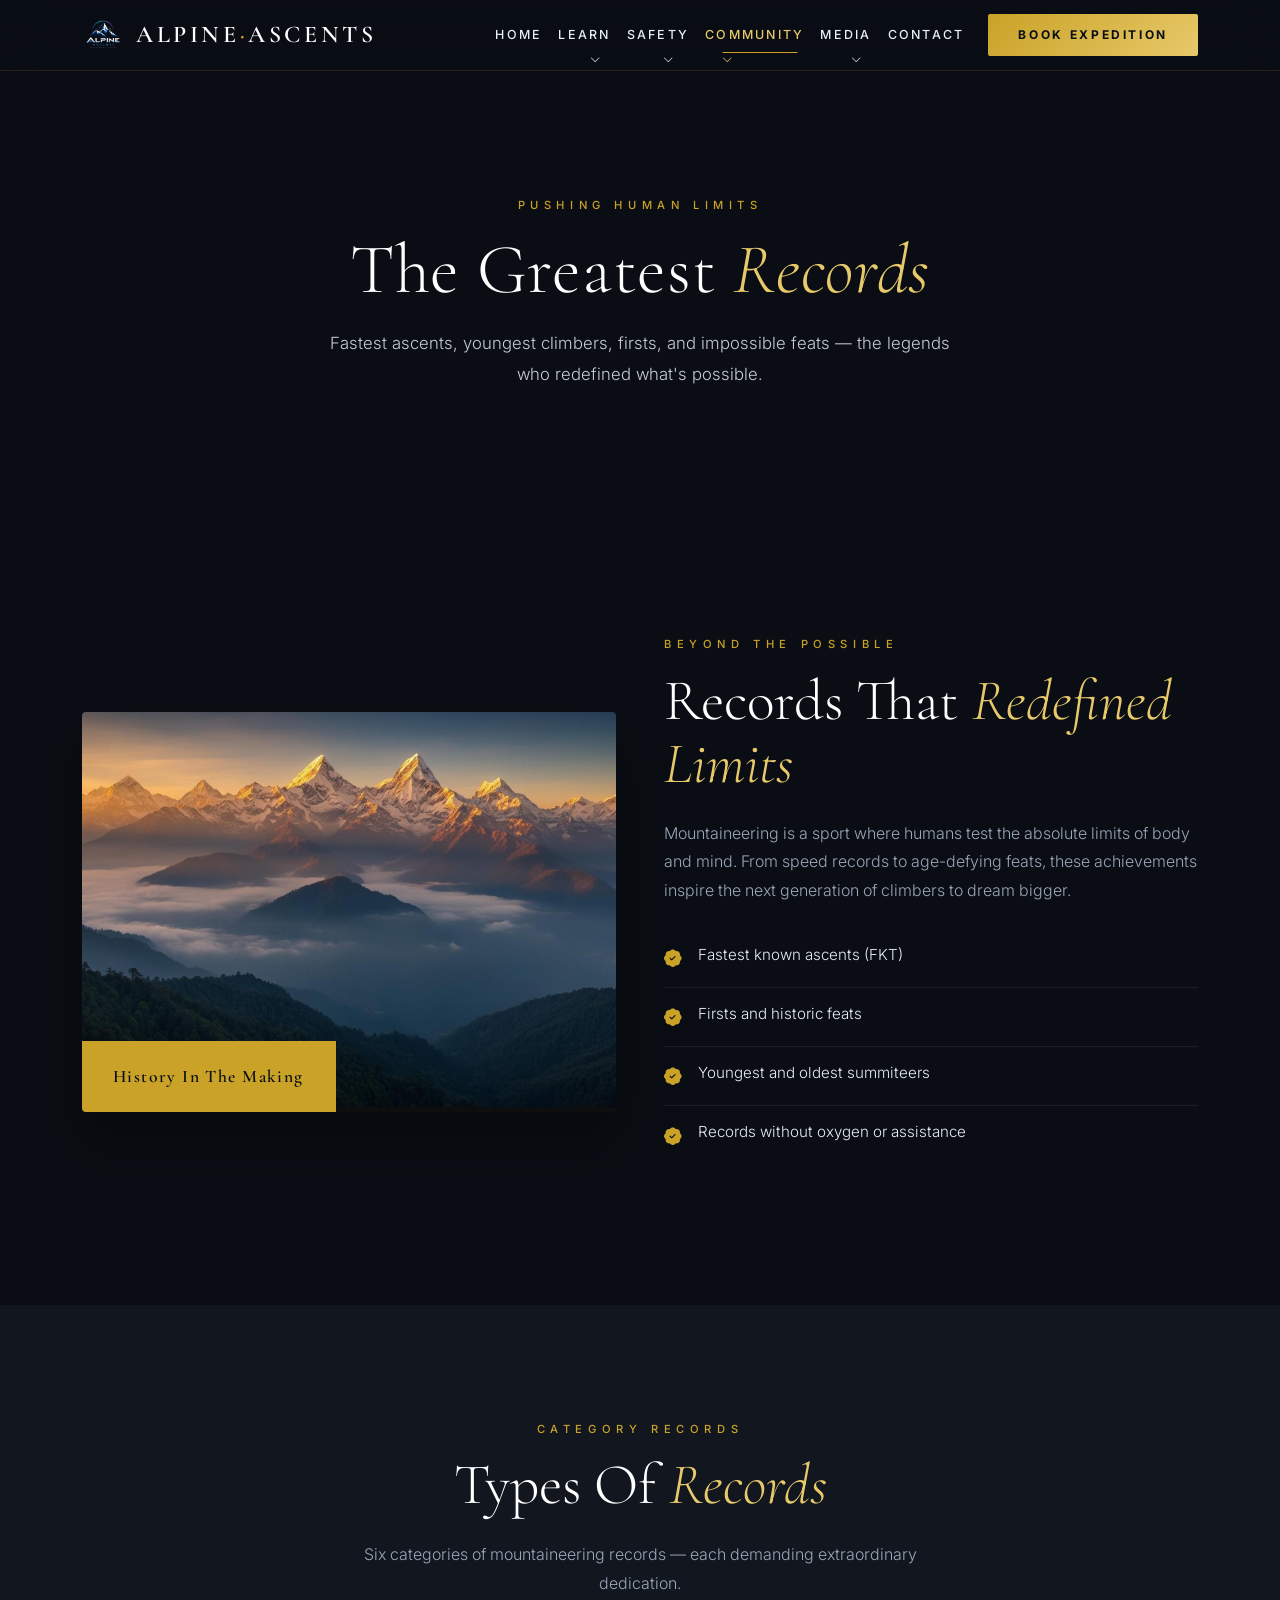
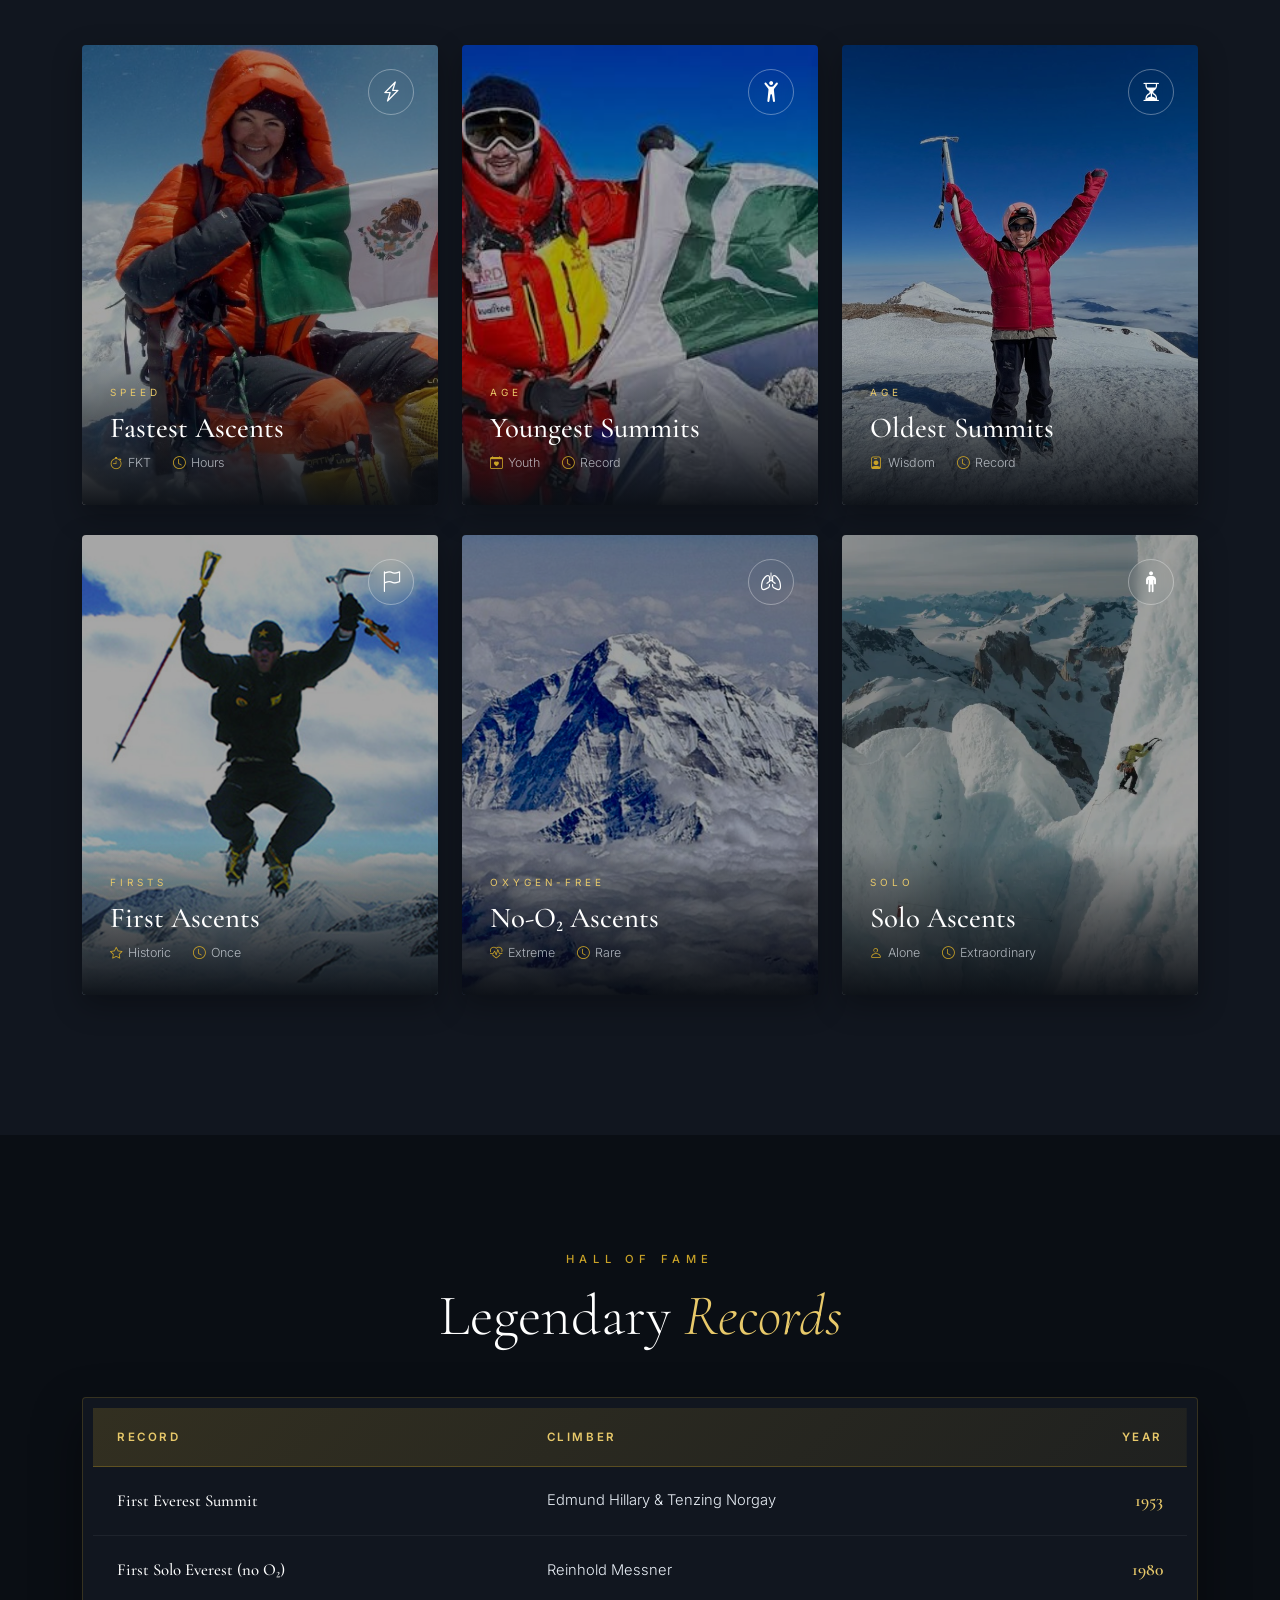
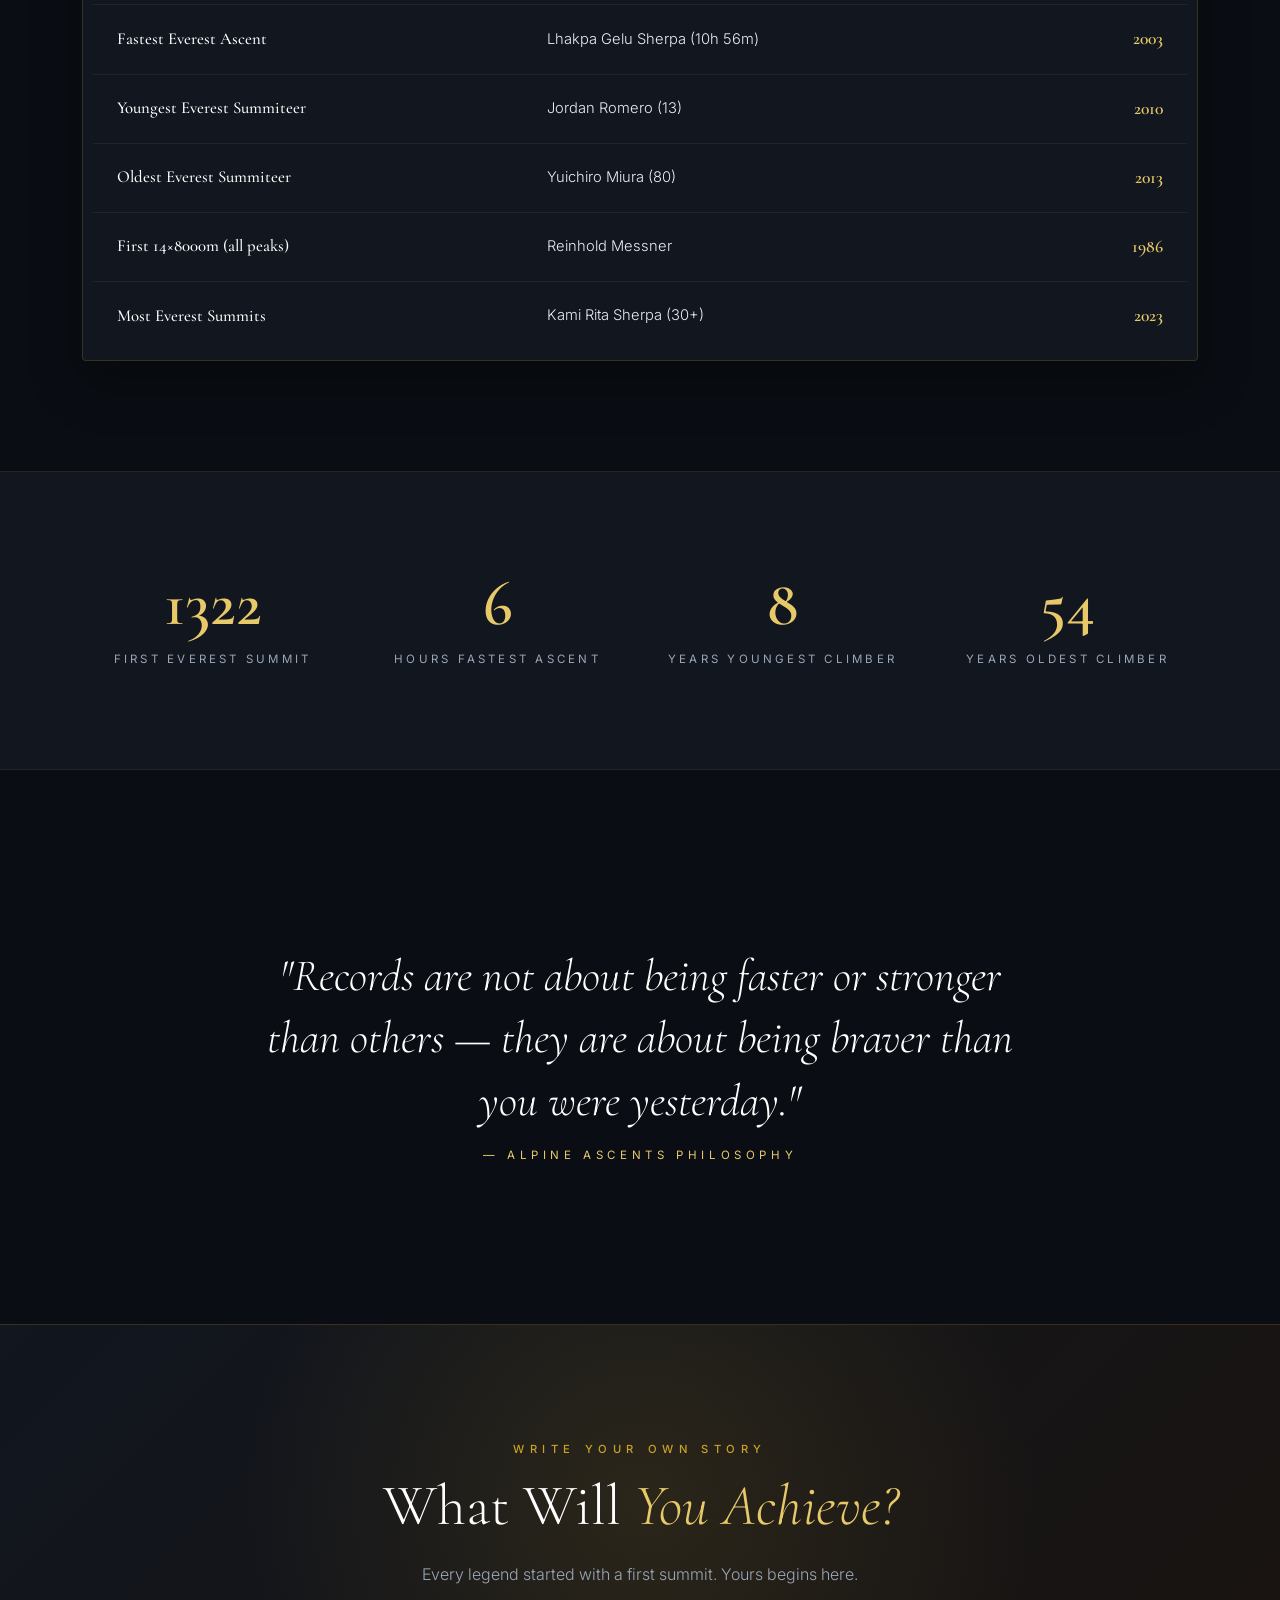
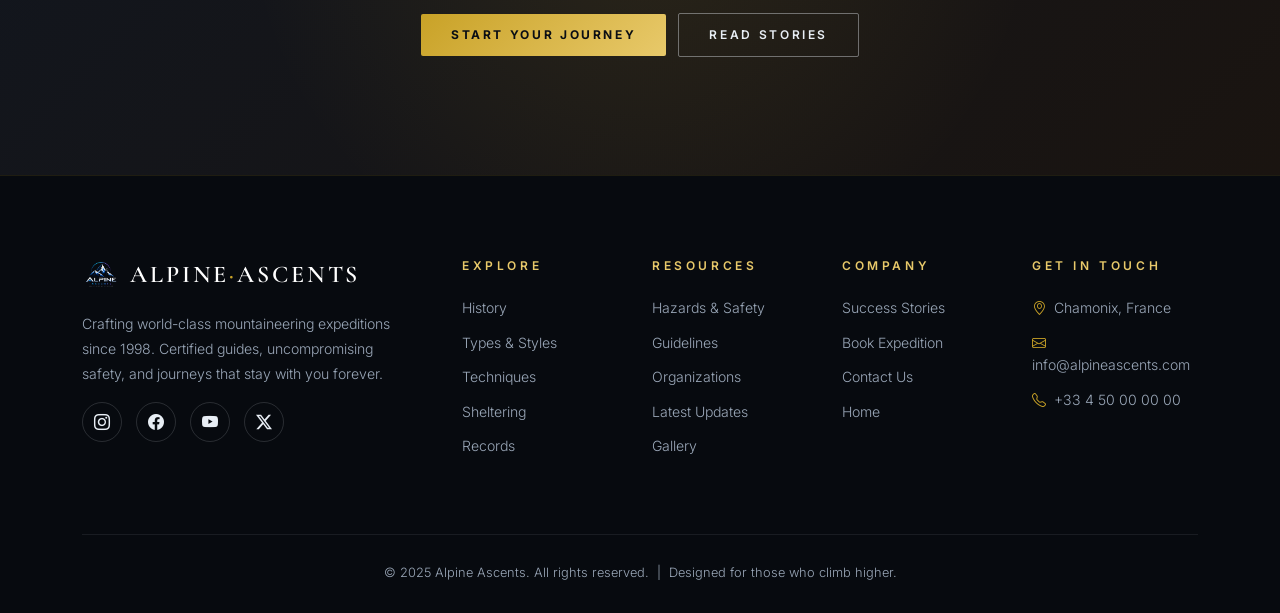
<file: html/records.html>
<!DOCTYPE html>
<html lang="en">
<head>
  <meta charset="UTF-8">
  <meta name="viewport" content="width=device-width, initial-scale=1.0">
  <meta name="description" content="Mountaineering records — fastest ascents, youngest climbers, firsts, and the legends who pushed human limits.">
  <title>Mountaineering Records — Alpine Ascents</title>
  <!-- browser logo -->
  <link rel="icon" type="image/png" href="../images/logo.png/logo1.png">

  <link href="https://cdn.jsdelivr.net/npm/bootstrap@5.3.2/dist/css/bootstrap.min.css" rel="stylesheet">
  <link href="https://cdn.jsdelivr.net/npm/bootstrap-icons@1.11.1/font/bootstrap-icons.css" rel="stylesheet">
  <link rel="preconnect" href="https://fonts.googleapis.com">
  <link rel="preconnect" href="https://fonts.gstatic.com" crossorigin>
  <link href="https://fonts.googleapis.com/css2?family=Cormorant+Garamond:ital,wght@0,300;0,400;0,500;0,600;0,700;1,300;1,400;1,500&family=Inter:wght@300;400;500;600;700&display=swap" rel="stylesheet">

  <link rel="stylesheet" href="../css/style.css">
  <link rel="stylesheet" href="../css/records.css">
</head>
<body>

  <div id="mainContent" class="show">

    <!-- ==========================================
         NAVBAR
    =========================================== -->
    <nav class="navbar navbar-expand-lg fixed-top" id="mainNav">
      <div class="container">

        <a class="navbar-brand d-flex align-items-center" href="../index.html">
          <img src="../images/logo.png/logo1.png" alt="Alpine Ascents" class="brand-logo">
          <span class="brand-text">ALPINE<span>·</span>ASCENTS</span>
        </a>

        <button class="navbar-toggler border-0" type="button"
                data-bs-toggle="collapse" data-bs-target="#navMenu"
                aria-controls="navMenu" aria-expanded="false" aria-label="Toggle navigation">
          <i class="bi bi-list text-white fs-2"></i>
        </button>

        <div class="collapse navbar-collapse justify-content-end" id="navMenu">
          <ul class="navbar-nav align-items-lg-center">

            <li class="nav-item">
              <a class="nav-link" href="../index.html">Home</a>
            </li>

            <li class="nav-item dropdown">
              <a class="nav-link dropdown-toggle" href="#" id="learnDropdown"
                 role="button" data-bs-toggle="dropdown" aria-expanded="false">
                Learn
              </a>
              <ul class="dropdown-menu" aria-labelledby="learnDropdown">
                <li><a class="dropdown-item" href="history.html"><i class="bi bi-clock-history"></i> History</a></li>
                <li><a class="dropdown-item" href="types-styles.html"><i class="bi bi-diagram-3"></i> Types &amp; Styles</a></li>
                <li><a class="dropdown-item" href="techniques.html"><i class="bi bi-tools"></i> Techniques</a></li>
                <li><a class="dropdown-item" href="sheltering.html"><i class="bi bi-house-door"></i> Sheltering</a></li>
              </ul>
            </li>

            <li class="nav-item dropdown">
              <a class="nav-link dropdown-toggle" href="#" id="safetyDropdown"
                 role="button" data-bs-toggle="dropdown" aria-expanded="false">
                Safety
              </a>
              <ul class="dropdown-menu" aria-labelledby="safetyDropdown">
                <li><a class="dropdown-item" href="hazards-safety.html"><i class="bi bi-shield-exclamation"></i> Hazards &amp; Safety</a></li>
                <li><a class="dropdown-item" href="guidelines.html"><i class="bi bi-journal-check"></i> Guidelines</a></li>
              </ul>
            </li>

            <li class="nav-item dropdown">
              <a class="nav-link dropdown-toggle active" href="#" id="communityDropdown"
                 role="button" data-bs-toggle="dropdown" aria-expanded="false">
                Community
              </a>
              <ul class="dropdown-menu" aria-labelledby="communityDropdown">
                <li><a class="dropdown-item active" href="records.html"><i class="bi bi-trophy"></i> Mountaineering Records</a></li>
                <li><a class="dropdown-item" href="organizations.html"><i class="bi bi-people"></i> Organizations &amp; Clubs</a></li>
                <li><a class="dropdown-item" href="success-stories.html"><i class="bi bi-star"></i> Success Stories</a></li>
              </ul>
            </li>

            <li class="nav-item dropdown">
              <a class="nav-link dropdown-toggle" href="#" id="mediaDropdown"
                 role="button" data-bs-toggle="dropdown" aria-expanded="false">
                Media
              </a>
              <ul class="dropdown-menu" aria-labelledby="mediaDropdown">
                <li><a class="dropdown-item" href="gallery.html"><i class="bi bi-images"></i> Gallery</a></li>
                <li><a class="dropdown-item" href="latest-developments.html"><i class="bi bi-newspaper"></i> Latest Developments</a></li>
              </ul>
            </li>

            <li class="nav-item">
              <a class="nav-link" href="contact.html">Contact</a>
            </li>

            <li class="nav-item ms-lg-3 mt-3 mt-lg-0">
              <a class="btn btn-gold" href="booking.html">Book Expedition</a>
            </li>

          </ul>
        </div>
      </div>
    </nav>


    <!-- ==========================================
         PAGE HERO
    =========================================== -->
    <header class="page-hero" style="background-image:url('https://images.unsplash.com/photo-1506905925346-21bda4d32df4?w=1920&q=80');">
      <div class="page-hero-overlay"></div>
      <div class="container page-hero-content text-center">
        <span class="section-eyebrow">Pushing Human Limits</span>
        <h1 class="page-title">The Greatest <span class="italic">Records</span></h1>
        <p class="page-subtitle">
          Fastest ascents, youngest climbers, firsts, and impossible feats — 
          the legends who redefined what's possible.
        </p>
      </div>
    </header>


    <!-- ==========================================
         INTRO
    =========================================== -->
    <section class="about-section">
      <div class="container">
        <div class="row align-items-center g-5">

          <div class="col-lg-6 reveal">
            <div class="feature-img-wrap">
              <img src="../images/image45.jpeg"
                   alt="Summit achievement">
              <div class="feature-badge">History In The Making</div>
            </div>
          </div>

          <div class="col-lg-6 reveal">
            <span class="section-eyebrow">Beyond The Possible</span>
            <h2 class="section-title">
              Records That <span class="italic">Redefined Limits</span>
            </h2>
            <p class="section-desc">
              Mountaineering is a sport where humans test the absolute limits of body and mind. 
              From speed records to age-defying feats, these achievements inspire the next 
              generation of climbers to dream bigger.
            </p>

            <ul class="exp-list mt-4">
              <li><i class="bi bi-patch-check-fill"></i> Fastest known ascents (FKT)</li>
              <li><i class="bi bi-patch-check-fill"></i> Firsts and historic feats</li>
              <li><i class="bi bi-patch-check-fill"></i> Youngest and oldest summiteers</li>
              <li><i class="bi bi-patch-check-fill"></i> Records without oxygen or assistance</li>
            </ul>
          </div>

        </div>
      </div>
    </section>


    <!-- ==========================================
         RECORD CARDS GRID
    =========================================== -->
    <section class="expeditions-section">
      <div class="container">

        <div class="text-center mb-5 reveal">
          <span class="section-eyebrow">Category Records</span>
          <h2 class="section-title">Types Of <span class="italic">Records</span></h2>
          <p class="section-desc mx-auto">
            Six categories of mountaineering records — each demanding extraordinary dedication.
          </p>
        </div>

        <div class="row">

          <div class="col-md-6 col-lg-4 reveal">
            <div class="expedition-card">
              <img src="../images/image46.jpg" alt="Speed Records">
              <div class="exp-arrow"><i class="bi bi-lightning-charge"></i></div>
              <div class="expedition-body">
                <div class="exp-region">Speed</div>
                <h3 class="exp-title">Fastest Ascents</h3>
                <div class="exp-meta">
                  <span><i class="bi bi-stopwatch"></i>FKT</span>
                  <span><i class="bi bi-clock"></i>Hours</span>
                </div>
              </div>
            </div>
          </div>

          <div class="col-md-6 col-lg-4 reveal">
            <div class="expedition-card">
              <img src="../images/images47.jpg" alt="Youngest Climbers">
              <div class="exp-arrow"><i class="bi bi-person-arms-up"></i></div>
              <div class="expedition-body">
                <div class="exp-region">Age</div>
                <h3 class="exp-title">Youngest Summits</h3>
                <div class="exp-meta">
                  <span><i class="bi bi-calendar-heart"></i>Youth</span>
                  <span><i class="bi bi-clock"></i>Record</span>
                </div>
              </div>
            </div>
          </div>

          <div class="col-md-6 col-lg-4 reveal">
            <div class="expedition-card">
              <img src="../images/image48.jpeg" alt="Oldest Climbers">
              <div class="exp-arrow"><i class="bi bi-hourglass-split"></i></div>
              <div class="expedition-body">
                <div class="exp-region">Age</div>
                <h3 class="exp-title">Oldest Summits</h3>
                <div class="exp-meta">
                  <span><i class="bi bi-person-badge"></i>Wisdom</span>
                  <span><i class="bi bi-clock"></i>Record</span>
                </div>
              </div>
            </div>
          </div>

          <div class="col-md-6 col-lg-4 reveal">
            <div class="expedition-card">
              <img src="../images/image49.jpg" alt="First Ascents">
              <div class="exp-arrow"><i class="bi bi-flag"></i></div>
              <div class="expedition-body">
                <div class="exp-region">Firsts</div>
                <h3 class="exp-title">First Ascents</h3>
                <div class="exp-meta">
                  <span><i class="bi bi-star"></i>Historic</span>
                  <span><i class="bi bi-clock"></i>Once</span>
                </div>
              </div>
            </div>
          </div>

          <div class="col-md-6 col-lg-4 reveal">
            <div class="expedition-card">
              <img src="../images/image50.jpg" alt="No Oxygen">
              <div class="exp-arrow"><i class="bi bi-lungs"></i></div>
              <div class="expedition-body">
                <div class="exp-region">Oxygen-Free</div>
                <h3 class="exp-title">No-O₂ Ascents</h3>
                <div class="exp-meta">
                  <span><i class="bi bi-heart-pulse"></i>Extreme</span>
                  <span><i class="bi bi-clock"></i>Rare</span>
                </div>
              </div>
            </div>
          </div>

          <div class="col-md-6 col-lg-4 reveal">
            <div class="expedition-card">
              <img src="../images/image51.webp" alt="Solo">
              <div class="exp-arrow"><i class="bi bi-person-standing"></i></div>
              <div class="expedition-body">
                <div class="exp-region">Solo</div>
                <h3 class="exp-title">Solo Ascents</h3>
                <div class="exp-meta">
                  <span><i class="bi bi-person"></i>Alone</span>
                  <span><i class="bi bi-clock"></i>Extraordinary</span>
                </div>
              </div>
            </div>
          </div>

        </div>

      </div>
    </section>


    <!-- ==========================================
         FAMOUS RECORDS TABLE
    =========================================== -->
    <section class="about-section">
      <div class="container">

        <div class="text-center mb-5 reveal">
          <span class="section-eyebrow">Hall Of Fame</span>
          <h2 class="section-title">Legendary <span class="italic">Records</span></h2>
        </div>

        <div class="records-table-wrap reveal">
          <div class="table-responsive">
            <table class="records-table">
              <thead>
                <tr>
                  <th>Record</th>
                  <th>Climber</th>
                  <th>Year</th>
                </tr>
              </thead>
              <tbody>
                <tr>
                  <td>First Everest Summit</td>
                  <td>Edmund Hillary &amp; Tenzing Norgay</td>
                  <td>1953</td>
                </tr>
                <tr>
                  <td>First Solo Everest (no O₂)</td>
                  <td>Reinhold Messner</td>
                  <td>1980</td>
                </tr>
                <tr>
                  <td>Fastest Everest Ascent</td>
                  <td>Lhakpa Gelu Sherpa (10h 56m)</td>
                  <td>2003</td>
                </tr>
                <tr>
                  <td>Youngest Everest Summiteer</td>
                  <td>Jordan Romero (13)</td>
                  <td>2010</td>
                </tr>
                <tr>
                  <td>Oldest Everest Summiteer</td>
                  <td>Yuichiro Miura (80)</td>
                  <td>2013</td>
                </tr>
                <tr>
                  <td>First 14×8000m (all peaks)</td>
                  <td>Reinhold Messner</td>
                  <td>1986</td>
                </tr>
                <tr>
                  <td>Most Everest Summits</td>
                  <td>Kami Rita Sherpa (30+)</td>
                  <td>2023</td>
                </tr>
              </tbody>
            </table>
          </div>
        </div>
      </div>
    </section>


    <!-- ==========================================
         STATS
    =========================================== -->
    <section class="stats-section">
      <div class="container">
        <div class="row">

          <div class="col-6 col-md-3">
            <div class="stat-item">
              <div class="stat-num" data-count="1953">0</div>
              <div class="stat-label">First Everest Summit</div>
            </div>
          </div>

          <div class="col-6 col-md-3">
            <div class="stat-item">
              <div class="stat-num" data-count="10">0</div>
              <div class="stat-label">Hours Fastest Ascent</div>
            </div>
          </div>

          <div class="col-6 col-md-3">
            <div class="stat-item">
              <div class="stat-num" data-count="13">0</div>
              <div class="stat-label">Years Youngest Climber</div>
            </div>
          </div>

          <div class="col-6 col-md-3">
            <div class="stat-item">
              <div class="stat-num" data-count="80">0</div>
              <div class="stat-label">Years Oldest Climber</div>
            </div>
          </div>

        </div>
      </div>
    </section>


    <!-- ==========================================
         PARALLAX QUOTE
    =========================================== -->
    <section class="parallax-quote" style="background-image:url('https://images.unsplash.com/photo-1454496522488-7a8e488e8606?w=1920&q=80');">
      <div class="container">
        <p class="quote-text reveal">
          "Records are not about being faster or stronger than others — they are about being braver than you were yesterday."
        </p>
        <div class="quote-author reveal">— Alpine Ascents Philosophy</div>
      </div>
    </section>


    <!-- ==========================================
         CTA
    =========================================== -->
    <section class="cta-section">
      <div class="container">
        <div class="reveal">
          <span class="section-eyebrow">Write Your Own Story</span>
          <h2 class="section-title">
            What Will <span class="italic">You Achieve?</span>
          </h2>
          <p class="section-desc mx-auto mb-4">
            Every legend started with a first summit. Yours begins here.
          </p>
          <a href="booking.html" class="btn btn-gold me-2 mb-2">Start Your Journey</a>
          <a href="success-stories.html" class="btn btn-outline-ice mb-2">Read Stories</a>
        </div>
      </div>
    </section>


    <!-- ==========================================
         FOOTER
    =========================================== -->
    <footer>
      <div class="container">
        <div class="row gy-4">

          <div class="col-lg-4 col-md-6">
            <a href="../index.html" class="footer-brand-wrap d-flex align-items-center mb-3">
              <img src="../images/logo.png/logo1.png" alt="Alpine Ascents" class="footer-logo">
              <span class="footer-brand">ALPINE<span>·</span>ASCENTS</span>
            </a>
            <p class="footer-text">
              Crafting world-class mountaineering expeditions since 1998.
              Certified guides, uncompromising safety, and journeys that stay with you forever.
            </p>
            <div class="social-icons mt-3">
              <a href="#" aria-label="Instagram"><i class="bi bi-instagram"></i></a>
              <a href="#" aria-label="Facebook"><i class="bi bi-facebook"></i></a>
              <a href="#" aria-label="YouTube"><i class="bi bi-youtube"></i></a>
              <a href="#" aria-label="Twitter"><i class="bi bi-twitter-x"></i></a>
            </div>
          </div>

          <div class="col-lg-2 col-md-6 col-6">
            <div class="footer-heading">Explore</div>
            <ul class="footer-links">
              <li><a href="history.html">History</a></li>
              <li><a href="types-styles.html">Types &amp; Styles</a></li>
              <li><a href="techniques.html">Techniques</a></li>
              <li><a href="sheltering.html">Sheltering</a></li>
              <li><a href="records.html">Records</a></li>
            </ul>
          </div>

          <div class="col-lg-2 col-md-6 col-6">
            <div class="footer-heading">Resources</div>
            <ul class="footer-links">
              <li><a href="hazards-safety.html">Hazards &amp; Safety</a></li>
              <li><a href="guidelines.html">Guidelines</a></li>
              <li><a href="organizations.html">Organizations</a></li>
              <li><a href="latest-developments.html">Latest Updates</a></li>
              <li><a href="gallery.html">Gallery</a></li>
            </ul>
          </div>

          <div class="col-lg-2 col-md-6 col-6">
            <div class="footer-heading">Company</div>
            <ul class="footer-links">
              <li><a href="success-stories.html">Success Stories</a></li>
              <li><a href="booking.html">Book Expedition</a></li>
              <li><a href="contact.html">Contact Us</a></li>
              <li><a href="../index.html">Home</a></li>
            </ul>
          </div>

          <div class="col-lg-2 col-md-6 col-6">
            <div class="footer-heading">Get In Touch</div>
            <ul class="footer-links">
              <li><i class="bi bi-geo-alt me-2 text-warning"></i>Chamonix, France</li>
              <li><i class="bi bi-envelope me-2 text-warning"></i>info@alpineascents.com</li>
              <li><i class="bi bi-telephone me-2 text-warning"></i>+33 4 50 00 00 00</li>
            </ul>
          </div>

        </div>

        <div class="footer-bottom">
          &copy; 2025 Alpine Ascents. All rights reserved. &nbsp;|&nbsp;
          Designed for those who climb higher.
        </div>

      </div>
    </footer>

  </div><!-- /#mainContent -->


  <script src="https://cdn.jsdelivr.net/npm/bootstrap@5.3.2/dist/js/bootstrap.bundle.min.js"></script>
  <script src="https://code.jquery.com/jquery-3.7.1.min.js"></script>
  <script src="../js/main.js"></script>
  <script src="../js/records.js"></script>

</body>
</html>
</file>
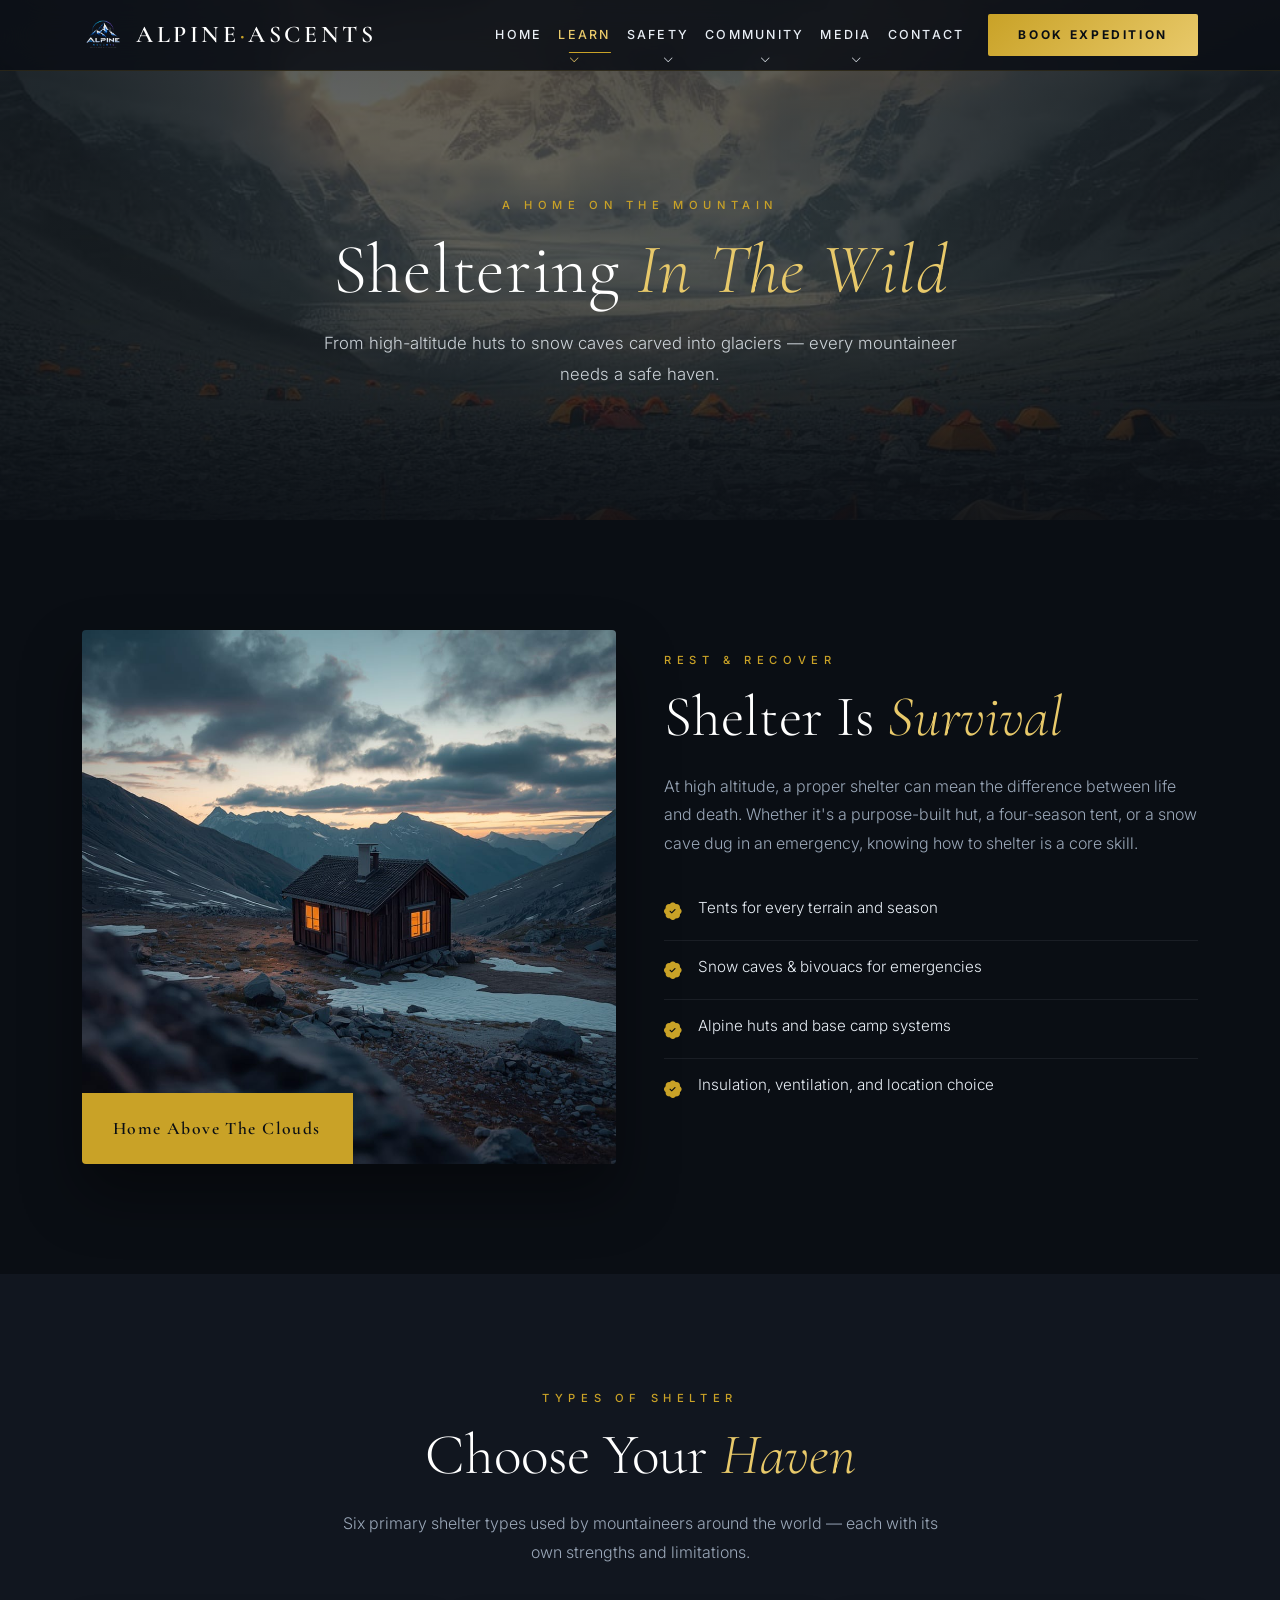
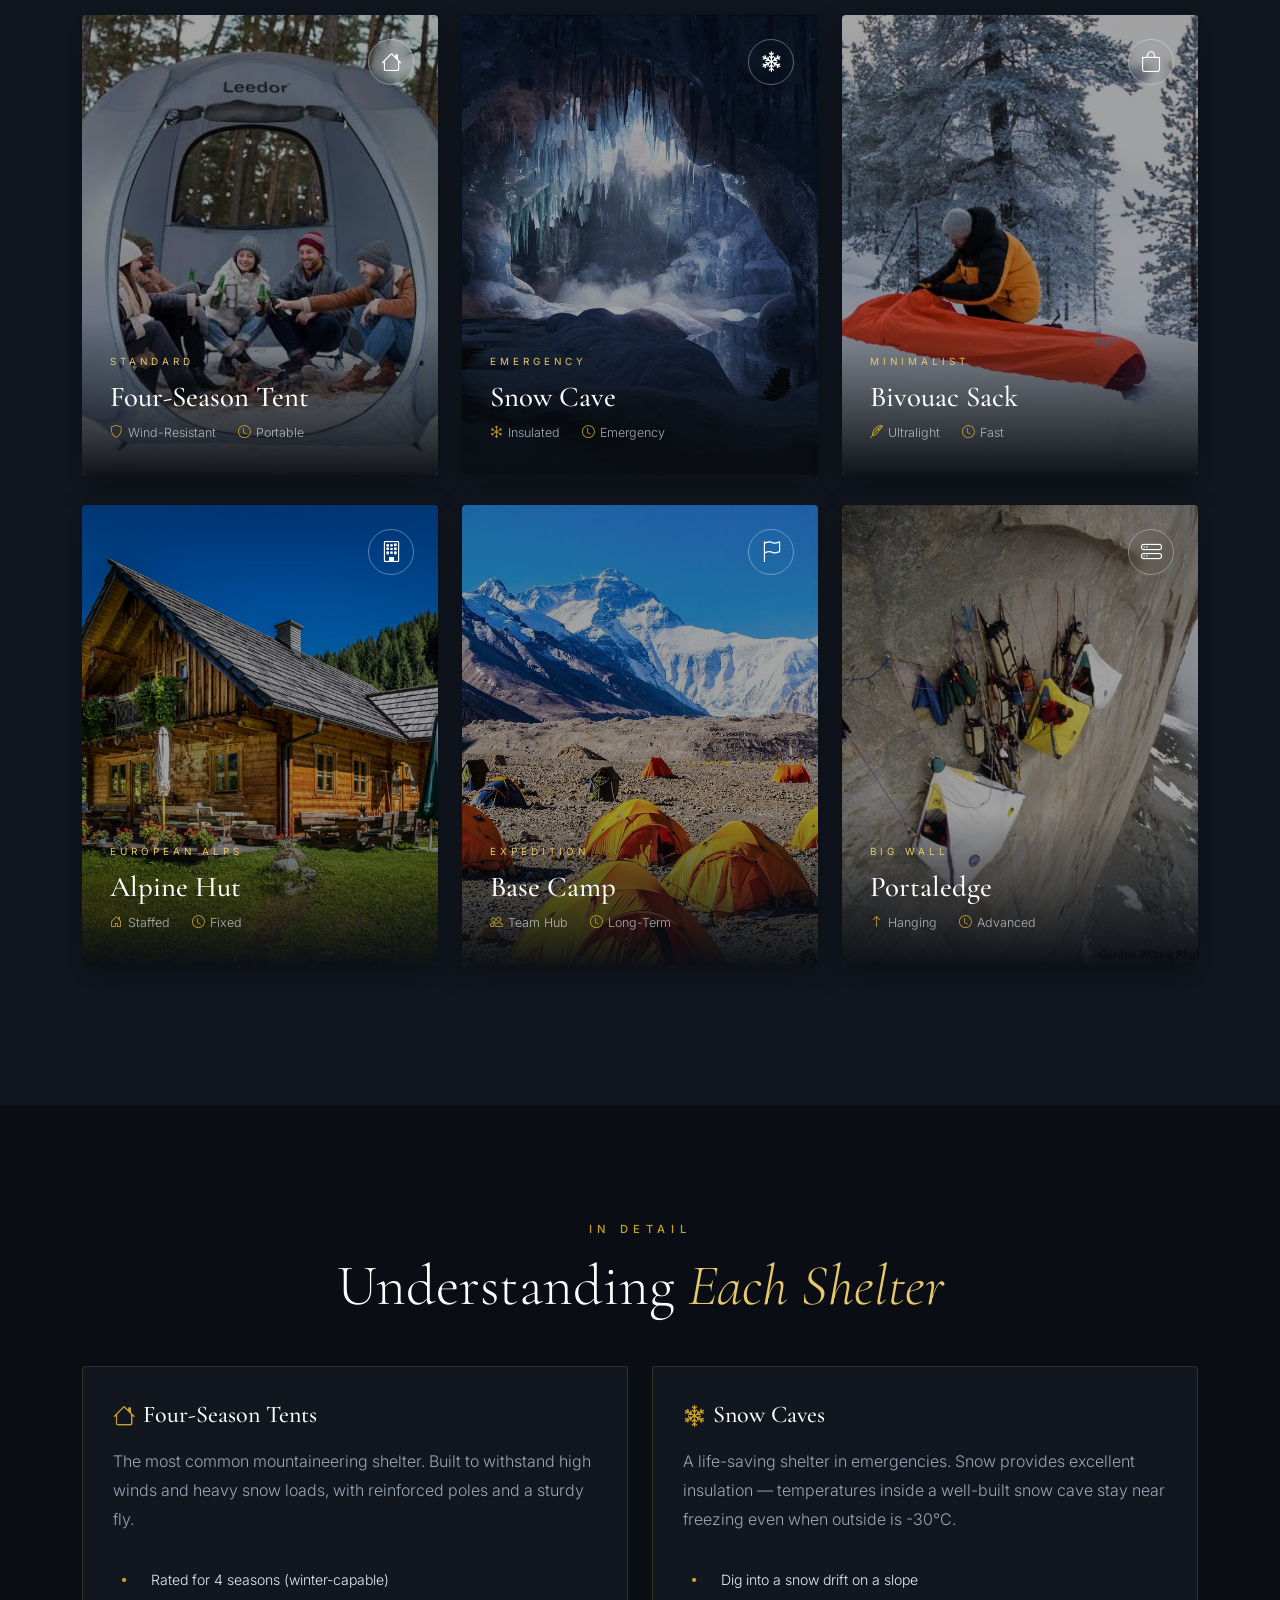
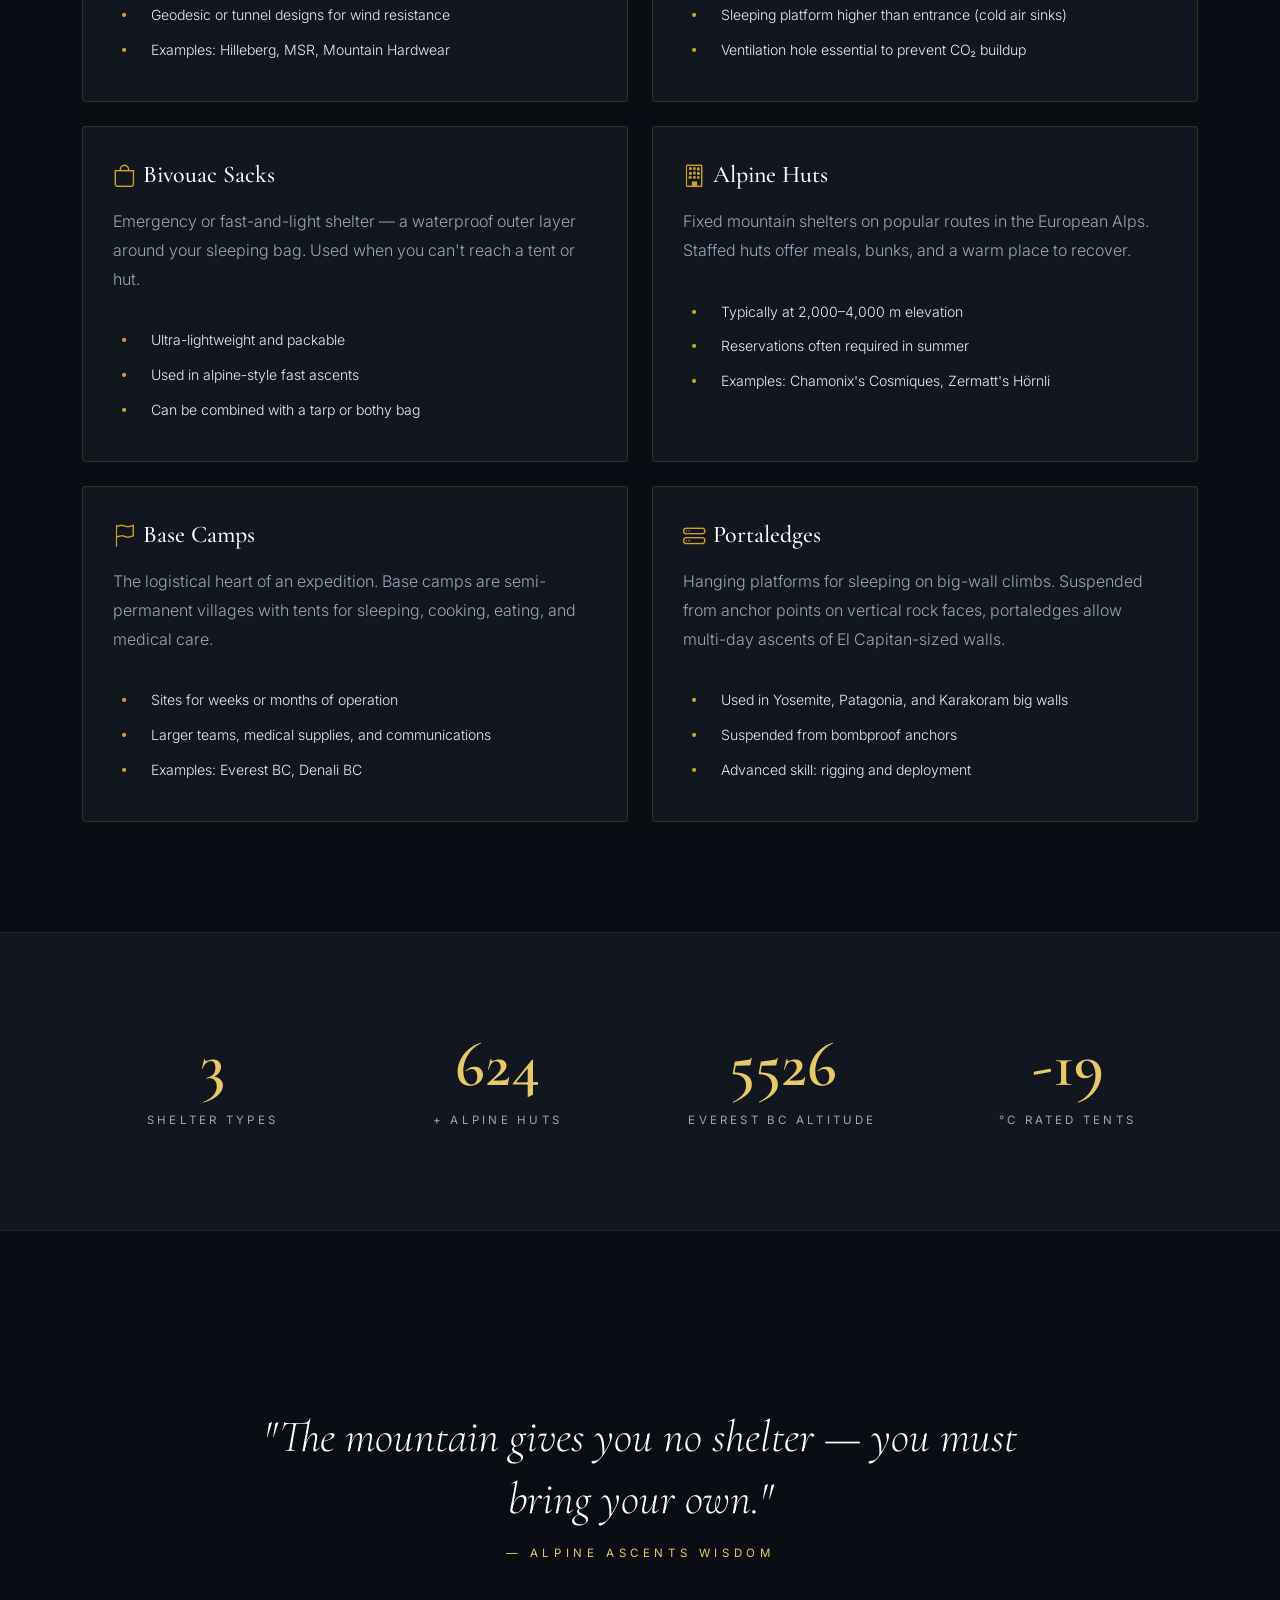
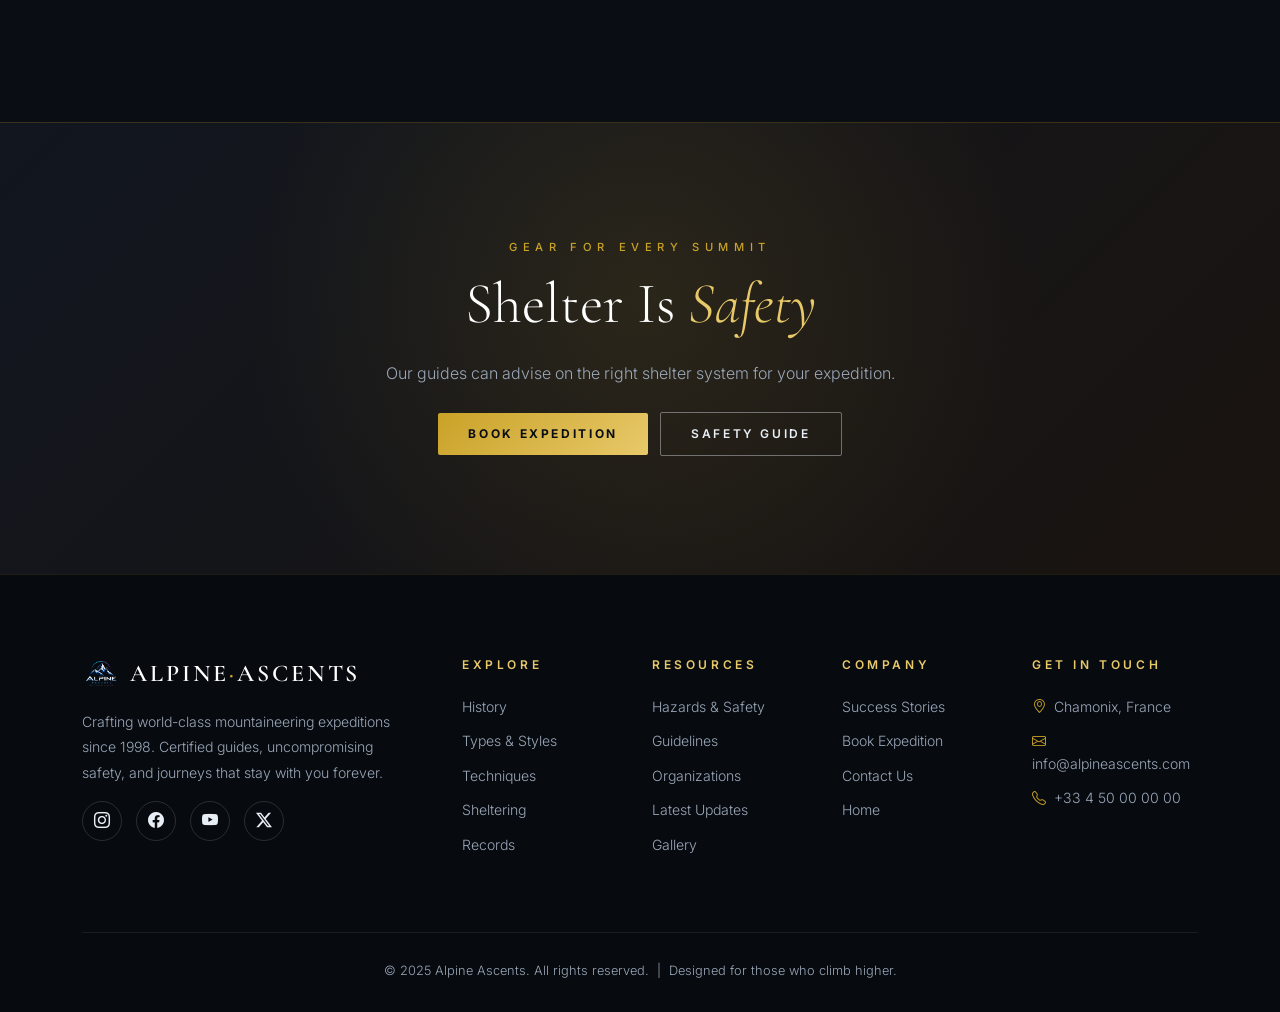
<file: html/sheltering.html>
<!DOCTYPE html>
<html lang="en">
<head>
  <meta charset="UTF-8">
  <meta name="viewport" content="width=device-width, initial-scale=1.0">
  <meta name="description" content="Mountaineering sheltering — tents, bivouacs, snow caves, and high-altitude huts for every expedition.">
  <title>Sheltering — Alpine Ascents</title>
  <!-- browser logo -->
  <link rel="icon" type="image/png" href="../images/logo.png/logo1.png">

  <link href="https://cdn.jsdelivr.net/npm/bootstrap@5.3.2/dist/css/bootstrap.min.css" rel="stylesheet">
  <link href="https://cdn.jsdelivr.net/npm/bootstrap-icons@1.11.1/font/bootstrap-icons.css" rel="stylesheet">
  <link rel="preconnect" href="https://fonts.googleapis.com">
  <link rel="preconnect" href="https://fonts.gstatic.com" crossorigin>
  <link href="https://fonts.googleapis.com/css2?family=Cormorant+Garamond:ital,wght@0,300;0,400;0,500;0,600;0,700;1,300;1,400;1,500&family=Inter:wght@300;400;500;600;700&display=swap" rel="stylesheet">

  <link rel="stylesheet" href="../css/style.css">
  <link rel="stylesheet" href="../css/sheltering.css">
</head>
<body>

  <div id="mainContent" class="show">

    <!-- ==========================================
         NAVBAR
    =========================================== -->
    <nav class="navbar navbar-expand-lg fixed-top" id="mainNav">
      <div class="container">

        <a class="navbar-brand d-flex align-items-center" href="../index.html">
          <img src="../images/logo.png/logo1.png" alt="Alpine Ascents" class="brand-logo">
          <span class="brand-text">ALPINE<span>·</span>ASCENTS</span>
        </a>

        <button class="navbar-toggler border-0" type="button"
                data-bs-toggle="collapse" data-bs-target="#navMenu"
                aria-controls="navMenu" aria-expanded="false" aria-label="Toggle navigation">
          <i class="bi bi-list text-white fs-2"></i>
        </button>

        <div class="collapse navbar-collapse justify-content-end" id="navMenu">
          <ul class="navbar-nav align-items-lg-center">

            <li class="nav-item">
              <a class="nav-link" href="../index.html">Home</a>
            </li>

            <li class="nav-item dropdown">
              <a class="nav-link dropdown-toggle active" href="#" id="learnDropdown"
                 role="button" data-bs-toggle="dropdown" aria-expanded="false">
                Learn
              </a>
              <ul class="dropdown-menu" aria-labelledby="learnDropdown">
                <li><a class="dropdown-item" href="history.html"><i class="bi bi-clock-history"></i> History</a></li>
                <li><a class="dropdown-item" href="types-styles.html"><i class="bi bi-diagram-3"></i> Types &amp; Styles</a></li>
                <li><a class="dropdown-item" href="techniques.html"><i class="bi bi-tools"></i> Techniques</a></li>
                <li><a class="dropdown-item active" href="sheltering.html"><i class="bi bi-house-door"></i> Sheltering</a></li>
              </ul>
            </li>

            <li class="nav-item dropdown">
              <a class="nav-link dropdown-toggle" href="#" id="safetyDropdown"
                 role="button" data-bs-toggle="dropdown" aria-expanded="false">
                Safety
              </a>
              <ul class="dropdown-menu" aria-labelledby="safetyDropdown">
                <li><a class="dropdown-item" href="hazards-safety.html"><i class="bi bi-shield-exclamation"></i> Hazards &amp; Safety</a></li>
                <li><a class="dropdown-item" href="guidelines.html"><i class="bi bi-journal-check"></i> Guidelines</a></li>
              </ul>
            </li>

            <li class="nav-item dropdown">
              <a class="nav-link dropdown-toggle" href="#" id="communityDropdown"
                 role="button" data-bs-toggle="dropdown" aria-expanded="false">
                Community
              </a>
              <ul class="dropdown-menu" aria-labelledby="communityDropdown">
                <li><a class="dropdown-item" href="records.html"><i class="bi bi-trophy"></i> Mountaineering Records</a></li>
                <li><a class="dropdown-item" href="organizations.html"><i class="bi bi-people"></i> Organizations &amp; Clubs</a></li>
                <li><a class="dropdown-item" href="success-stories.html"><i class="bi bi-star"></i> Success Stories</a></li>
              </ul>
            </li>

            <li class="nav-item dropdown">
              <a class="nav-link dropdown-toggle" href="#" id="mediaDropdown"
                 role="button" data-bs-toggle="dropdown" aria-expanded="false">
                Media
              </a>
              <ul class="dropdown-menu" aria-labelledby="mediaDropdown">
                <li><a class="dropdown-item" href="gallery.html"><i class="bi bi-images"></i> Gallery</a></li>
                <li><a class="dropdown-item" href="latest-developments.html"><i class="bi bi-newspaper"></i> Latest Developments</a></li>
              </ul>
            </li>

            <li class="nav-item">
              <a class="nav-link" href="contact.html">Contact</a>
            </li>

            <li class="nav-item ms-lg-3 mt-3 mt-lg-0">
              <a class="btn btn-gold" href="booking.html">Book Expedition</a>
            </li>

          </ul>
        </div>
      </div>
    </nav>


    <!-- ==========================================
         PAGE HERO
    =========================================== -->
    <header class="page-hero" style="background-image:url('../images/image21.jpeg');">
      <div class="page-hero-overlay"></div>
      <div class="container page-hero-content text-center">
        <span class="section-eyebrow">A Home On The Mountain</span>
        <h1 class="page-title">Sheltering <span class="italic">In The Wild</span></h1>
        <p class="page-subtitle">
          From high-altitude huts to snow caves carved into glaciers — 
          every mountaineer needs a safe haven.
        </p>
      </div>
    </header>


    <!-- ==========================================
         INTRO
    =========================================== -->
    <section class="about-section">
      <div class="container">
        <div class="row align-items-center g-5">

          <div class="col-lg-6 reveal">
            <div class="feature-img-wrap">
              <img src="../images/image22.jpeg"
                   alt="Mountain tent at high camp">
              <div class="feature-badge">Home Above The Clouds</div>
            </div>
          </div>

          <div class="col-lg-6 reveal">
            <span class="section-eyebrow">Rest &amp; Recover</span>
            <h2 class="section-title">
              Shelter Is <span class="italic">Survival</span>
            </h2>
            <p class="section-desc">
              At high altitude, a proper shelter can mean the difference between life 
              and death. Whether it's a purpose-built hut, a four-season tent, or a 
              snow cave dug in an emergency, knowing how to shelter is a core skill.
            </p>

            <ul class="exp-list mt-4">
              <li><i class="bi bi-patch-check-fill"></i> Tents for every terrain and season</li>
              <li><i class="bi bi-patch-check-fill"></i> Snow caves &amp; bivouacs for emergencies</li>
              <li><i class="bi bi-patch-check-fill"></i> Alpine huts and base camp systems</li>
              <li><i class="bi bi-patch-check-fill"></i> Insulation, ventilation, and location choice</li>
            </ul>
          </div>

        </div>
      </div>
    </section>


    <!-- ==========================================
         SHELTER TYPES CARDS
    =========================================== -->
    <section class="expeditions-section">
      <div class="container">

        <div class="text-center mb-5 reveal">
          <span class="section-eyebrow">Types Of Shelter</span>
          <h2 class="section-title">Choose Your <span class="italic">Haven</span></h2>
          <p class="section-desc mx-auto">
            Six primary shelter types used by mountaineers around the world — each with its own strengths and limitations.
          </p>
        </div>

        <div class="row">

          <div class="col-md-6 col-lg-4 reveal">
            <div class="expedition-card">
              <img src="../images/images23.jpg" alt="Four-Season Tent">
              <div class="exp-arrow"><i class="bi bi-house"></i></div>
              <div class="expedition-body">
                <div class="exp-region">Standard</div>
                <h3 class="exp-title">Four-Season Tent</h3>
                <div class="exp-meta">
                  <span><i class="bi bi-shield"></i>Wind-Resistant</span>
                  <span><i class="bi bi-clock"></i>Portable</span>
                </div>
              </div>
            </div>
          </div>

          <div class="col-md-6 col-lg-4 reveal">
            <div class="expedition-card">
              <img src="../images/image24.webp" alt="Snow Cave">
              <div class="exp-arrow"><i class="bi bi-snow2"></i></div>
              <div class="expedition-body">
                <div class="exp-region">Emergency</div>
                <h3 class="exp-title">Snow Cave</h3>
                <div class="exp-meta">
                  <span><i class="bi bi-snow"></i>Insulated</span>
                  <span><i class="bi bi-clock"></i>Emergency</span>
                </div>
              </div>
            </div>
          </div>

          <div class="col-md-6 col-lg-4 reveal">
            <div class="expedition-card">
              <img src="../images/image25.webp" alt="Bivouac Sack">
              <div class="exp-arrow"><i class="bi bi-bag"></i></div>
              <div class="expedition-body">
                <div class="exp-region">Minimalist</div>
                <h3 class="exp-title">Bivouac Sack</h3>
                <div class="exp-meta">
                  <span><i class="bi bi-feather"></i>Ultralight</span>
                  <span><i class="bi bi-clock"></i>Fast</span>
                </div>
              </div>
            </div>
          </div>

          <div class="col-md-6 col-lg-4 reveal">
            <div class="expedition-card">
              <img src="../images/image26.jpg" alt="Alpine Hut">
              <div class="exp-arrow"><i class="bi bi-building"></i></div>
              <div class="expedition-body">
                <div class="exp-region">European Alps</div>
                <h3 class="exp-title">Alpine Hut</h3>
                <div class="exp-meta">
                  <span><i class="bi bi-house-door"></i>Staffed</span>
                  <span><i class="bi bi-clock"></i>Fixed</span>
                </div>
              </div>
            </div>
          </div>

          <div class="col-md-6 col-lg-4 reveal">
            <div class="expedition-card">
              <img src="../images/image27.jpg" alt="Base Camp">
              <div class="exp-arrow"><i class="bi bi-flag"></i></div>
              <div class="expedition-body">
                <div class="exp-region">Expedition</div>
                <h3 class="exp-title">Base Camp</h3>
                <div class="exp-meta">
                  <span><i class="bi bi-people"></i>Team Hub</span>
                  <span><i class="bi bi-clock"></i>Long-Term</span>
                </div>
              </div>
            </div>
          </div>

          <div class="col-md-6 col-lg-4 reveal">
            <div class="expedition-card">
              <img src="../images/image28.jpg" alt="Portaledge">
              <div class="exp-arrow"><i class="bi bi-hdd-stack"></i></div>
              <div class="expedition-body">
                <div class="exp-region">Big Wall</div>
                <h3 class="exp-title">Portaledge</h3>
                <div class="exp-meta">
                  <span><i class="bi bi-arrow-up"></i>Hanging</span>
                  <span><i class="bi bi-clock"></i>Advanced</span>
                </div>
              </div>
            </div>
          </div>

        </div>

      </div>
    </section>


    <!-- ==========================================
         DETAILED SHELTERS
    =========================================== -->
    <section class="about-section">
      <div class="container">

        <div class="text-center mb-5 reveal">
          <span class="section-eyebrow">In Detail</span>
          <h2 class="section-title">Understanding <span class="italic">Each Shelter</span></h2>
        </div>

        <div class="row g-4">

          <div class="col-lg-6 reveal">
            <div class="map-info-card h-100">
              <h3 class="map-info-title"><i class="bi bi-house me-2 text-warning"></i>Four-Season Tents</h3>
              <p class="section-desc mb-3">
                The most common mountaineering shelter. Built to withstand high winds 
                and heavy snow loads, with reinforced poles and a sturdy fly.
              </p>
              <ul class="exp-list mb-0">
                <li><i class="bi bi-dot"></i> Rated for 4 seasons (winter-capable)</li>
                <li><i class="bi bi-dot"></i> Geodesic or tunnel designs for wind resistance</li>
                <li><i class="bi bi-dot"></i> Examples: Hilleberg, MSR, Mountain Hardwear</li>
              </ul>
            </div>
          </div>

          <div class="col-lg-6 reveal">
            <div class="map-info-card h-100">
              <h3 class="map-info-title"><i class="bi bi-snow2 me-2 text-warning"></i>Snow Caves</h3>
              <p class="section-desc mb-3">
                A life-saving shelter in emergencies. Snow provides excellent insulation — 
                temperatures inside a well-built snow cave stay near freezing even when outside is -30°C.
              </p>
              <ul class="exp-list mb-0">
                <li><i class="bi bi-dot"></i> Dig into a snow drift on a slope</li>
                <li><i class="bi bi-dot"></i> Sleeping platform higher than entrance (cold air sinks)</li>
                <li><i class="bi bi-dot"></i> Ventilation hole essential to prevent CO₂ buildup</li>
              </ul>
            </div>
          </div>

          <div class="col-lg-6 reveal">
            <div class="map-info-card h-100">
              <h3 class="map-info-title"><i class="bi bi-bag me-2 text-warning"></i>Bivouac Sacks</h3>
              <p class="section-desc mb-3">
                Emergency or fast-and-light shelter — a waterproof outer layer around your 
                sleeping bag. Used when you can't reach a tent or hut.
              </p>
              <ul class="exp-list mb-0">
                <li><i class="bi bi-dot"></i> Ultra-lightweight and packable</li>
                <li><i class="bi bi-dot"></i> Used in alpine-style fast ascents</li>
                <li><i class="bi bi-dot"></i> Can be combined with a tarp or bothy bag</li>
              </ul>
            </div>
          </div>

          <div class="col-lg-6 reveal">
            <div class="map-info-card h-100">
              <h3 class="map-info-title"><i class="bi bi-building me-2 text-warning"></i>Alpine Huts</h3>
              <p class="section-desc mb-3">
                Fixed mountain shelters on popular routes in the European Alps. 
                Staffed huts offer meals, bunks, and a warm place to recover.
              </p>
              <ul class="exp-list mb-0">
                <li><i class="bi bi-dot"></i> Typically at 2,000–4,000 m elevation</li>
                <li><i class="bi bi-dot"></i> Reservations often required in summer</li>
                <li><i class="bi bi-dot"></i> Examples: Chamonix's Cosmiques, Zermatt's Hörnli</li>
              </ul>
            </div>
          </div>

          <div class="col-lg-6 reveal">
            <div class="map-info-card h-100">
              <h3 class="map-info-title"><i class="bi bi-flag me-2 text-warning"></i>Base Camps</h3>
              <p class="section-desc mb-3">
                The logistical heart of an expedition. Base camps are semi-permanent 
                villages with tents for sleeping, cooking, eating, and medical care.
              </p>
              <ul class="exp-list mb-0">
                <li><i class="bi bi-dot"></i> Sites for weeks or months of operation</li>
                <li><i class="bi bi-dot"></i> Larger teams, medical supplies, and communications</li>
                <li><i class="bi bi-dot"></i> Examples: Everest BC, Denali BC</li>
              </ul>
            </div>
          </div>

          <div class="col-lg-6 reveal">
            <div class="map-info-card h-100">
              <h3 class="map-info-title"><i class="bi bi-hdd-stack me-2 text-warning"></i>Portaledges</h3>
              <p class="section-desc mb-3">
                Hanging platforms for sleeping on big-wall climbs. Suspended from anchor points 
                on vertical rock faces, portaledges allow multi-day ascents of El Capitan-sized walls.
              </p>
              <ul class="exp-list mb-0">
                <li><i class="bi bi-dot"></i> Used in Yosemite, Patagonia, and Karakoram big walls</li>
                <li><i class="bi bi-dot"></i> Suspended from bombproof anchors</li>
                <li><i class="bi bi-dot"></i> Advanced skill: rigging and deployment</li>
              </ul>
            </div>
          </div>

        </div>
      </div>
    </section>


    <!-- ==========================================
         STATS
    =========================================== -->
    <section class="stats-section">
      <div class="container">
        <div class="row">

          <div class="col-6 col-md-3">
            <div class="stat-item">
              <div class="stat-num" data-count="6">0</div>
              <div class="stat-label">Shelter Types</div>
            </div>
          </div>

          <div class="col-6 col-md-3">
            <div class="stat-item">
              <div class="stat-num" data-count="1000">0</div>
              <div class="stat-label">+ Alpine Huts</div>
            </div>
          </div>

          <div class="col-6 col-md-3">
            <div class="stat-item">
              <div class="stat-num" data-count="8848">0</div>
              <div class="stat-label">Everest BC Altitude</div>
            </div>
          </div>

          <div class="col-6 col-md-3">
            <div class="stat-item">
              <div class="stat-num" data-count="-30">0</div>
              <div class="stat-label">°C Rated Tents</div>
            </div>
          </div>

        </div>
      </div>
    </section>


    <!-- ==========================================
         PARALLAX QUOTE
    =========================================== -->
    <section class="parallax-quote" style="background-image:url('https://images.unsplash.com/photo-1454496522488-7a8e488e8606?w=1920&q=80');">
      <div class="container">
        <p class="quote-text reveal">
          "The mountain gives you no shelter — you must bring your own."
        </p>
        <div class="quote-author reveal">— Alpine Ascents Wisdom</div>
      </div>
    </section>


    <!-- ==========================================
         CTA
    =========================================== -->
    <section class="cta-section">
      <div class="container">
        <div class="reveal">
          <span class="section-eyebrow">Gear For Every Summit</span>
          <h2 class="section-title">
            Shelter Is <span class="italic">Safety</span>
          </h2>
          <p class="section-desc mx-auto mb-4">
            Our guides can advise on the right shelter system for your expedition.
          </p>
          <a href="booking.html" class="btn btn-gold me-2 mb-2">Book Expedition</a>
          <a href="hazards-safety.html" class="btn btn-outline-ice mb-2">Safety Guide</a>
        </div>
      </div>
    </section>


    <!-- ==========================================
         FOOTER
    =========================================== -->
    <footer>
      <div class="container">
        <div class="row gy-4">

          <div class="col-lg-4 col-md-6">
            <a href="../index.html" class="footer-brand-wrap d-flex align-items-center mb-3">
              <img src="../images/logo.png/logo1.png" alt="Alpine Ascents" class="footer-logo">
              <span class="footer-brand">ALPINE<span>·</span>ASCENTS</span>
            </a>
            <p class="footer-text">
              Crafting world-class mountaineering expeditions since 1998.
              Certified guides, uncompromising safety, and journeys that stay with you forever.
            </p>
            <div class="social-icons mt-3">
              <a href="#" aria-label="Instagram"><i class="bi bi-instagram"></i></a>
              <a href="#" aria-label="Facebook"><i class="bi bi-facebook"></i></a>
              <a href="#" aria-label="YouTube"><i class="bi bi-youtube"></i></a>
              <a href="#" aria-label="Twitter"><i class="bi bi-twitter-x"></i></a>
            </div>
          </div>

          <div class="col-lg-2 col-md-6 col-6">
            <div class="footer-heading">Explore</div>
            <ul class="footer-links">
              <li><a href="history.html">History</a></li>
              <li><a href="types-styles.html">Types &amp; Styles</a></li>
              <li><a href="techniques.html">Techniques</a></li>
              <li><a href="sheltering.html">Sheltering</a></li>
              <li><a href="records.html">Records</a></li>
            </ul>
          </div>

          <div class="col-lg-2 col-md-6 col-6">
            <div class="footer-heading">Resources</div>
            <ul class="footer-links">
              <li><a href="hazards-safety.html">Hazards &amp; Safety</a></li>
              <li><a href="guidelines.html">Guidelines</a></li>
              <li><a href="organizations.html">Organizations</a></li>
              <li><a href="latest-developments.html">Latest Updates</a></li>
              <li><a href="gallery.html">Gallery</a></li>
            </ul>
          </div>

          <div class="col-lg-2 col-md-6 col-6">
            <div class="footer-heading">Company</div>
            <ul class="footer-links">
              <li><a href="success-stories.html">Success Stories</a></li>
              <li><a href="booking.html">Book Expedition</a></li>
              <li><a href="contact.html">Contact Us</a></li>
              <li><a href="../index.html">Home</a></li>
            </ul>
          </div>

          <div class="col-lg-2 col-md-6 col-6">
            <div class="footer-heading">Get In Touch</div>
            <ul class="footer-links">
              <li><i class="bi bi-geo-alt me-2 text-warning"></i>Chamonix, France</li>
              <li><i class="bi bi-envelope me-2 text-warning"></i>info@alpineascents.com</li>
              <li><i class="bi bi-telephone me-2 text-warning"></i>+33 4 50 00 00 00</li>
            </ul>
          </div>

        </div>

        <div class="footer-bottom">
          &copy; 2025 Alpine Ascents. All rights reserved. &nbsp;|&nbsp;
          Designed for those who climb higher.
        </div>

      </div>
    </footer>

  </div><!-- /#mainContent -->


  <script src="https://cdn.jsdelivr.net/npm/bootstrap@5.3.2/dist/js/bootstrap.bundle.min.js"></script>
  <script src="https://code.jquery.com/jquery-3.7.1.min.js"></script>
  <script src="../js/main.js"></script>
  <script src="../js/sheltering.js"></script>

</body>
</html>
</file>
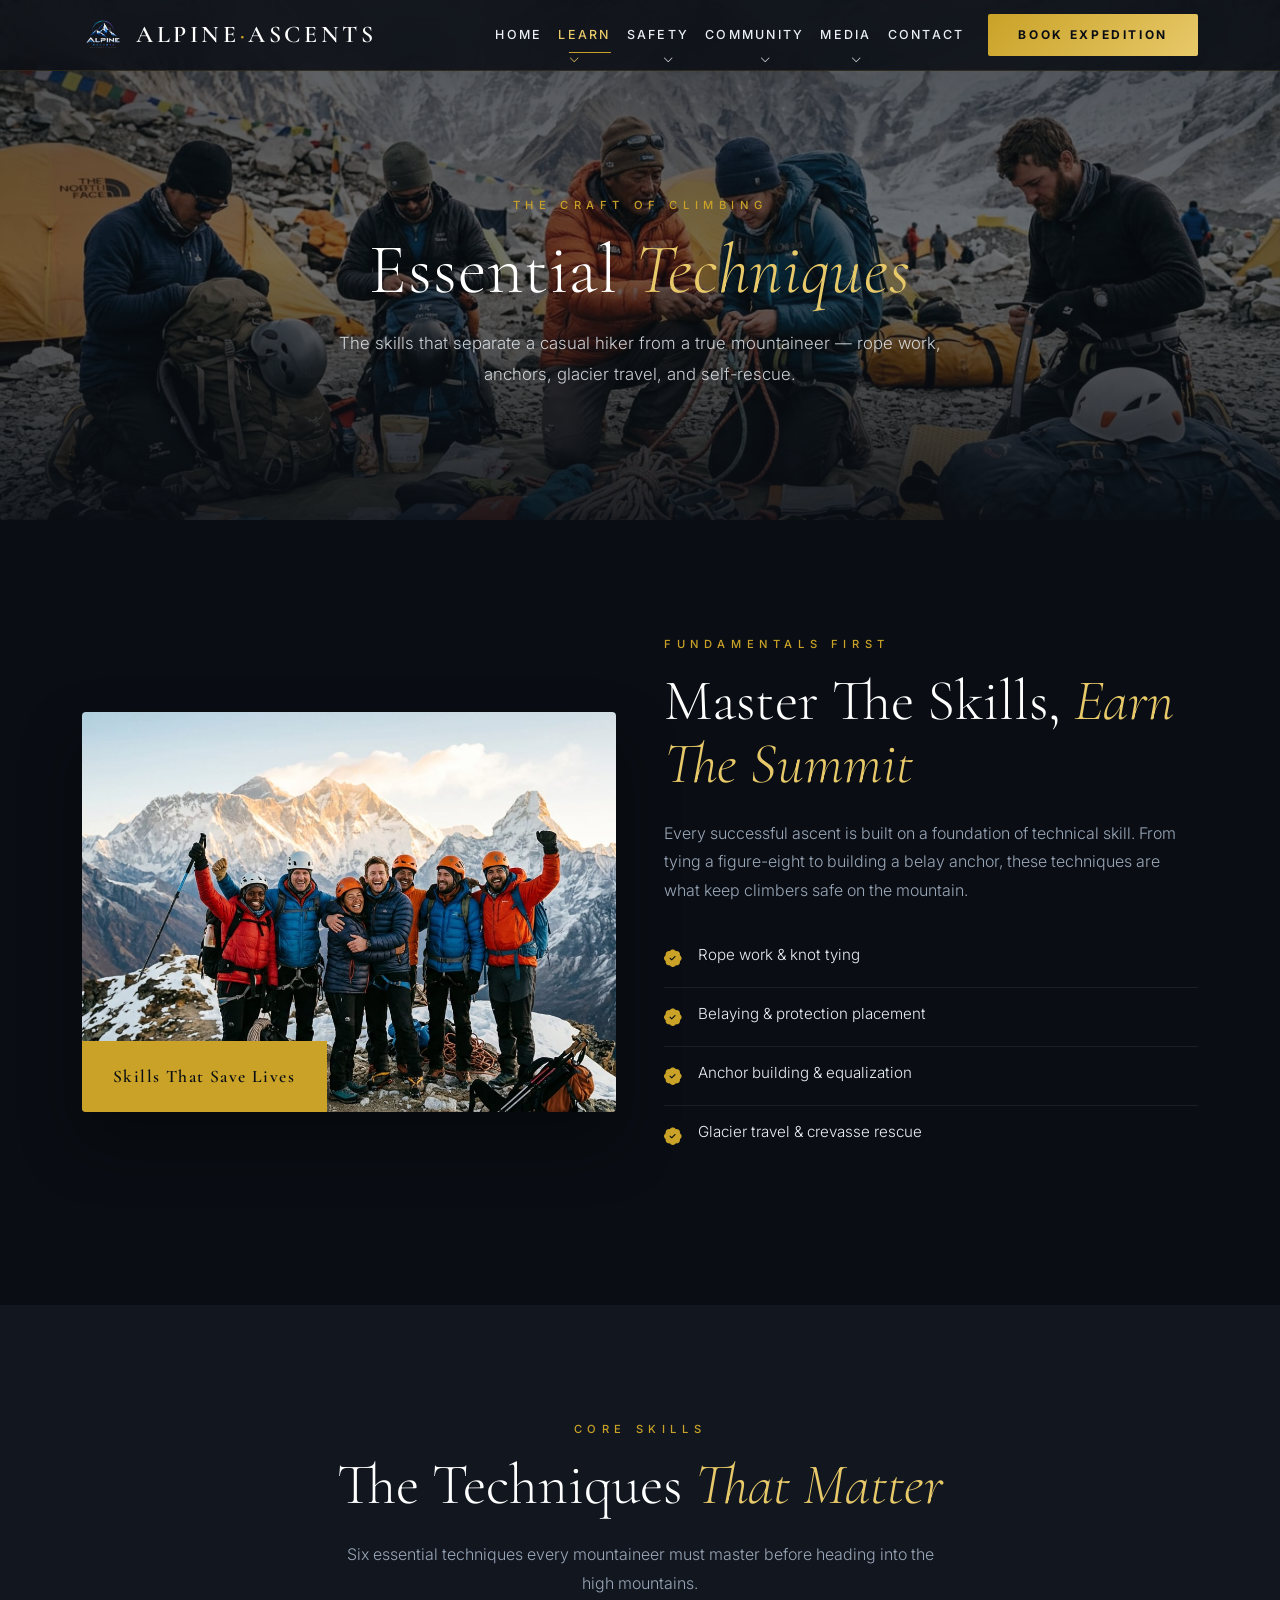
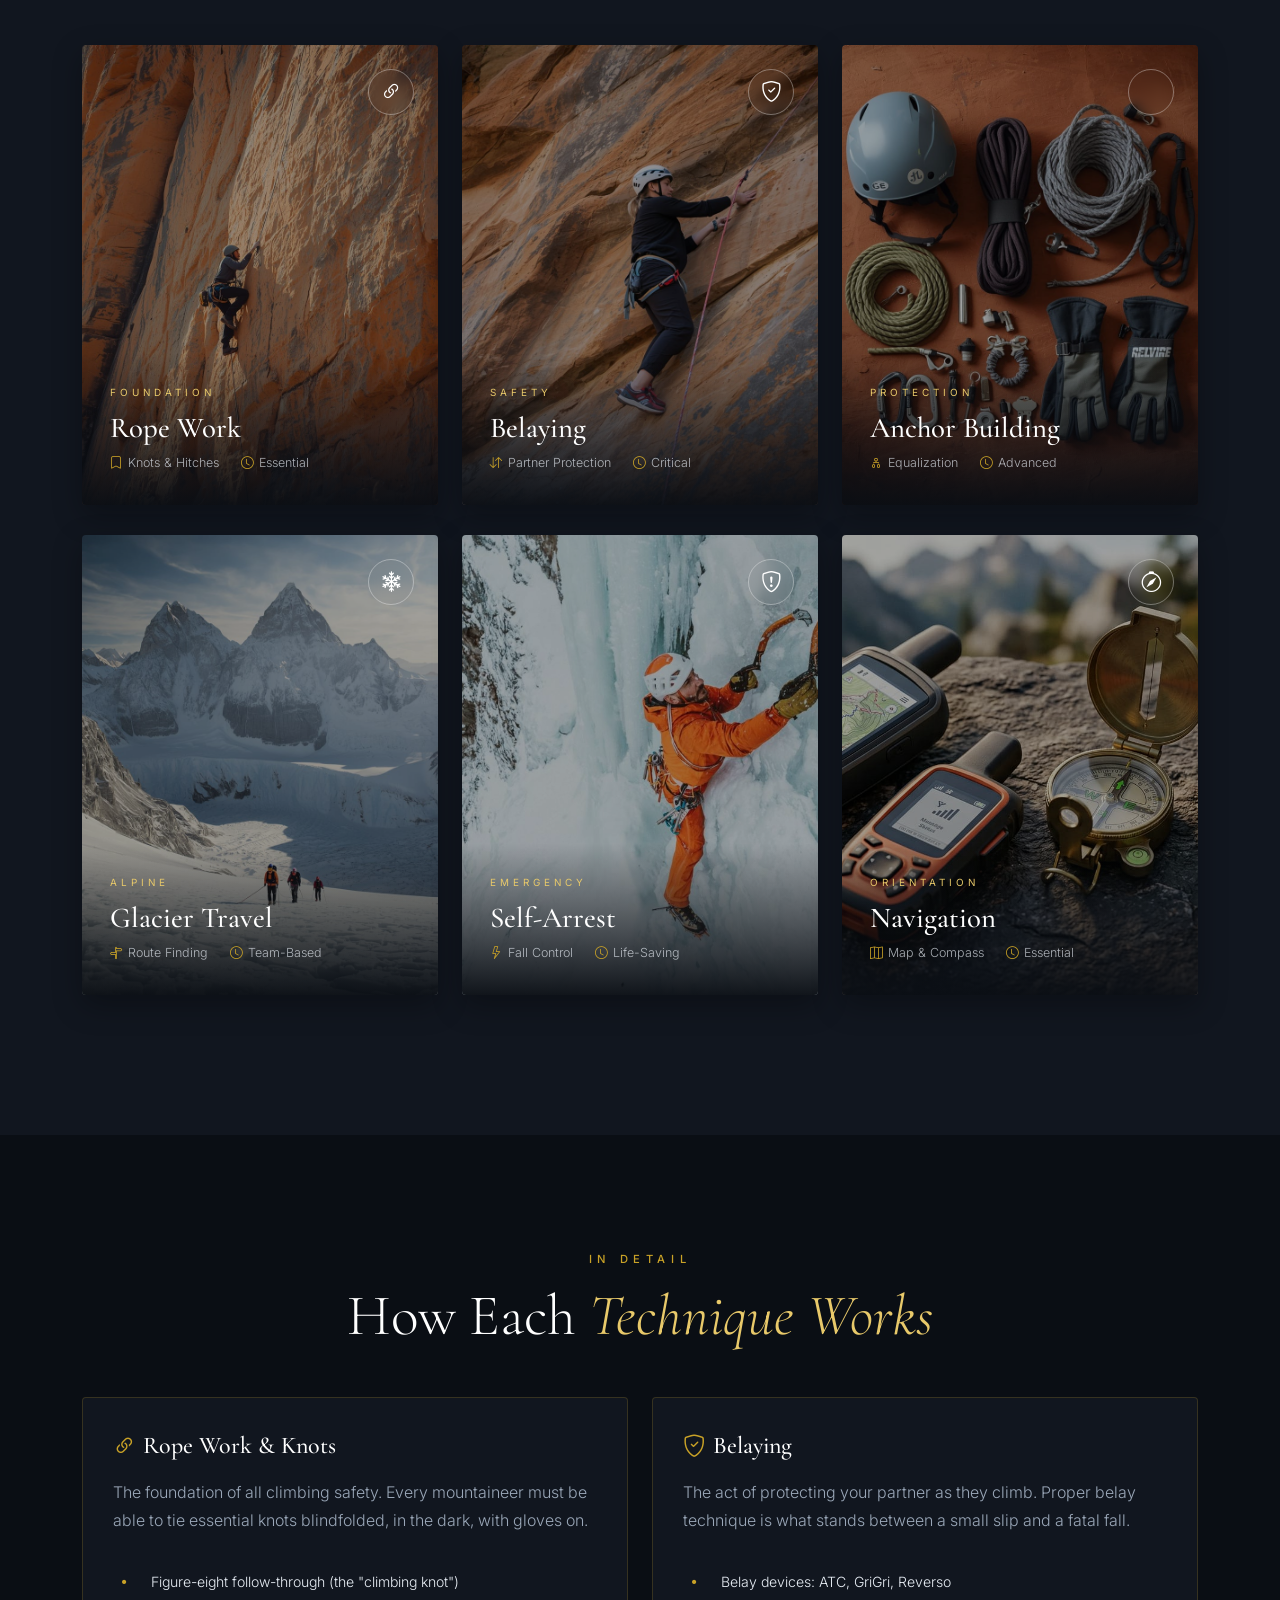
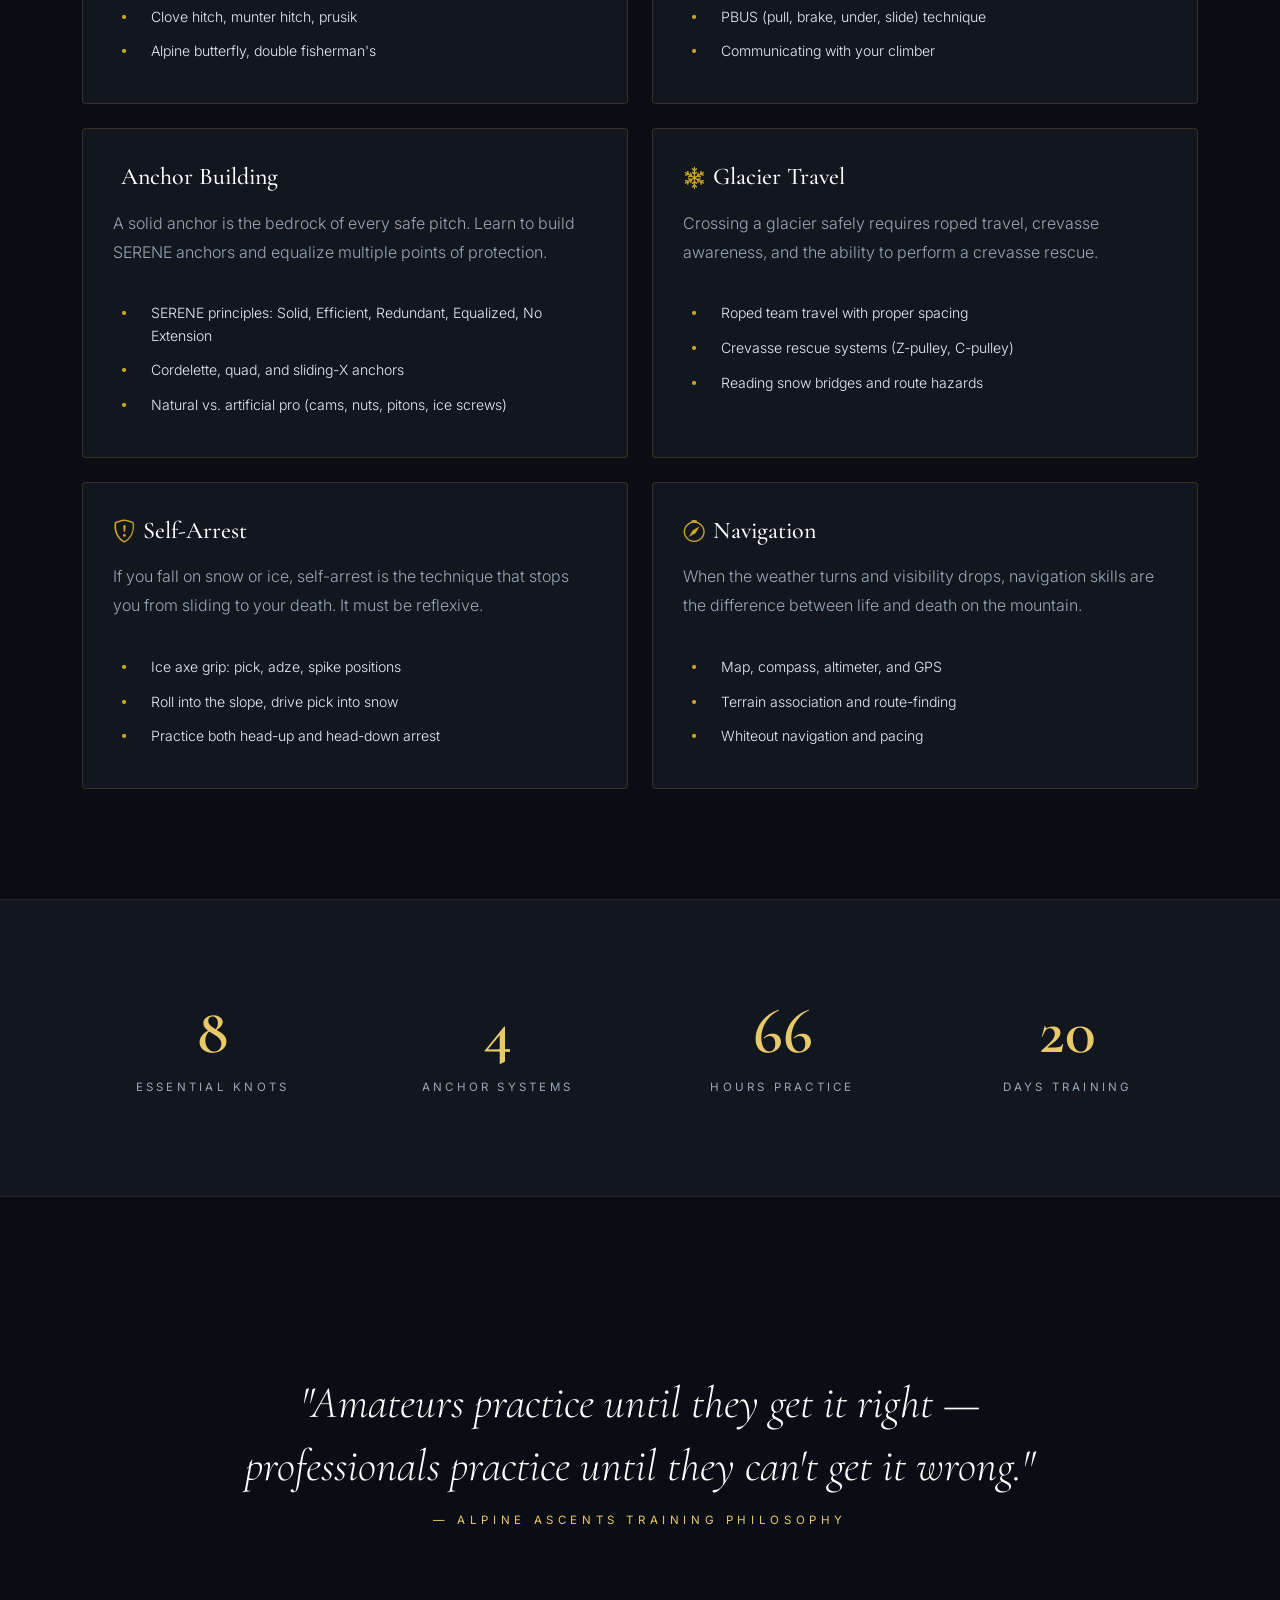
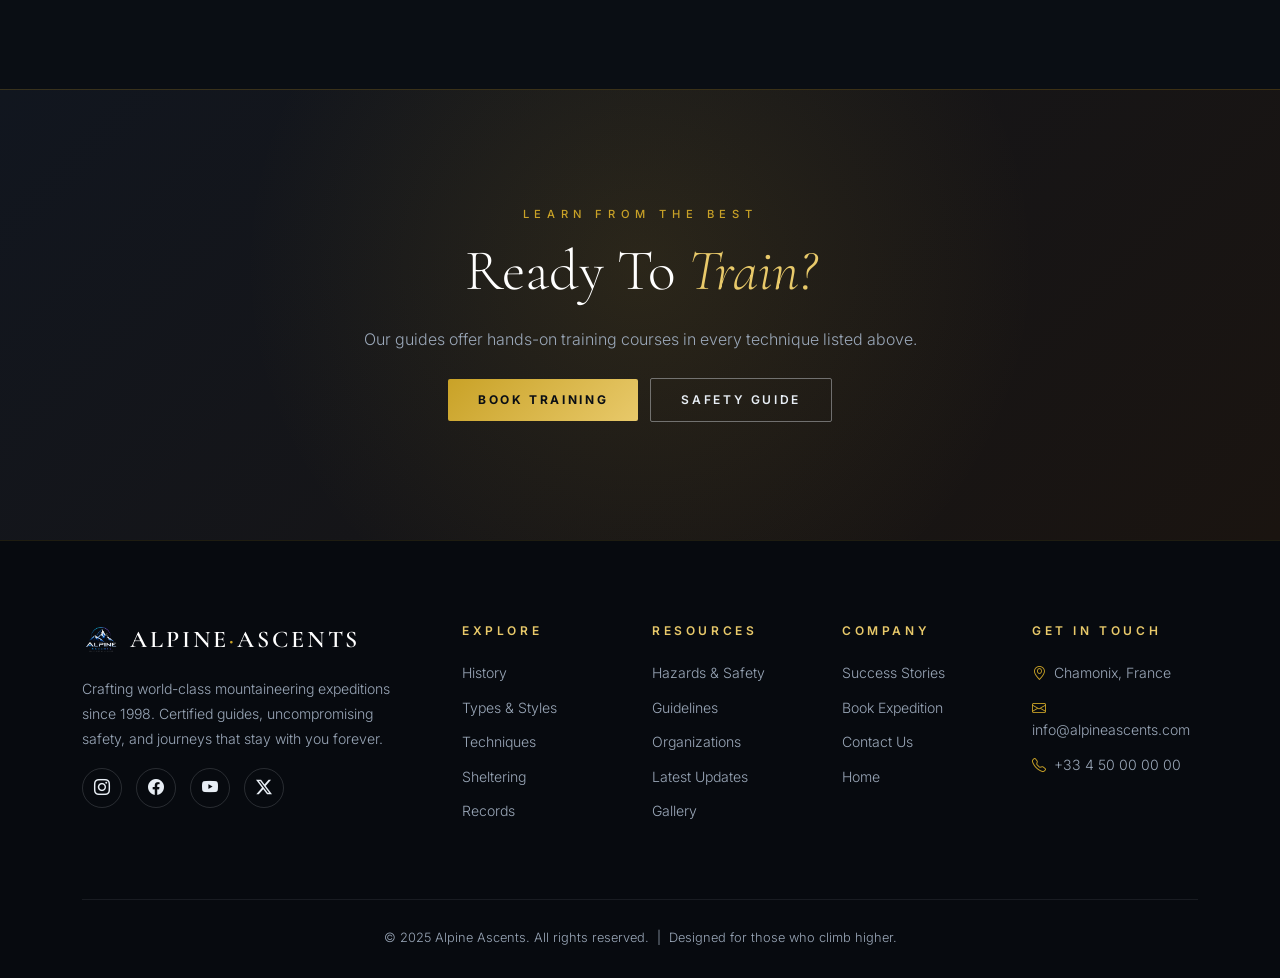
<file: html/techniques.html>
<!DOCTYPE html>
<html lang="en">
<head>
  <meta charset="UTF-8">
  <meta name="viewport" content="width=device-width, initial-scale=1.0">
  <meta name="description" content="Essential mountaineering techniques — rope work, belaying, anchors, glacier travel, and self-arrest.">
  <title>Techniques — Alpine Ascents</title>
  <!-- browser logo -->
  <link rel="icon" type="image/png" href="../images/logo.png/logo1.png">

  <link href="https://cdn.jsdelivr.net/npm/bootstrap@5.3.2/dist/css/bootstrap.min.css" rel="stylesheet">
  <link href="https://cdn.jsdelivr.net/npm/bootstrap-icons@1.11.1/font/bootstrap-icons.css" rel="stylesheet">
  <link rel="preconnect" href="https://fonts.googleapis.com">
  <link rel="preconnect" href="https://fonts.gstatic.com" crossorigin>
  <link href="https://fonts.googleapis.com/css2?family=Cormorant+Garamond:ital,wght@0,300;0,400;0,500;0,600;0,700;1,300;1,400;1,500&family=Inter:wght@300;400;500;600;700&display=swap" rel="stylesheet">

  <link rel="stylesheet" href="../css/style.css">
  <link rel="stylesheet" href="../css/techniques.css">
</head>
<body>

  <div id="mainContent" class="show">

    <!-- ==========================================
         NAVBAR
    =========================================== -->
    <nav class="navbar navbar-expand-lg fixed-top" id="mainNav">
      <div class="container">

        <a class="navbar-brand d-flex align-items-center" href="../index.html">
          <img src="../images/logo.png/logo1.png" alt="Alpine Ascents" class="brand-logo">
          <span class="brand-text">ALPINE<span>·</span>ASCENTS</span>
        </a>

        <button class="navbar-toggler border-0" type="button"
                data-bs-toggle="collapse" data-bs-target="#navMenu"
                aria-controls="navMenu" aria-expanded="false" aria-label="Toggle navigation">
          <i class="bi bi-list text-white fs-2"></i>
        </button>

        <div class="collapse navbar-collapse justify-content-end" id="navMenu">
          <ul class="navbar-nav align-items-lg-center">

            <li class="nav-item">
              <a class="nav-link" href="../index.html">Home</a>
            </li>

            <li class="nav-item dropdown">
              <a class="nav-link dropdown-toggle active" href="#" id="learnDropdown"
                 role="button" data-bs-toggle="dropdown" aria-expanded="false">
                Learn
              </a>
              <ul class="dropdown-menu" aria-labelledby="learnDropdown">
                <li><a class="dropdown-item" href="history.html"><i class="bi bi-clock-history"></i> History</a></li>
                <li><a class="dropdown-item" href="types-styles.html"><i class="bi bi-diagram-3"></i> Types &amp; Styles</a></li>
                <li><a class="dropdown-item active" href="techniques.html"><i class="bi bi-tools"></i> Techniques</a></li>
                <li><a class="dropdown-item" href="sheltering.html"><i class="bi bi-house-door"></i> Sheltering</a></li>
              </ul>
            </li>

            <li class="nav-item dropdown">
              <a class="nav-link dropdown-toggle" href="#" id="safetyDropdown"
                 role="button" data-bs-toggle="dropdown" aria-expanded="false">
                Safety
              </a>
              <ul class="dropdown-menu" aria-labelledby="safetyDropdown">
                <li><a class="dropdown-item" href="hazards-safety.html"><i class="bi bi-shield-exclamation"></i> Hazards &amp; Safety</a></li>
                <li><a class="dropdown-item" href="guidelines.html"><i class="bi bi-journal-check"></i> Guidelines</a></li>
              </ul>
            </li>

            <li class="nav-item dropdown">
              <a class="nav-link dropdown-toggle" href="#" id="communityDropdown"
                 role="button" data-bs-toggle="dropdown" aria-expanded="false">
                Community
              </a>
              <ul class="dropdown-menu" aria-labelledby="communityDropdown">
                <li><a class="dropdown-item" href="records.html"><i class="bi bi-trophy"></i> Mountaineering Records</a></li>
                <li><a class="dropdown-item" href="organizations.html"><i class="bi bi-people"></i> Organizations &amp; Clubs</a></li>
                <li><a class="dropdown-item" href="success-stories.html"><i class="bi bi-star"></i> Success Stories</a></li>
              </ul>
            </li>

            <li class="nav-item dropdown">
              <a class="nav-link dropdown-toggle" href="#" id="mediaDropdown"
                 role="button" data-bs-toggle="dropdown" aria-expanded="false">
                Media
              </a>
              <ul class="dropdown-menu" aria-labelledby="mediaDropdown">
                <li><a class="dropdown-item" href="gallery.html"><i class="bi bi-images"></i> Gallery</a></li>
                <li><a class="dropdown-item" href="latest-developments.html"><i class="bi bi-newspaper"></i> Latest Developments</a></li>
              </ul>
            </li>

            <li class="nav-item">
              <a class="nav-link" href="contact.html">Contact</a>
            </li>

            <li class="nav-item ms-lg-3 mt-3 mt-lg-0">
              <a class="btn btn-gold" href="booking.html">Book Expedition</a>
            </li>

          </ul>
        </div>
      </div>
    </nav>


    <!-- ==========================================
         PAGE HERO
    =========================================== -->
    <header class="page-hero" style="background-image:url('../images/image15.jpeg');">
      <div class="page-hero-overlay"></div>
      <div class="container page-hero-content text-center">
        <span class="section-eyebrow">The Craft Of Climbing</span>
        <h1 class="page-title">Essential <span class="italic">Techniques</span></h1>
        <p class="page-subtitle">
          The skills that separate a casual hiker from a true mountaineer — 
          rope work, anchors, glacier travel, and self-rescue.
        </p>
      </div>
    </header>


    <!-- ==========================================
         INTRO
    =========================================== -->
    <section class="about-section">
      <div class="container">
        <div class="row align-items-center g-5">

          <div class="col-lg-6 reveal">
            <div class="feature-img-wrap">
              <img src="../images/image16.jpeg"
                   alt="Climber with rope">
              <div class="feature-badge">Skills That Save Lives</div>
            </div>
          </div>

          <div class="col-lg-6 reveal">
            <span class="section-eyebrow">Fundamentals First</span>
            <h2 class="section-title">
              Master The Skills, <span class="italic">Earn The Summit</span>
            </h2>
            <p class="section-desc">
              Every successful ascent is built on a foundation of technical skill. 
              From tying a figure-eight to building a belay anchor, these techniques 
              are what keep climbers safe on the mountain.
            </p>

            <ul class="exp-list mt-4">
              <li><i class="bi bi-patch-check-fill"></i> Rope work &amp; knot tying</li>
              <li><i class="bi bi-patch-check-fill"></i> Belaying &amp; protection placement</li>
              <li><i class="bi bi-patch-check-fill"></i> Anchor building &amp; equalization</li>
              <li><i class="bi bi-patch-check-fill"></i> Glacier travel &amp; crevasse rescue</li>
            </ul>
          </div>

        </div>
      </div>
    </section>


    <!-- ==========================================
         TECHNIQUE CARDS
    =========================================== -->
    <section class="expeditions-section">
      <div class="container">

        <div class="text-center mb-5 reveal">
          <span class="section-eyebrow">Core Skills</span>
          <h2 class="section-title">The Techniques <span class="italic">That Matter</span></h2>
          <p class="section-desc mx-auto">
            Six essential techniques every mountaineer must master before heading into the high mountains.
          </p>
        </div>

        <div class="row">

          <div class="col-md-6 col-lg-4 reveal">
            <div class="expedition-card">
              <img src="../images/image11.jpeg" alt="Rope Work">
              <div class="exp-arrow"><i class="bi bi-link-45deg"></i></div>
              <div class="expedition-body">
                <div class="exp-region">Foundation</div>
                <h3 class="exp-title">Rope Work</h3>
                <div class="exp-meta">
                  <span><i class="bi bi-bookmark"></i>Knots &amp; Hitches</span>
                  <span><i class="bi bi-clock"></i>Essential</span>
                </div>
              </div>
            </div>
          </div>

          <div class="col-md-6 col-lg-4 reveal">
            <div class="expedition-card">
              <img src="../images/image17.jpeg" alt="Belaying">
              <div class="exp-arrow"><i class="bi bi-shield-check"></i></div>
              <div class="expedition-body">
                <div class="exp-region">Safety</div>
                <h3 class="exp-title">Belaying</h3>
                <div class="exp-meta">
                  <span><i class="bi bi-arrow-down-up"></i>Partner Protection</span>
                  <span><i class="bi bi-clock"></i>Critical</span>
                </div>
              </div>
            </div>
          </div>

          <div class="col-md-6 col-lg-4 reveal">
            <div class="expedition-card">
              <img src="../images/image18.jpeg" alt="Anchors">
              <div class="exp-arrow"><i class="bi bi-anchor"></i></div>
              <div class="expedition-body">
                <div class="exp-region">Protection</div>
                <h3 class="exp-title">Anchor Building</h3>
                <div class="exp-meta">
                  <span><i class="bi bi-diagram-2"></i>Equalization</span>
                  <span><i class="bi bi-clock"></i>Advanced</span>
                </div>
              </div>
            </div>
          </div>

          <div class="col-md-6 col-lg-4 reveal">
            <div class="expedition-card">
              <img src="../images/image19.jpeg" alt="Glacier Travel">
              <div class="exp-arrow"><i class="bi bi-snow2"></i></div>
              <div class="expedition-body">
                <div class="exp-region">Alpine</div>
                <h3 class="exp-title">Glacier Travel</h3>
                <div class="exp-meta">
                  <span><i class="bi bi-signpost-split"></i>Route Finding</span>
                  <span><i class="bi bi-clock"></i>Team-Based</span>
                </div>
              </div>
            </div>
          </div>

          <div class="col-md-6 col-lg-4 reveal">
            <div class="expedition-card">
              <img src="../images/image9.jpeg" alt="Self-Arrest">
              <div class="exp-arrow"><i class="bi bi-shield-exclamation"></i></div>
              <div class="expedition-body">
                <div class="exp-region">Emergency</div>
                <h3 class="exp-title">Self-Arrest</h3>
                <div class="exp-meta">
                  <span><i class="bi bi-lightning"></i>Fall Control</span>
                  <span><i class="bi bi-clock"></i>Life-Saving</span>
                </div>
              </div>
            </div>
          </div>

          <div class="col-md-6 col-lg-4 reveal">
            <div class="expedition-card">
              <img src="../images/image20.jpeg" alt="Navigation">
              <div class="exp-arrow"><i class="bi bi-compass"></i></div>
              <div class="expedition-body">
                <div class="exp-region">Orientation</div>
                <h3 class="exp-title">Navigation</h3>
                <div class="exp-meta">
                  <span><i class="bi bi-map"></i>Map &amp; Compass</span>
                  <span><i class="bi bi-clock"></i>Essential</span>
                </div>
              </div>
            </div>
          </div>

        </div>

      </div>
    </section>


    <!-- ==========================================
         DETAILED TECHNIQUES
    =========================================== -->
    <section class="about-section">
      <div class="container">

        <div class="text-center mb-5 reveal">
          <span class="section-eyebrow">In Detail</span>
          <h2 class="section-title">How Each <span class="italic">Technique Works</span></h2>
        </div>

        <div class="row g-4">

          <div class="col-lg-6 reveal">
            <div class="map-info-card h-100">
              <h3 class="map-info-title"><i class="bi bi-link-45deg me-2 text-warning"></i>Rope Work &amp; Knots</h3>
              <p class="section-desc mb-3">
                The foundation of all climbing safety. Every mountaineer must be able to tie 
                essential knots blindfolded, in the dark, with gloves on.
              </p>
              <ul class="exp-list mb-0">
                <li><i class="bi bi-dot"></i> Figure-eight follow-through (the "climbing knot")</li>
                <li><i class="bi bi-dot"></i> Clove hitch, munter hitch, prusik</li>
                <li><i class="bi bi-dot"></i> Alpine butterfly, double fisherman's</li>
              </ul>
            </div>
          </div>

          <div class="col-lg-6 reveal">
            <div class="map-info-card h-100">
              <h3 class="map-info-title"><i class="bi bi-shield-check me-2 text-warning"></i>Belaying</h3>
              <p class="section-desc mb-3">
                The act of protecting your partner as they climb. Proper belay technique 
                is what stands between a small slip and a fatal fall.
              </p>
              <ul class="exp-list mb-0">
                <li><i class="bi bi-dot"></i> Belay devices: ATC, GriGri, Reverso</li>
                <li><i class="bi bi-dot"></i> PBUS (pull, brake, under, slide) technique</li>
                <li><i class="bi bi-dot"></i> Communicating with your climber</li>
              </ul>
            </div>
          </div>

          <div class="col-lg-6 reveal">
            <div class="map-info-card h-100">
              <h3 class="map-info-title"><i class="bi bi-anchor me-2 text-warning"></i>Anchor Building</h3>
              <p class="section-desc mb-3">
                A solid anchor is the bedrock of every safe pitch. Learn to build SERENE 
                anchors and equalize multiple points of protection.
              </p>
              <ul class="exp-list mb-0">
                <li><i class="bi bi-dot"></i> SERENE principles: Solid, Efficient, Redundant, Equalized, No Extension</li>
                <li><i class="bi bi-dot"></i> Cordelette, quad, and sliding-X anchors</li>
                <li><i class="bi bi-dot"></i> Natural vs. artificial pro (cams, nuts, pitons, ice screws)</li>
              </ul>
            </div>
          </div>

          <div class="col-lg-6 reveal">
            <div class="map-info-card h-100">
              <h3 class="map-info-title"><i class="bi bi-snow2 me-2 text-warning"></i>Glacier Travel</h3>
              <p class="section-desc mb-3">
                Crossing a glacier safely requires roped travel, crevasse awareness, 
                and the ability to perform a crevasse rescue.
              </p>
              <ul class="exp-list mb-0">
                <li><i class="bi bi-dot"></i> Roped team travel with proper spacing</li>
                <li><i class="bi bi-dot"></i> Crevasse rescue systems (Z-pulley, C-pulley)</li>
                <li><i class="bi bi-dot"></i> Reading snow bridges and route hazards</li>
              </ul>
            </div>
          </div>

          <div class="col-lg-6 reveal">
            <div class="map-info-card h-100">
              <h3 class="map-info-title"><i class="bi bi-shield-exclamation me-2 text-warning"></i>Self-Arrest</h3>
              <p class="section-desc mb-3">
                If you fall on snow or ice, self-arrest is the technique that stops you 
                from sliding to your death. It must be reflexive.
              </p>
              <ul class="exp-list mb-0">
                <li><i class="bi bi-dot"></i> Ice axe grip: pick, adze, spike positions</li>
                <li><i class="bi bi-dot"></i> Roll into the slope, drive pick into snow</li>
                <li><i class="bi bi-dot"></i> Practice both head-up and head-down arrest</li>
              </ul>
            </div>
          </div>

          <div class="col-lg-6 reveal">
            <div class="map-info-card h-100">
              <h3 class="map-info-title"><i class="bi bi-compass me-2 text-warning"></i>Navigation</h3>
              <p class="section-desc mb-3">
                When the weather turns and visibility drops, navigation skills are the difference 
                between life and death on the mountain.
              </p>
              <ul class="exp-list mb-0">
                <li><i class="bi bi-dot"></i> Map, compass, altimeter, and GPS</li>
                <li><i class="bi bi-dot"></i> Terrain association and route-finding</li>
                <li><i class="bi bi-dot"></i> Whiteout navigation and pacing</li>
              </ul>
            </div>
          </div>

        </div>
      </div>
    </section>


    <!-- ==========================================
         STATS
    =========================================== -->
    <section class="stats-section">
      <div class="container">
        <div class="row">

          <div class="col-6 col-md-3">
            <div class="stat-item">
              <div class="stat-num" data-count="12">0</div>
              <div class="stat-label">Essential Knots</div>
            </div>
          </div>

          <div class="col-6 col-md-3">
            <div class="stat-item">
              <div class="stat-num" data-count="6">0</div>
              <div class="stat-label">Anchor Systems</div>
            </div>
          </div>

          <div class="col-6 col-md-3">
            <div class="stat-item">
              <div class="stat-num" data-count="100">0</div>
              <div class="stat-label">Hours Practice</div>
            </div>
          </div>

          <div class="col-6 col-md-3">
            <div class="stat-item">
              <div class="stat-num" data-count="30">0</div>
              <div class="stat-label">Days Training</div>
            </div>
          </div>

        </div>
      </div>
    </section>


    <!-- ==========================================
         PARALLAX QUOTE
    =========================================== -->
    <section class="parallax-quote" style="background-image:url('https://images.unsplash.com/photo-1486870591958-9b9d0d1dda99?w=1920&q=80');">
      <div class="container">
        <p class="quote-text reveal">
          "Amateurs practice until they get it right — professionals practice until they can't get it wrong."
        </p>
        <div class="quote-author reveal">— Alpine Ascents Training Philosophy</div>
      </div>
    </section>


    <!-- ==========================================
         CTA
    =========================================== -->
    <section class="cta-section">
      <div class="container">
        <div class="reveal">
          <span class="section-eyebrow">Learn From The Best</span>
          <h2 class="section-title">
            Ready To <span class="italic">Train?</span>
          </h2>
          <p class="section-desc mx-auto mb-4">
            Our guides offer hands-on training courses in every technique listed above.
          </p>
          <a href="booking.html" class="btn btn-gold me-2 mb-2">Book Training</a>
          <a href="hazards-safety.html" class="btn btn-outline-ice mb-2">Safety Guide</a>
        </div>
      </div>
    </section>


    <!-- ==========================================
         FOOTER
    =========================================== -->
    <footer>
      <div class="container">
        <div class="row gy-4">

          <div class="col-lg-4 col-md-6">
            <a href="../index.html" class="footer-brand-wrap d-flex align-items-center mb-3">
              <img src="../images/logo.png/logo1.png" alt="Alpine Ascents" class="footer-logo">
              <span class="footer-brand">ALPINE<span>·</span>ASCENTS</span>
            </a>
            <p class="footer-text">
              Crafting world-class mountaineering expeditions since 1998.
              Certified guides, uncompromising safety, and journeys that stay with you forever.
            </p>
            <div class="social-icons mt-3">
              <a href="#" aria-label="Instagram"><i class="bi bi-instagram"></i></a>
              <a href="#" aria-label="Facebook"><i class="bi bi-facebook"></i></a>
              <a href="#" aria-label="YouTube"><i class="bi bi-youtube"></i></a>
              <a href="#" aria-label="Twitter"><i class="bi bi-twitter-x"></i></a>
            </div>
          </div>

          <div class="col-lg-2 col-md-6 col-6">
            <div class="footer-heading">Explore</div>
            <ul class="footer-links">
              <li><a href="history.html">History</a></li>
              <li><a href="types-styles.html">Types &amp; Styles</a></li>
              <li><a href="techniques.html">Techniques</a></li>
              <li><a href="sheltering.html">Sheltering</a></li>
              <li><a href="records.html">Records</a></li>
            </ul>
          </div>

          <div class="col-lg-2 col-md-6 col-6">
            <div class="footer-heading">Resources</div>
            <ul class="footer-links">
              <li><a href="hazards-safety.html">Hazards &amp; Safety</a></li>
              <li><a href="guidelines.html">Guidelines</a></li>
              <li><a href="organizations.html">Organizations</a></li>
              <li><a href="latest-developments.html">Latest Updates</a></li>
              <li><a href="gallery.html">Gallery</a></li>
            </ul>
          </div>

          <div class="col-lg-2 col-md-6 col-6">
            <div class="footer-heading">Company</div>
            <ul class="footer-links">
              <li><a href="success-stories.html">Success Stories</a></li>
              <li><a href="booking.html">Book Expedition</a></li>
              <li><a href="contact.html">Contact Us</a></li>
              <li><a href="../index.html">Home</a></li>
            </ul>
          </div>

          <div class="col-lg-2 col-md-6 col-6">
            <div class="footer-heading">Get In Touch</div>
            <ul class="footer-links">
              <li><i class="bi bi-geo-alt me-2 text-warning"></i>Chamonix, France</li>
              <li><i class="bi bi-envelope me-2 text-warning"></i>info@alpineascents.com</li>
              <li><i class="bi bi-telephone me-2 text-warning"></i>+33 4 50 00 00 00</li>
            </ul>
          </div>

        </div>

        <div class="footer-bottom">
          &copy; 2025 Alpine Ascents. All rights reserved. &nbsp;|&nbsp;
          Designed for those who climb higher.
        </div>

      </div>
    </footer>

  </div><!-- /#mainContent -->


  <script src="https://cdn.jsdelivr.net/npm/bootstrap@5.3.2/dist/js/bootstrap.bundle.min.js"></script>
  <script src="https://code.jquery.com/jquery-3.7.1.min.js"></script>
  <script src="../js/main.js"></script>
  <script src="../js/techniques.js"></script>

</body>
</html>
</file>
<file: css/style.css>
/* ============================================================
   ALPINE ASCENTS — GLOBAL STYLESHEET
   Used by ALL pages: navbar, footer, buttons, base, sections
   ============================================================ */

/* ============ ROOT VARIABLES ============ */
:root {
  --gold: #c9a227;
  --gold-light: #e8c96a;
  --dark: #0a0e14;
  --dark-2: #11161f;
  --dark-3: #070a0f;
  --ice: #e8eef5;
  --muted: #9aa7b8;
  --font-serif: 'Cormorant Garamond', serif;
  --font-sans: 'Inter', sans-serif;
}

/* ============ RESET & BASE ============ */
* {
  margin: 0;
  padding: 0;
  box-sizing: border-box;
}

html {
  scroll-behavior: smooth;
  scroll-padding-top: 90px;
}

body {
  font-family: var(--font-sans);
  background: var(--dark);
  color: var(--ice);
  overflow-x: hidden;
  line-height: 1.6;
  -webkit-font-smoothing: antialiased;
  -moz-osx-font-smoothing: grayscale;
}

h1, h2, h3, h4, h5, h6, .serif {
  font-family: var(--font-serif);
  font-weight: 400;
}

a {
  text-decoration: none;
  transition: color .3s ease;
}

img {
  max-width: 100%;
  height: auto;
  display: block;
}

::selection {
  background: var(--gold);
  color: var(--dark);
}

::-webkit-scrollbar { width: 10px; }
::-webkit-scrollbar-track { background: var(--dark); }
::-webkit-scrollbar-thumb {
  background: linear-gradient(var(--gold), var(--gold-light));
  border-radius: 10px;
}
::-webkit-scrollbar-thumb:hover { background: var(--gold-light); }


/* ============================================================
   NAVBAR
   ============================================================ */
.navbar {
  background: rgba(10, 14, 20, .85);
  backdrop-filter: blur(18px);
  -webkit-backdrop-filter: blur(18px);
  border-bottom: 1px solid rgba(201, 162, 39, .15);
  padding: 14px 0;
  transition: all .4s ease;
  z-index: 1000;
}

.navbar.scrolled {
  padding: 8px 0;
  background: rgba(10, 14, 20, .97);
  box-shadow: 0 4px 30px rgba(0,0,0,.4);
}

.navbar-brand {
  display: flex;
  align-items: center;
  padding: 0;
}

.brand-logo {
  width: 42px;
  height: 42px;
  object-fit: contain;
  margin-right: 12px;
  transition: transform .4s ease;
}

.navbar-brand:hover .brand-logo {
  transform: rotate(-8deg) scale(1.05);
}

.brand-text {
  font-family: var(--font-serif);
  font-size: 1.5rem;
  letter-spacing: .15em;
  color: #fff;
  font-weight: 600;
  white-space: nowrap;
}

.brand-text span { color: var(--gold); }

.nav-link {
  color: var(--ice) !important;
  font-size: .78rem;
  letter-spacing: .18em;
  text-transform: uppercase;
  font-weight: 500;
  margin: 0 4px;
  position: relative;
  padding: 8px 4px !important;
  transition: color .3s;
}

.nav-link::after {
  content: '';
  position: absolute;
  bottom: 0;
  left: 50%;
  width: 0;
  height: 1px;
  background: var(--gold);
  transition: all .35s;
  transform: translateX(-50%);
}

.nav-link:hover::after,
.nav-link.active::after { width: 70%; }

.nav-link:hover,
.nav-link.active { color: var(--gold-light) !important; }

.navbar .dropdown-toggle::after {
  border: none;
  content: "\F282";
  font-family: "bootstrap-icons";
  font-size: .65rem;
  margin-left: 5px;
  vertical-align: middle;
  transition: transform .3s;
  display: inline-block;
}

.navbar .dropdown-toggle[aria-expanded="true"]::after { transform: rotate(180deg); }

.dropdown-menu {
  background: rgba(10, 14, 20, .98);
  backdrop-filter: blur(20px);
  -webkit-backdrop-filter: blur(20px);
  border: 1px solid rgba(201, 162, 39, .2);
  border-radius: 4px;
  padding: 12px 0;
  margin-top: 12px;
  min-width: 250px;
  box-shadow: 0 20px 50px rgba(0, 0, 0, .6);
  animation: dropdownFade .35s ease;
}

@keyframes dropdownFade {
  from { opacity: 0; transform: translateY(-8px); }
  to   { opacity: 1; transform: translateY(0); }
}

.dropdown-item {
  color: var(--ice);
  font-size: .85rem;
  letter-spacing: .05em;
  padding: 10px 24px;
  transition: all .3s;
  display: flex;
  align-items: center;
  gap: 12px;
}

.dropdown-item i {
  color: var(--gold);
  font-size: .95rem;
  width: 18px;
  flex-shrink: 0;
}

.dropdown-item:hover,
.dropdown-item:focus,
.dropdown-item.active {
  background: rgba(201, 162, 39, .12);
  color: var(--gold-light);
  padding-left: 30px;
}


/* ============================================================
   BUTTONS
   ============================================================ */
.btn-gold {
  background: linear-gradient(135deg, var(--gold), var(--gold-light));
  color: #0a0e14 !important;
  border: none;
  padding: 12px 30px;
  font-size: .75rem;
  letter-spacing: .22em;
  text-transform: uppercase;
  font-weight: 700;
  border-radius: 2px;
  transition: all .4s;
  position: relative;
  overflow: hidden;
  display: inline-block;
}

.btn-gold:hover {
  transform: translateY(-2px);
  box-shadow: 0 10px 30px rgba(201, 162, 39, .4);
  color: #000 !important;
}

.btn-outline-ice {
  border: 1px solid rgba(232, 238, 245, .4);
  color: var(--ice) !important;
  padding: 12px 30px;
  font-size: .75rem;
  letter-spacing: .22em;
  text-transform: uppercase;
  font-weight: 600;
  border-radius: 2px;
  transition: all .4s;
  background: transparent;
  display: inline-block;
}

.btn-outline-ice:hover {
  background: var(--ice);
  color: #0a0e14 !important;
  border-color: var(--ice);
  transform: translateY(-2px);
}


/* ============================================================
   SECTION BASE (used on many pages)
   ============================================================ */
section {
  padding: 110px 0;
  position: relative;
}

.section-eyebrow {
  font-size: .7rem;
  letter-spacing: .5em;
  text-transform: uppercase;
  color: var(--gold);
  margin-bottom: 16px;
  display: inline-block;
  font-weight: 500;
}

.section-title {
  font-size: clamp(2rem, 4.5vw, 3.6rem);
  font-weight: 300;
  line-height: 1.1;
  color: #fff;
  margin-bottom: 22px;
}

.section-title .italic {
  font-style: italic;
  color: var(--gold-light);
}

.section-desc {
  color: var(--muted);
  font-weight: 300;
  line-height: 1.8;
  max-width: 600px;
}

@media (max-width: 991px) {
  section { padding: 80px 0; }
}


/* ============================================================
   PAGE HERO (used on all inner pages)
   ============================================================ */
.page-hero {
  position: relative;
  min-height: 520px;
  display: flex;
  align-items: center;
  padding: 160px 0 100px;
  background-size: cover;
  background-position: center;
  background-repeat: no-repeat;
  overflow: hidden;
}

.page-hero-overlay {
  position: absolute;
  inset: 0;
  background: linear-gradient(
    to bottom,
    rgba(10, 14, 20, .7) 0%,
    rgba(10, 14, 20, .55) 50%,
    rgba(10, 14, 20, .9) 100%
  );
}

.page-hero-content {
  position: relative;
  z-index: 2;
}

.page-title {
  font-family: var(--font-serif);
  font-size: clamp(2.2rem, 5.5vw, 4.5rem);
  font-weight: 300;
  line-height: 1.1;
  color: #fff;
  margin-bottom: 20px;
  letter-spacing: .01em;
  opacity: 0;
  animation: fadeUp 1s ease .3s forwards;
}

.page-title .italic {
  font-style: italic;
  color: var(--gold-light);
}

.page-subtitle {
  color: rgba(232, 238, 245, .85);
  font-size: clamp(.9rem, 1.5vw, 1.05rem);
  font-weight: 300;
  max-width: 640px;
  margin: 0 auto;
  line-height: 1.8;
  opacity: 0;
  animation: fadeUp 1s ease .6s forwards;
}

@keyframes fadeUp {
  from { opacity: 0; transform: translateY(35px); }
  to   { opacity: 1; transform: translateY(0); }
}

@media (max-width: 767px) {
  .page-hero {
    min-height: 420px;
    padding: 130px 0 70px;
  }
}


/* ============================================================
   STATS SECTION (used on many pages)
   ============================================================ */
.stats-section {
  background: var(--dark-2);
  padding: 80px 0;
  border-top: 1px solid rgba(201, 162, 39, .1);
  border-bottom: 1px solid rgba(201, 162, 39, .1);
}

.stat-item {
  text-align: center;
  padding: 20px 10px;
}

.stat-num {
  font-family: var(--font-serif);
  font-size: clamp(2.5rem, 5vw, 4rem);
  font-weight: 600;
  color: var(--gold-light);
  line-height: 1;
  display: block;
}

.stat-label {
  font-size: .72rem;
  letter-spacing: .28em;
  text-transform: uppercase;
  color: var(--muted);
  margin-top: 14px;
}


/* ============================================================
   ABOUT / FEATURE SECTION (used on many pages)
   ============================================================ */
.about-section {
  background: var(--dark);
}

.feature-img-wrap {
  position: relative;
  overflow: hidden;
  border-radius: 4px;
  box-shadow: 0 30px 60px rgba(0, 0, 0, .4);
}

.feature-img-wrap img {
  width: 100%;
  height: 100%;
  object-fit: cover;
  transition: transform 1.2s ease;
  min-height: 400px;
}

.feature-img-wrap:hover img {
  transform: scale(1.06);
}

.feature-badge {
  position: absolute;
  bottom: -1px;
  left: -1px;
  background: var(--gold);
  color: #0a0e14;
  padding: 22px 32px;
  font-family: var(--font-serif);
  font-size: 1.1rem;
  font-weight: 600;
  letter-spacing: .08em;
}

@media (max-width: 991px) {
  .feature-badge {
    position: static;
    display: inline-block;
    margin-top: 16px;
  }
}

.exp-list {
  list-style: none;
  padding: 0;
  margin: 30px 0;
}

.exp-list li {
  display: flex;
  align-items: flex-start;
  gap: 16px;
  padding: 14px 0;
  border-bottom: 1px solid rgba(232, 238, 245, .07);
  color: var(--ice);
  font-weight: 300;
  font-size: .95rem;
}

.exp-list li:last-child {
  border-bottom: none;
}

.exp-list li i {
  color: var(--gold);
  font-size: 1.1rem;
  margin-top: 2px;
  flex-shrink: 0;
}


/* ============================================================
   EXPEDITION CARDS (home + types-styles)
   ============================================================ */
.expeditions-section {
  background: var(--dark-2);
}

.expedition-card {
  position: relative;
  overflow: hidden;
  border-radius: 4px;
  height: 460px;
  cursor: pointer;
  margin-bottom: 30px;
  box-shadow: 0 10px 30px rgba(0, 0, 0, .3);
  transition: box-shadow .5s ease;
}

.expedition-card:hover {
  box-shadow: 0 25px 50px rgba(0, 0, 0, .5);
}

.expedition-card img {
  width: 100%;
  height: 100%;
  object-fit: cover;
  transition: transform 1.4s cubic-bezier(.2, .8, .2, 1), filter .5s ease;
  filter: brightness(.65);
}

.expedition-card:hover img {
  transform: scale(1.1);
  filter: brightness(.45);
}

.expedition-body {
  position: absolute;
  bottom: 0;
  left: 0;
  right: 0;
  padding: 32px 28px;
  z-index: 2;
  background: linear-gradient(to top, rgba(10, 14, 20, .95), transparent);
  transition: transform .5s ease;
}

.expedition-card:hover .expedition-body {
  transform: translateY(-8px);
}

.exp-region {
  font-size: .62rem;
  letter-spacing: .4em;
  text-transform: uppercase;
  color: var(--gold-light);
  margin-bottom: 10px;
}

.exp-title {
  font-family: var(--font-serif);
  font-size: 1.8rem;
  color: #fff;
  margin-bottom: 8px;
  font-weight: 500;
}

.exp-meta {
  display: flex;
  gap: 22px;
  color: rgba(232, 238, 245, .7);
  font-size: .78rem;
  font-weight: 300;
}

.exp-meta i {
  color: var(--gold);
  margin-right: 6px;
}

.exp-arrow {
  position: absolute;
  top: 24px;
  right: 24px;
  width: 46px;
  height: 46px;
  display: flex;
  align-items: center;
  justify-content: center;
  border: 1px solid rgba(255, 255, 255, .35);
  border-radius: 50%;
  color: #fff;
  backdrop-filter: blur(6px);
  -webkit-backdrop-filter: blur(6px);
  transition: all .4s;
  z-index: 3;
}

.expedition-card:hover .exp-arrow {
  background: var(--gold);
  border-color: var(--gold);
  color: #000;
  transform: rotate(-45deg);
}


/* ============================================================
   PARALLAX QUOTE (used on many pages)
   ============================================================ */
.parallax-quote {
  background-size: cover;
  background-position: center;
  background-attachment: fixed;
  padding: 160px 0;
  text-align: center;
  position: relative;
}

.parallax-quote::before {
  content: '';
  position: absolute;
  inset: 0;
  background: rgba(10, 14, 20, .75);
}

.parallax-quote .container {
  position: relative;
  z-index: 2;
}

.quote-text {
  font-family: var(--font-serif);
  font-size: clamp(1.6rem, 3.5vw, 2.8rem);
  font-weight: 300;
  font-style: italic;
  line-height: 1.4;
  color: #fff;
  max-width: 800px;
  margin: 0 auto 28px;
  transition: transform .1s linear;
}

.quote-author {
  font-size: .72rem;
  letter-spacing: .4em;
  text-transform: uppercase;
  color: var(--gold-light);
}

@media (max-width: 991px) {
  .parallax-quote {
    background-attachment: scroll;
    padding: 100px 0;
  }
}


/* ============================================================
   CTA SECTION (used on many pages)
   ============================================================ */
.cta-section {
  background: linear-gradient(135deg, var(--dark-2) 0%, #1a1410 100%);
  border-top: 1px solid rgba(201, 162, 39, .2);
  text-align: center;
  position: relative;
  overflow: hidden;
}

.cta-section::before {
  content: '';
  position: absolute;
  top: -50%;
  left: 50%;
  transform: translateX(-50%);
  width: 800px;
  height: 800px;
  border-radius: 50%;
  background: radial-gradient(circle, rgba(201, 162, 39, .12), transparent 70%);
  pointer-events: none;
}

.cta-section .container {
  position: relative;
  z-index: 2;
}


/* ============================================================
   FOOTER
   ============================================================ */
footer {
  background: var(--dark-3);
  padding: 80px 0 30px;
  border-top: 1px solid rgba(201, 162, 39, .12);
}

.footer-brand-wrap {
  text-decoration: none;
}

.footer-logo {
  width: 38px;
  height: 38px;
  object-fit: contain;
  margin-right: 10px;
}

.footer-brand {
  font-family: var(--font-serif);
  font-size: 1.5rem;
  color: #fff;
  letter-spacing: .12em;
  margin: 0;
  font-weight: 600;
}

.footer-brand span { color: var(--gold); }

.footer-text {
  color: var(--muted);
  font-size: .88rem;
  line-height: 1.8;
  font-weight: 300;
  max-width: 320px;
}

.footer-heading {
  font-size: .75rem;
  letter-spacing: .3em;
  text-transform: uppercase;
  color: var(--gold-light);
  margin-bottom: 22px;
  font-weight: 600;
}

.footer-links {
  list-style: none;
  padding: 0;
}

.footer-links li {
  margin-bottom: 12px;
  font-size: .88rem;
  color: var(--muted);
  font-weight: 300;
}

.footer-links a {
  color: var(--muted);
  font-size: .88rem;
  font-weight: 300;
  transition: all .3s;
  display: inline-block;
}

.footer-links a:hover {
  color: var(--gold-light);
  padding-left: 6px;
}

.social-icons a {
  display: inline-flex;
  align-items: center;
  justify-content: center;
  width: 40px;
  height: 40px;
  border: 1px solid rgba(232, 238, 245, .15);
  border-radius: 50%;
  color: var(--ice);
  margin-right: 10px;
  transition: all .35s;
  text-decoration: none;
}

.social-icons a:hover {
  background: var(--gold);
  border-color: var(--gold);
  color: #000;
  transform: translateY(-3px);
}

.footer-bottom {
  border-top: 1px solid rgba(232, 238, 245, .08);
  margin-top: 60px;
  padding-top: 28px;
  text-align: center;
  color: var(--muted);
  font-size: .8rem;
  font-weight: 300;
}


/* ============================================================
   REVEAL ON SCROLL
   ============================================================ */
.reveal {
  opacity: 0;
  transform: translateY(40px);
  transition: all 1s cubic-bezier(.2, .8, .2, 1);
}

.reveal.active {
  opacity: 1;
  transform: translateY(0);
}


/* ============================================================
   UTILITIES
   ============================================================ */
.text-warning { color: var(--gold) !important; }
.text-decoration-none { text-decoration: none !important; }
a.text-decoration-none:hover { color: inherit; }


/* ============================================================
   RESPONSIVE
   ============================================================ */
@media (max-width: 991px) {
  .navbar-collapse {
    background: var(--dark-2);
    padding: 20px;
    margin-top: 14px;
    border: 1px solid rgba(201, 162, 39, .15);
    border-radius: 4px;
    max-height: 80vh;
    overflow-y: auto;
  }

  .nav-link {
    padding: 12px 8px !important;
    margin: 0;
  }

  .dropdown-menu {
    background: rgba(17, 22, 31, .98);
    border: none;
    border-left: 2px solid var(--gold);
    border-radius: 0;
    margin: 6px 0 6px 16px;
    padding: 6px 0;
    box-shadow: none;
  }

  .dropdown-item {
    font-size: .85rem;
    padding: 10px 18px;
  }

  .dropdown-item:hover {
    padding-left: 24px;
  }
}

@media (max-width: 767px) {
  .brand-text { font-size: 1.15rem; letter-spacing: .1em; }
  .brand-logo { width: 36px; height: 36px; }
  .expedition-card { height: 380px; }
  .exp-title { font-size: 1.5rem; }
  .footer-brand-wrap { justify-content: flex-start; }
  .footer-text { max-width: 100%; }
}

@media (max-width: 575px) {
  .btn-gold, .btn-outline-ice { padding: 11px 22px; font-size: .68rem; }
}

@media (prefers-reduced-motion: reduce) {
  *, *::before, *::after {
    animation-duration: .01ms !important;
    animation-iteration-count: 1 !important;
    transition-duration: .01ms !important;
    scroll-behavior: auto !important;
  }
}
</file>
<file: css/booking.css>
/* ============================================================
   ALPINE ASCENTS — BOOKING PAGE CSS
   Loaded only on html/booking.html
   Uses global styles from css/style.css
   ============================================================ */

.booking-section {
  background: var(--dark);
  padding: 100px 0 110px;
}

/* ============================================================
   FORM WRAP
   ============================================================ */
.booking-form-wrap {
  background: var(--dark-2);
  border: 1px solid rgba(201, 162, 39, .2);
  border-radius: 4px;
  padding: 44px 40px;
  box-shadow: 0 20px 50px rgba(0, 0, 0, .4);
}

/* ---------- Group titles ---------- */
.form-group-title {
  font-family: var(--font-serif);
  font-size: 1.15rem;
  color: var(--gold-light);
  font-weight: 600;
  letter-spacing: .06em;
  padding-bottom: 10px;
  margin-bottom: 18px;
  border-bottom: 1px solid rgba(201, 162, 39, .2);
}

/* ---------- Form controls ---------- */
.form-label {
  font-size: .72rem;
  letter-spacing: .18em;
  text-transform: uppercase;
  color: var(--muted);
  font-weight: 600;
  margin-bottom: 8px;
}

.form-control,
.form-select {
  background: var(--dark);
  border: 1px solid rgba(232, 238, 245, .15);
  color: var(--ice);
  font-family: var(--font-sans);
  font-size: .92rem;
  padding: 12px 16px;
  border-radius: 3px;
  transition: all .3s ease;
}

.form-control:focus,
.form-select:focus {
  background: var(--dark);
  border-color: var(--gold);
  color: var(--ice);
  box-shadow: 0 0 0 3px rgba(201, 162, 39, .15);
  outline: none;
}

.form-control::placeholder {
  color: rgba(154, 167, 184, .6);
}

.form-select option {
  background: var(--dark-2);
  color: var(--ice);
}

/* ---------- Checkbox ---------- */
.form-check-input {
  background-color: var(--dark);
  border-color: rgba(232, 238, 245, .3);
  width: 1.1em;
  height: 1.1em;
  margin-top: 0.2em;
}

.form-check-input:checked {
  background-color: var(--gold);
  border-color: var(--gold);
}

.form-check-input:focus {
  box-shadow: 0 0 0 3px rgba(201, 162, 39, .2);
  border-color: var(--gold);
}

.form-check-label {
  font-size: .88rem;
  color: var(--ice);
  font-weight: 300;
}

.form-check-label a {
  color: var(--gold-light);
  text-decoration: underline;
}

.form-check-label a:hover {
  color: var(--gold);
}

/* ---------- Error state ---------- */
.form-error {
  color: #ef4444;
  font-size: .78rem;
  margin-top: 6px;
  font-weight: 400;
  min-height: 0;
  opacity: 0;
  transition: opacity .3s ease;
}

.form-error.show {
  opacity: 1;
}

.form-control.is-invalid,
.form-select.is-invalid {
  border-color: #ef4444;
  background: rgba(239, 68, 68, .04);
}

/* ---------- Submit button ---------- */
#submitBtn {
  padding: 16px 32px;
  font-size: .82rem;
  letter-spacing: .28em;
  position: relative;
}

#submitBtn:disabled {
  opacity: .7;
  cursor: not-allowed;
}

.btn-loading {
  display: inline-flex;
  align-items: center;
}

/* ---------- Success message ---------- */
.booking-success-message {
  display: none;
  margin-top: 24px;
  padding: 20px 24px;
  background: rgba(34, 197, 94, .1);
  border: 1px solid rgba(34, 197, 94, .4);
  border-radius: 4px;
  color: #86efac;
  align-items: flex-start;
  gap: 14px;
}

.booking-success-message.show {
  display: flex;
  animation: slideDown .5s ease;
}

@keyframes slideDown {
  from { opacity: 0; transform: translateY(-10px); }
  to   { opacity: 1; transform: translateY(0); }
}

.booking-success-message i {
  font-size: 1.4rem;
  color: #22c55e;
  flex-shrink: 0;
  margin-top: 2px;
}

.booking-success-message strong {
  display: block;
  color: #fff;
  font-size: 1rem;
  margin-bottom: 4px;
}

.booking-success-message p {
  margin: 0;
  font-size: .88rem;
  color: rgba(232, 238, 245, .8);
}

/* ============================================================
   INFO PANEL (right side)
   ============================================================ */
.booking-info-panel {
  position: sticky;
  top: 100px;
}

.info-card {
  background: var(--dark-2);
  border: 1px solid rgba(201, 162, 39, .2);
  border-radius: 4px;
  padding: 30px 28px;
  transition: all .4s ease;
}

.info-card:hover {
  border-color: rgba(201, 162, 39, .4);
}

.info-title {
  font-family: var(--font-serif);
  font-size: 1.3rem;
  color: #fff;
  font-weight: 600;
  margin-bottom: 18px;
}

.info-list {
  list-style: none;
  padding: 0;
  margin: 0;
}

.info-list li {
  display: flex;
  align-items: flex-start;
  gap: 12px;
  padding: 8px 0;
  font-size: .88rem;
  color: var(--ice);
  font-weight: 300;
}

.info-list li i {
  color: var(--gold);
  font-size: 1rem;
  flex-shrink: 0;
  margin-top: 2px;
}

/* ---------- Booking steps ---------- */
.booking-steps {
  list-style: none;
  padding: 0;
  margin: 0;
  counter-reset: step-counter;
}

.booking-steps li {
  position: relative;
  padding: 10px 0 10px 42px;
  font-size: .88rem;
  color: var(--ice);
  font-weight: 300;
  counter-increment: step-counter;
}

.booking-steps li::before {
  content: counter(step-counter);
  position: absolute;
  left: 0;
  top: 8px;
  width: 28px;
  height: 28px;
  background: rgba(201, 162, 39, .15);
  color: var(--gold-light);
  border-radius: 50%;
  display: flex;
  align-items: center;
  justify-content: center;
  font-size: .75rem;
  font-weight: 700;
  font-family: var(--font-serif);
}

.info-text {
  color: var(--muted);
  font-size: .88rem;
  font-weight: 300;
  line-height: 1.6;
  margin-bottom: 16px;
}

/* ============================================================
   RESPONSIVE
   ============================================================ */
@media (max-width: 991px) {
  .booking-info-panel {
    position: static;
  }

  .booking-form-wrap {
    padding: 32px 24px;
  }
}

@media (max-width: 575px) {
  .booking-form-wrap {
    padding: 24px 18px;
  }

  .info-card {
    padding: 24px 20px;
  }

  .info-title {
    font-size: 1.15rem;
  }
}
</file>
<file: css/contact.css>
/* ============================================================
   ALPINE ASCENTS — CONTACT PAGE CSS
   Loaded only on html/contact.html
   Uses global styles from css/style.css
   ============================================================ */

/* ============================================================
   CONTACT INFO CARDS
   ============================================================ */
.contact-info-section {
  background: var(--dark);
  padding: 80px 0 40px;
}

.contact-info-card {
  background: var(--dark-2);
  border: 1px solid rgba(201, 162, 39, .2);
  border-radius: 4px;
  padding: 36px 30px;
  text-align: center;
  height: 100%;
  transition: all .4s ease;
}

.contact-info-card:hover {
  border-color: rgba(201, 162, 39, .5);
  transform: translateY(-6px);
  box-shadow: 0 20px 40px rgba(0, 0, 0, .4);
}

.contact-info-icon {
  width: 64px;
  height: 64px;
  margin: 0 auto 20px;
  border-radius: 50%;
  background: linear-gradient(135deg, rgba(201, 162, 39, .18), rgba(201, 162, 39, .08));
  border: 1px solid rgba(201, 162, 39, .4);
  display: flex;
  align-items: center;
  justify-content: center;
  color: var(--gold-light);
  font-size: 1.6rem;
  transition: all .4s ease;
}

.contact-info-card:hover .contact-info-icon {
  background: linear-gradient(135deg, var(--gold), var(--gold-light));
  color: #0a0e14;
  transform: rotate(-8deg) scale(1.05);
}

.contact-info-title {
  font-family: var(--font-serif);
  font-size: 1.3rem;
  color: #fff;
  font-weight: 600;
  margin-bottom: 14px;
}

.contact-info-text {
  color: var(--muted);
  font-size: .92rem;
  font-weight: 300;
  line-height: 1.8;
  margin: 0;
}

.contact-info-text a {
  color: var(--gold-light);
  text-decoration: none;
  transition: color .3s ease;
}

.contact-info-text a:hover {
  color: var(--gold);
}

/* ============================================================
   CONTACT FORM + MAP SECTION
   ============================================================ */
.contact-section {
  background: var(--dark);
  padding: 60px 0 100px;
}

.contact-form-wrap {
  background: var(--dark-2);
  border: 1px solid rgba(201, 162, 39, .2);
  border-radius: 4px;
  padding: 44px 40px;
  box-shadow: 0 20px 50px rgba(0, 0, 0, .4);
}

/* ---------- Form styles (same as booking) ---------- */
.form-label {
  font-size: .72rem;
  letter-spacing: .18em;
  text-transform: uppercase;
  color: var(--muted);
  font-weight: 600;
  margin-bottom: 8px;
}

.form-control,
.form-select {
  background: var(--dark);
  border: 1px solid rgba(232, 238, 245, .15);
  color: var(--ice);
  font-family: var(--font-sans);
  font-size: .92rem;
  padding: 12px 16px;
  border-radius: 3px;
  transition: all .3s ease;
}

.form-control:focus,
.form-select:focus {
  background: var(--dark);
  border-color: var(--gold);
  color: var(--ice);
  box-shadow: 0 0 0 3px rgba(201, 162, 39, .15);
  outline: none;
}

.form-control::placeholder {
  color: rgba(154, 167, 184, .6);
}

.form-select option {
  background: var(--dark-2);
  color: var(--ice);
}

.form-error {
  color: #ef4444;
  font-size: .78rem;
  margin-top: 6px;
  font-weight: 400;
  opacity: 0;
  transition: opacity .3s ease;
}

.form-error.show {
  opacity: 1;
}

.form-control.is-invalid,
.form-select.is-invalid {
  border-color: #ef4444;
  background: rgba(239, 68, 68, .04);
}

/* ---------- Submit ---------- */
#submitBtn {
  padding: 16px 32px;
  font-size: .82rem;
  letter-spacing: .28em;
}

#submitBtn:disabled {
  opacity: .7;
  cursor: not-allowed;
}

.btn-loading {
  display: inline-flex;
  align-items: center;
}

/* ---------- Success message ---------- */
.contact-success-message {
  display: none;
  margin-top: 24px;
  padding: 20px 24px;
  background: rgba(34, 197, 94, .1);
  border: 1px solid rgba(34, 197, 94, .4);
  border-radius: 4px;
  color: #86efac;
  align-items: flex-start;
  gap: 14px;
}

.contact-success-message.show {
  display: flex;
  animation: slideDown .5s ease;
}

@keyframes slideDown {
  from { opacity: 0; transform: translateY(-10px); }
  to   { opacity: 1; transform: translateY(0); }
}

.contact-success-message i {
  font-size: 1.4rem;
  color: #22c55e;
  flex-shrink: 0;
  margin-top: 2px;
}

.contact-success-message strong {
  display: block;
  color: #fff;
  font-size: 1rem;
  margin-bottom: 4px;
}

.contact-success-message p {
  margin: 0;
  font-size: .88rem;
  color: rgba(232, 238, 245, .8);
}

/* ============================================================
   MAP WRAP
   ============================================================ */
.contact-map-wrap {
  height: 100%;
}

.map-wrapper {
  border: 1px solid rgba(201, 162, 39, .25);
  border-radius: 4px;
  overflow: hidden;
  filter: grayscale(30%) contrast(1.1);
  transition: filter .4s;
  box-shadow: 0 20px 50px rgba(0, 0, 0, .4);
  line-height: 0;
  margin-bottom: 24px;
}

.map-wrapper:hover {
  filter: grayscale(0%);
}

.map-wrapper iframe {
  display: block;
  width: 100%;
  border: 0;
}

.contact-location-info {
  background: var(--dark-2);
  border: 1px solid rgba(201, 162, 39, .2);
  border-radius: 4px;
  padding: 30px 28px;
}

.contact-location-info h4 {
  font-family: var(--font-serif);
  font-size: 1.3rem;
  color: #fff;
  font-weight: 600;
  margin-bottom: 14px;
}

.contact-location-info p {
  color: var(--muted);
  font-size: .9rem;
  font-weight: 300;
  line-height: 1.7;
  margin-bottom: 20px;
}

/* ============================================================
   RESPONSIVE
   ============================================================ */
@media (max-width: 991px) {
  .contact-form-wrap {
    padding: 32px 24px;
  }

  .contact-info-section {
    padding: 60px 0 30px;
  }

  .contact-section {
    padding: 40px 0 80px;
  }
}

@media (max-width: 575px) {
  .contact-form-wrap {
    padding: 24px 18px;
  }

  .contact-info-card {
    padding: 28px 22px;
  }

  .contact-location-info {
    padding: 24px 20px;
  }
}
</file>
<file: css/guidelines.css>
/* ============================================================
   ALPINE ASCENTS — GUIDELINES PAGE CSS
   Loaded only on html/guidelines.html
   Uses global styles from css/style.css
   ============================================================ */

/* ============================================================
   CARD ICON OVERRIDE
   ============================================================ */
.expedition-card .exp-arrow i {
  font-size: 1.3rem;
  transition: transform .4s ease;
}

.expedition-card:hover .exp-arrow {
  background: var(--gold);
  border-color: var(--gold);
  color: #000;
  transform: none;
}

.expedition-card:hover .exp-arrow i {
  transform: scale(1.1);
}

/* ============================================================
   GUIDELINES LIST — numbered items
   ============================================================ */
.guidelines-list {
  max-width: 900px;
  margin: 0 auto;
}

.guideline-item {
  display: flex;
  gap: 32px;
  align-items: flex-start;
  padding: 30px;
  background: var(--dark-2);
  border: 1px solid rgba(201, 162, 39, .18);
  border-radius: 4px;
  margin-bottom: 22px;
  transition: all .4s ease;
}

.guideline-item:hover {
  border-color: rgba(201, 162, 39, .5);
  transform: translateY(-3px);
  box-shadow: 0 15px 35px rgba(0, 0, 0, .35);
}

.guideline-number {
  flex-shrink: 0;
  font-family: var(--font-serif);
  font-size: 3rem;
  font-weight: 700;
  color: var(--gold-light);
  line-height: 1;
  min-width: 70px;
  letter-spacing: -.02em;
}

.guideline-content {
  flex: 1;
}

.guideline-title {
  font-family: var(--font-serif);
  font-size: 1.4rem;
  color: #fff;
  font-weight: 500;
  margin-bottom: 12px;
  line-height: 1.3;
}

.guideline-text {
  color: var(--muted);
  font-size: .92rem;
  font-weight: 300;
  line-height: 1.75;
  margin: 0;
}

/* ============================================================
   RESPONSIVE
   ============================================================ */
@media (max-width: 767px) {
  .expedition-card {
    height: 380px;
    margin-bottom: 24px;
  }

  .guideline-item {
    flex-direction: column;
    gap: 14px;
    padding: 24px 20px;
  }

  .guideline-number {
    font-size: 2.2rem;
    min-width: auto;
  }

  .guideline-title {
    font-size: 1.2rem;
  }

  .guideline-text {
    font-size: .88rem;
  }
}
</file>
<file: css/hazards-safety.css>
/* ============================================================
   ALPINE ASCENTS — HAZARDS & SAFETY PAGE CSS
   Loaded only on html/hazards-safety.html
   Uses global styles from css/style.css
   ============================================================ */

/* ============================================================
   HAZARD CARD ICON OVERRIDE
   ============================================================ */
.expedition-card .exp-arrow i {
  font-size: 1.3rem;
  transition: transform .4s ease;
}

.expedition-card:hover .exp-arrow {
  background: var(--gold);
  border-color: var(--gold);
  color: #000;
  transform: none;
}

.expedition-card:hover .exp-arrow i {
  transform: scale(1.1);
}

/* ============================================================
   HAZARD CARDS — subtle red accent border for danger
   ============================================================ */
.hazards-safety-page .expedition-card {
  border: 1px solid rgba(220, 60, 60, .15);
}

.hazards-safety-page .expedition-card:hover {
  border-color: rgba(220, 60, 60, .35);
}

/* ============================================================
   INFO CARDS
   ============================================================ */
.map-info-card {
  background: var(--dark-2);
  border: 1px solid rgba(201, 162, 39, .2);
  padding: 34px 30px;
  border-radius: 4px;
  height: 100%;
  transition: all .4s ease;
}

.map-info-card:hover {
  border-color: rgba(201, 162, 39, .5);
  transform: translateY(-4px);
  box-shadow: 0 15px 35px rgba(0, 0, 0, .35);
}

.map-info-title {
  font-family: var(--font-serif);
  font-size: 1.5rem;
  color: #fff;
  margin-bottom: 16px;
  font-weight: 500;
}

.map-info-title i {
  font-size: 1.4rem;
  vertical-align: middle;
}

.map-info-card .exp-list li {
  border-bottom: none;
  padding: 6px 0;
  font-size: .88rem;
}

.map-info-card .exp-list li i {
  font-size: 1.4rem;
  line-height: 1;
  margin-top: 0;
}

/* ============================================================
   MOBILE
   ============================================================ */
@media (max-width: 767px) {
  .expedition-card {
    height: 380px;
    margin-bottom: 24px;
  }
}
</file>
<file: css/latest-developments.css>
/* ============================================================
   ALPINE ASCENTS — LATEST DEVELOPMENTS PAGE CSS
   Loaded only on html/latest-developments.html
   Uses global styles from css/style.css
   ============================================================ */

/* ============================================================
   CARD ICON OVERRIDE
   ============================================================ */
.expedition-card .exp-arrow i {
  font-size: 1.3rem;
  transition: transform .4s ease;
}

.expedition-card:hover .exp-arrow {
  background: var(--gold);
  border-color: var(--gold);
  color: #000;
  transform: none;
}

.expedition-card:hover .exp-arrow i {
  transform: scale(1.1);
}

/* ============================================================
   NEWS LIST
   ============================================================ */
.news-list {
  max-width: 900px;
  margin: 0 auto;
}

.news-item {
  display: flex;
  gap: 32px;
  align-items: flex-start;
  padding: 32px;
  background: var(--dark-2);
  border: 1px solid rgba(201, 162, 39, .18);
  border-radius: 4px;
  margin-bottom: 24px;
  transition: all .4s ease;
}

.news-item:hover {
  border-color: rgba(201, 162, 39, .45);
  transform: translateY(-4px);
  box-shadow: 0 15px 35px rgba(0, 0, 0, .35);
}

/* ---------- Date block ---------- */
.news-date {
  flex-shrink: 0;
  text-align: center;
  background: linear-gradient(135deg, var(--gold), var(--gold-light));
  color: #0a0e14;
  padding: 16px 20px;
  border-radius: 4px;
  min-width: 88px;
}

.news-day {
  display: block;
  font-family: var(--font-serif);
  font-size: 2rem;
  font-weight: 700;
  line-height: 1;
}

.news-month {
  display: block;
  font-size: .62rem;
  letter-spacing: .2em;
  text-transform: uppercase;
  font-weight: 600;
  margin-top: 6px;
}

/* ---------- Content ---------- */
.news-content {
  flex: 1;
}

.news-tag {
  display: inline-block;
  font-size: .62rem;
  letter-spacing: .3em;
  text-transform: uppercase;
  color: var(--gold-light);
  font-weight: 600;
  margin-bottom: 10px;
  padding: 4px 0;
}

.news-title {
  font-family: var(--font-serif);
  font-size: 1.4rem;
  color: #fff;
  font-weight: 500;
  line-height: 1.3;
  margin-bottom: 12px;
}

.news-excerpt {
  color: var(--muted);
  font-size: .92rem;
  font-weight: 300;
  line-height: 1.7;
  margin-bottom: 16px;
}

.news-link {
  display: inline-flex;
  align-items: center;
  gap: 8px;
  color: var(--gold-light);
  font-size: .72rem;
  letter-spacing: .22em;
  text-transform: uppercase;
  font-weight: 600;
  transition: all .3s ease;
}

.news-link:hover {
  color: var(--gold);
  gap: 14px;
}

.news-link i {
  transition: transform .3s ease;
}

.news-link:hover i {
  transform: translateX(4px);
}

/* ============================================================
   RESPONSIVE
   ============================================================ */
@media (max-width: 767px) {
  .expedition-card {
    height: 380px;
    margin-bottom: 24px;
  }

  .news-item {
    flex-direction: column;
    gap: 20px;
    padding: 24px 20px;
  }

  .news-date {
    display: inline-flex;
    align-items: center;
    gap: 12px;
    padding: 12px 18px;
    min-width: auto;
  }

  .news-day {
    font-size: 1.6rem;
  }

  .news-month {
    margin-top: 0;
  }

  .news-title {
    font-size: 1.2rem;
  }
}
</file>
<file: css/organizations.css>
/* ============================================================
   ALPINE ASCENTS — ORGANIZATIONS PAGE CSS
   Loaded only on html/organizations.html
   Uses global styles from css/style.css
   ============================================================ */

/* ============================================================
   ORGANIZATION CARD ICON OVERRIDE
   ============================================================ */
.expedition-card .exp-arrow i {
  font-size: 1.3rem;
  transition: transform .4s ease;
}

.expedition-card:hover .exp-arrow {
  background: var(--gold);
  border-color: var(--gold);
  color: #000;
  transform: none;
}

.expedition-card:hover .exp-arrow i {
  transform: scale(1.1);
}

/* ============================================================
   INFO CARDS
   ============================================================ */
.map-info-card {
  background: var(--dark-2);
  border: 1px solid rgba(201, 162, 39, .2);
  padding: 34px 30px;
  border-radius: 4px;
  height: 100%;
  transition: all .4s ease;
}

.map-info-card:hover {
  border-color: rgba(201, 162, 39, .5);
  transform: translateY(-4px);
  box-shadow: 0 15px 35px rgba(0, 0, 0, .35);
}

.map-info-title {
  font-family: var(--font-serif);
  font-size: 1.5rem;
  color: #fff;
  margin-bottom: 16px;
  font-weight: 500;
}

.map-info-title i {
  font-size: 1.4rem;
  vertical-align: middle;
}

.map-info-card .exp-list li {
  border-bottom: none;
  padding: 6px 0;
  font-size: .88rem;
}

.map-info-card .exp-list li i {
  font-size: 1.4rem;
  line-height: 1;
  margin-top: 0;
}

/* ============================================================
   MOBILE
   ============================================================ */
@media (max-width: 767px) {
  .expedition-card {
    height: 380px;
    margin-bottom: 24px;
  }
}
</file>
<file: css/records.css>
/* ============================================================
   ALPINE ASCENTS — RECORDS PAGE CSS
   Loaded only on html/records.html
   Uses global styles from css/style.css
   ============================================================ */

/* ============================================================
   RECORD CARD ICON OVERRIDE
   ============================================================ */
.expedition-card .exp-arrow i {
  font-size: 1.3rem;
  transition: transform .4s ease;
}

.expedition-card:hover .exp-arrow {
  background: var(--gold);
  border-color: var(--gold);
  color: #000;
  transform: none;
}

.expedition-card:hover .exp-arrow i {
  transform: scale(1.1);
}

/* ============================================================
   RECORDS TABLE
   ============================================================ */
.records-table-wrap {
  background: var(--dark-2);
  border: 1px solid rgba(201, 162, 39, .2);
  border-radius: 4px;
  padding: 10px;
  overflow: hidden;
  box-shadow: 0 20px 50px rgba(0, 0, 0, .4);
}

.records-table {
  width: 100%;
  border-collapse: collapse;
  color: var(--ice);
  margin: 0;
}

.records-table thead {
  background: linear-gradient(135deg, rgba(201, 162, 39, .18), rgba(201, 162, 39, .08));
}

.records-table th {
  font-family: var(--font-sans);
  font-size: .72rem;
  letter-spacing: .22em;
  text-transform: uppercase;
  color: var(--gold-light);
  font-weight: 600;
  padding: 20px 24px;
  text-align: left;
  border-bottom: 1px solid rgba(201, 162, 39, .3);
}

.records-table td {
  padding: 20px 24px;
  font-size: .92rem;
  font-weight: 300;
  color: var(--ice);
  border-bottom: 1px solid rgba(232, 238, 245, .06);
  vertical-align: middle;
}

.records-table tbody tr {
  transition: background .3s ease;
}

.records-table tbody tr:hover {
  background: rgba(201, 162, 39, .06);
}

.records-table tbody tr:last-child td {
  border-bottom: none;
}

/* First column — record name (bold, gold) */
.records-table td:first-child {
  font-family: var(--font-serif);
  font-size: 1.05rem;
  color: #fff;
  font-weight: 500;
}

/* Last column — year (gold, serif) */
.records-table td:last-child {
  font-family: var(--font-serif);
  font-size: 1.1rem;
  color: var(--gold-light);
  font-weight: 600;
  text-align: right;
}

.records-table th:last-child {
  text-align: right;
}

/* ============================================================
   MOBILE TABLE
   ============================================================ */
@media (max-width: 767px) {
  .records-table th {
    padding: 14px 12px;
    font-size: .62rem;
    letter-spacing: .15em;
  }

  .records-table td {
    padding: 14px 12px;
    font-size: .82rem;
  }

  .records-table td:first-child {
    font-size: .9rem;
  }

  .records-table td:last-child {
    font-size: .95rem;
  }

  .expedition-card {
    height: 380px;
    margin-bottom: 24px;
  }
}

/* ============================================================
   TABLET
   ============================================================ */
@media (min-width: 768px) and (max-width: 991px) {
  .records-table th,
  .records-table td {
    padding: 16px 18px;
  }
}
</file>
<file: css/sheltering.css>
/* ============================================================
   ALPINE ASCENTS — SHELTERING PAGE CSS
   Loaded only on html/sheltering.html
   Uses global styles from css/style.css
   ============================================================ */

/* ============================================================
   SHELTER CARD ICON OVERRIDE
   ============================================================ */
.expedition-card .exp-arrow i {
  font-size: 1.3rem;
  transition: transform .4s ease;
}

.expedition-card:hover .exp-arrow {
  background: var(--gold);
  border-color: var(--gold);
  color: #000;
  transform: none;
}

.expedition-card:hover .exp-arrow i {
  transform: scale(1.1);
}

/* ============================================================
   INFO CARDS
   ============================================================ */
.map-info-card {
  background: var(--dark-2);
  border: 1px solid rgba(201, 162, 39, .2);
  padding: 34px 30px;
  border-radius: 4px;
  height: 100%;
  transition: all .4s ease;
}

.map-info-card:hover {
  border-color: rgba(201, 162, 39, .5);
  transform: translateY(-4px);
  box-shadow: 0 15px 35px rgba(0, 0, 0, .35);
}

.map-info-title {
  font-family: var(--font-serif);
  font-size: 1.5rem;
  color: #fff;
  margin-bottom: 16px;
  font-weight: 500;
}

.map-info-title i {
  font-size: 1.4rem;
  vertical-align: middle;
}

.map-info-card .exp-list li {
  border-bottom: none;
  padding: 6px 0;
  font-size: .88rem;
}

.map-info-card .exp-list li i {
  font-size: 1.4rem;
  line-height: 1;
  margin-top: 0;
}

/* ============================================================
   MOBILE
   ============================================================ */
@media (max-width: 767px) {
  .expedition-card {
    height: 380px;
    margin-bottom: 24px;
  }
}
</file>
<file: css/techniques.css>
/* ============================================================
   ALPINE ASCENTS — TECHNIQUES PAGE CSS
   Loaded only on html/techniques.html
   Uses global styles from css/style.css
   ============================================================ */

/* ============================================================
   TECHNIQUE CARD ICON OVERRIDE
   (same pattern as types-styles — icons not arrows)
   ============================================================ */
.expedition-card .exp-arrow i {
  font-size: 1.3rem;
  transition: transform .4s ease;
}

.expedition-card:hover .exp-arrow {
  background: var(--gold);
  border-color: var(--gold);
  color: #000;
  transform: none;
}

.expedition-card:hover .exp-arrow i {
  transform: scale(1.1);
}

/* ============================================================
   INFO CARDS — technique detail breakdown
   ============================================================ */
.map-info-card {
  background: var(--dark-2);
  border: 1px solid rgba(201, 162, 39, .2);
  padding: 34px 30px;
  border-radius: 4px;
  height: 100%;
  transition: all .4s ease;
}

.map-info-card:hover {
  border-color: rgba(201, 162, 39, .5);
  transform: translateY(-4px);
  box-shadow: 0 15px 35px rgba(0, 0, 0, .35);
}

.map-info-title {
  font-family: var(--font-serif);
  font-size: 1.5rem;
  color: #fff;
  margin-bottom: 16px;
  font-weight: 500;
}

.map-info-title i {
  font-size: 1.4rem;
  vertical-align: middle;
}

/* Bullet tweaks inside info cards */
.map-info-card .exp-list li {
  border-bottom: none;
  padding: 6px 0;
  font-size: .88rem;
}

.map-info-card .exp-list li i {
  font-size: 1.4rem;
  line-height: 1;
  margin-top: 0;
}

/* ============================================================
   MOBILE
   ============================================================ */
@media (max-width: 767px) {
  .expedition-card {
    height: 380px;
    margin-bottom: 24px;
  }
}
</file>
